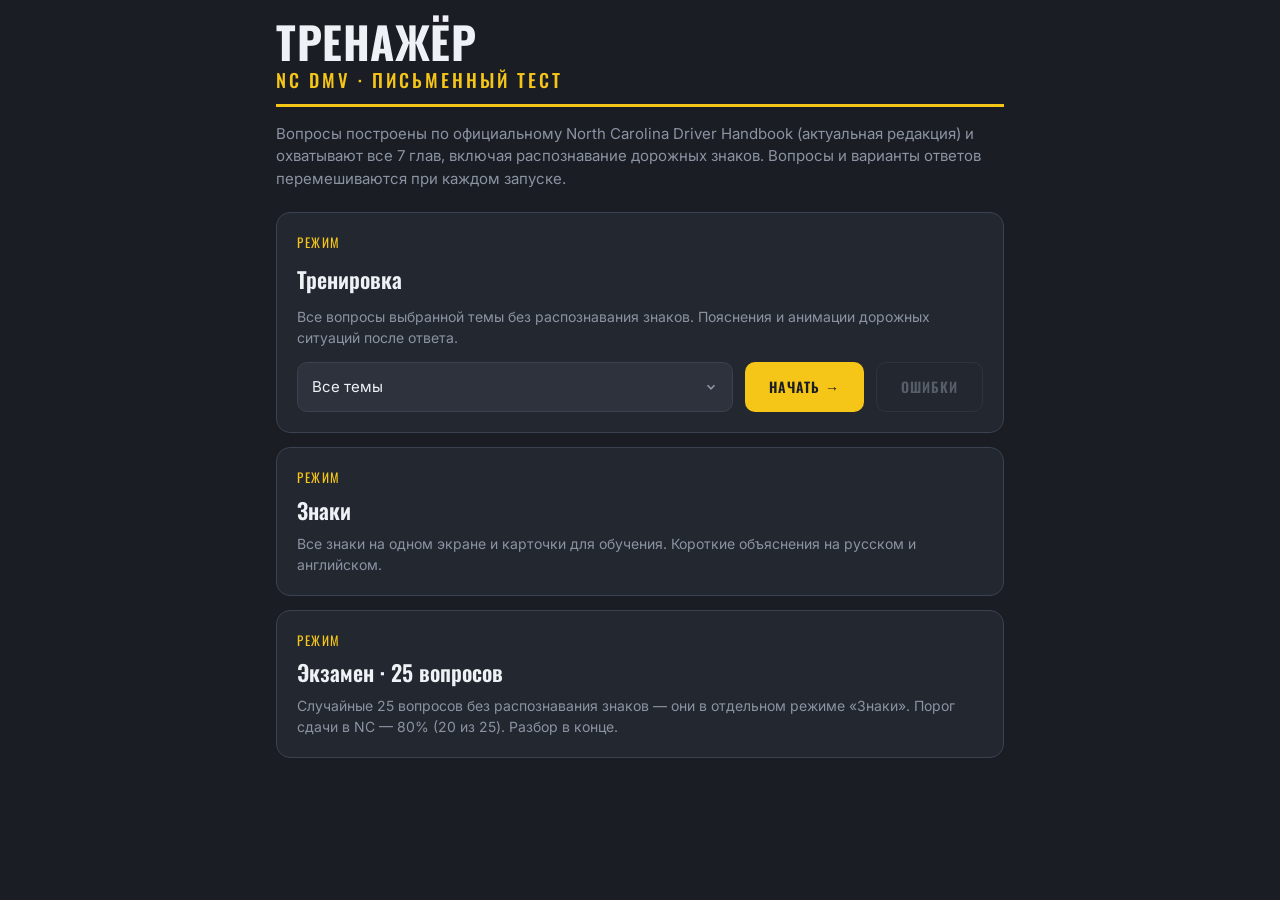
<file: index.html>
<!DOCTYPE html>
<html lang="ru">
<head>
<meta charset="UTF-8">
<meta name="viewport" content="width=device-width, initial-scale=1.0">
<title>NC DMV — Тренажёр письменного теста</title>
<link rel="stylesheet" href="road-scenes.css?v=20261007.3">
<link rel="preconnect" href="https://fonts.googleapis.com">
<link rel="preconnect" href="https://fonts.gstatic.com" crossorigin>
<link href="https://fonts.googleapis.com/css2?family=Oswald:wght@400;500;600;700&family=Inter:wght@400;500;600;700&display=swap" rel="stylesheet">
<style>
  :root{
    --asphalt:#1a1d23;
    --asphalt-2:#23272f;
    --asphalt-3:#2d323c;
    --line:#3a4150;
    --yellow:#f5c518;
    --yellow-deep:#d9a800;
    --whiteline:#eef1f5;
    --green:#22d39b;        /* изумрудно-мятный */
    --green-dim:#0f3f37;
    --red:#ff5470;          /* коралл / малиновый */
    --red-dim:#56182f;
    --blue:#3f7bff;
    --muted:#8b93a3;
  }
  *{box-sizing:border-box;margin:0;padding:0}
  html,body{background:var(--asphalt);color:var(--whiteline);font-family:'Inter',system-ui,sans-serif;-webkit-font-smoothing:antialiased}
  body{min-height:100vh;line-height:1.5}
  .wrap{max-width:760px;margin:0 auto;padding:20px 16px 64px}

  /* ---- header / road line ---- */
  .road-wrap{position:relative;margin:18px 0 28px;padding-top:26px}
  .road{position:relative;height:10px;border-radius:2px;background:var(--asphalt-3);overflow:hidden}
  .road::before{content:"";position:absolute;top:50%;left:0;right:0;height:3px;transform:translateY(-50%);
    background:repeating-linear-gradient(90deg,var(--yellow) 0 22px,transparent 22px 40px);opacity:.35}
  .road .fill{position:absolute;top:0;bottom:0;left:0;width:0;background:linear-gradient(90deg,var(--yellow-deep),var(--yellow));
    box-shadow:0 0 14px rgba(245,197,24,.45);transition:width .8s ease}
  .car{position:absolute;left:0;bottom:1px;width:52px;transform:translateX(-50%);transition:left .8s ease;pointer-events:none;z-index:2}
  .smoke{position:absolute;bottom:2px;width:9px;height:9px;border-radius:50%;pointer-events:none;z-index:1;
    background:radial-gradient(circle,rgba(206,210,216,.75),rgba(206,210,216,0) 70%)}
  @keyframes smokePuff{
    0%{opacity:0;transform:translate(-50%,0) scale(.3)}
    25%{opacity:.5}
    100%{opacity:0;transform:translate(-150%,-12px) scale(1.7)}
  }
  .car svg{display:block;width:100%;height:auto;animation:carBob 1.3s ease-in-out infinite}
  @keyframes carBob{0%,100%{transform:translateY(0)}50%{transform:translateY(-1.5px)}}
  @media (prefers-reduced-motion:reduce){ .car svg{animation:none} }

  h1{font-family:'Oswald',sans-serif;font-weight:700;font-size:clamp(28px,7vw,44px);line-height:1.02;letter-spacing:.5px;text-transform:uppercase}
  h1 .sub{display:block;font-size:.42em;font-weight:500;letter-spacing:3px;color:var(--yellow);margin-top:6px}
  .titlebar{border-bottom:3px solid var(--yellow);border-image:repeating-linear-gradient(90deg,var(--yellow) 0 1px,var(--yellow) 0 100%) 1;padding-bottom:14px}
  .dbl{height:4px;width:100%;margin-top:5px;background:
     linear-gradient(var(--yellow),var(--yellow)) top/100% 1px no-repeat,
     linear-gradient(var(--yellow),var(--yellow)) bottom/100% 1px no-repeat;}

  .lede{color:var(--muted);font-size:15px;margin:16px 0 6px}

  /* ---- cards / buttons ---- */
  .card{background:var(--asphalt-2);border:1px solid var(--line);border-radius:14px;padding:20px}
  .modes{display:grid;grid-template-columns:minmax(0,1fr);gap:14px;margin-top:22px}
  .mode{cursor:pointer;text-align:left;background:var(--asphalt-2);border:1px solid var(--line);border-radius:14px;padding:20px;
    transition:border-color .15s,transform .15s,box-shadow .15s;color:inherit;font:inherit;display:flex;flex-direction:column;gap:6px}
  .mode:hover{border-color:var(--yellow)}
  button.mode:hover{transform:translateY(-2px);box-shadow:0 8px 24px rgba(0,0,0,.25)}
  .mode:active{transform:translateY(1px)}
  button.mode:active{transform:translateY(0)}
  .mode .tag{font-family:'Oswald',sans-serif;text-transform:uppercase;letter-spacing:1.5px;font-size:13px;color:var(--yellow)}
  .mode .name{font-family:'Oswald',sans-serif;font-size:22px;font-weight:600}
  .mode .desc{color:var(--muted);font-size:14px}

  /* practice card holds the theme selector + explicit start button */
  .mode--practice{cursor:default;gap:10px}
  .mode--practice:hover{border-color:var(--line)}
  .mode--practice:focus-within{border-color:var(--yellow)}
  .practice-row{display:flex;gap:12px;align-items:stretch;margin-top:4px;flex-wrap:wrap}
  .practice-row select{flex:1 1 180px;width:auto;min-width:0}
  .mode-start{flex:none;white-space:nowrap;cursor:pointer;
    background:var(--yellow);color:var(--asphalt);border:none;border-radius:10px;
    padding:12px 24px;font-family:'Oswald',sans-serif;font-weight:600;
    text-transform:uppercase;letter-spacing:1px;font-size:14px;
    transition:filter .15s,transform .1s,background .18s,border-color .18s,color .18s}
  .mode-start:hover{filter:brightness(1.06)}
  .mode-start:active{transform:translateY(1px)}
  .mode-mistakes{background:transparent;color:var(--whiteline);border:1px solid var(--line)}
  .mode-mistakes:hover{filter:none;border-color:var(--whiteline);color:var(--whiteline)}
  .mode-mistakes:disabled{opacity:.5;cursor:not-allowed;border-color:var(--line);color:var(--muted)}
  .mode-mistakes:disabled:hover{border-color:var(--line);color:var(--muted)}
  @media (max-width:430px){
    .practice-row select{flex:1 1 100%}
    .practice-row .mode-start{flex:1 1 calc(50% - 6px);text-align:center;padding-left:8px;padding-right:8px}
  }

  .field{margin-top:20px}
  .field label{display:block;font-size:13px;text-transform:uppercase;letter-spacing:1.5px;color:var(--muted);margin-bottom:8px;font-family:'Oswald',sans-serif}
  select{width:100%;background:var(--asphalt-3);color:var(--whiteline);border:1px solid var(--line);border-radius:10px;
    padding:13px 14px;font:inherit;font-size:15px;appearance:none;
    background-image:url("data:image/svg+xml;utf8,<svg xmlns='http://www.w3.org/2000/svg' width='14' height='14' viewBox='0 0 24 24' fill='none' stroke='%238b93a3' stroke-width='3'><path d='M6 9l6 6 6-6'/></svg>");
    background-repeat:no-repeat;background-position:right 14px center;transition:border-color .15s,background-color .15s}
  select:hover{border-color:var(--muted)}
  select:focus{outline:none;border-color:var(--yellow)}

  .meta{display:flex;justify-content:space-between;align-items:center;gap:12px;margin-bottom:14px;flex-wrap:wrap}
  .pill{font-family:'Oswald',sans-serif;text-transform:uppercase;letter-spacing:1.2px;font-size:12px;padding:5px 11px;border-radius:999px;
    background:rgba(63,123,255,.14);color:var(--blue);border:1px solid rgba(63,123,255,.35);white-space:nowrap}
  .counter{font-family:'Oswald',sans-serif;font-size:14px;color:var(--muted);letter-spacing:1px}
  .counter b{color:var(--whiteline)}

  .qtext{font-size:19px;font-weight:600;line-height:1.4;margin:6px 0 18px}

  /* ---- sign image ---- */
  .qsign{justify-content:center;align-items:center;margin:0 0 18px;min-height:200px}
  .qsign svg{width:160px;height:160px;display:block}
  .qsign img{max-width:230px;max-height:200px;width:auto;height:auto;display:block}
  .signfail{color:var(--muted);font-size:14px;text-align:center;padding:10px 6px}

  .opts{display:grid;gap:11px}
  .opt{cursor:pointer;text-align:left;background:var(--asphalt-3);border:1px solid var(--line);border-radius:11px;
    padding:14px 15px;font:inherit;font-size:15.5px;color:var(--whiteline);display:flex;gap:13px;align-items:flex-start;
    transition:border-color .15s,background .15s,color .15s,transform .12s,box-shadow .2s;animation:optIn .3s ease both}
  .opt:hover:not(:disabled){border-color:var(--yellow);transform:translateY(-1px)}
  .opt:active:not(:disabled){transform:translateY(0) scale(.995)}
  .opt:disabled{cursor:default}
  .opt .key{flex:0 0 26px;height:26px;border-radius:7px;background:var(--asphalt-2);border:1px solid var(--line);
    display:grid;place-items:center;font-family:'Oswald',sans-serif;font-weight:600;font-size:14px;color:var(--muted);
    transition:background .15s,border-color .15s,color .15s}
  .opt.correct{background:var(--green-dim);border-color:var(--green)}
  .opt.correct .key{background:var(--green);border-color:var(--green);color:#04261c}
  .opt.wrong{background:var(--red-dim);border-color:var(--red)}
  .opt.wrong .key{background:var(--red);border-color:var(--red);color:#3a0a18}

  .exp{margin-top:16px;border-left:3px solid var(--blue);background:var(--asphalt-3);
    border-radius:0 10px 10px 0;padding:13px 15px;font-size:14.5px;color:#d8dde6;display:none}
  .exp.show{display:block;animation:expIn .3s ease both}
  .exp .v{font-family:'Oswald',sans-serif;text-transform:uppercase;letter-spacing:1.5px;font-size:12px;color:var(--blue);margin-bottom:5px}

  .row{display:flex;gap:12px;margin-top:20px;align-items:center;flex-wrap:wrap}
  .btn{cursor:pointer;font:inherit;font-family:'Oswald',sans-serif;text-transform:uppercase;letter-spacing:1.2px;font-weight:600;
    font-size:15px;border-radius:11px;padding:13px 24px;border:1px solid transparent;
    transition:transform .1s,filter .12s,background .18s,border-color .18s,color .18s}
  .btn:active{transform:translateY(1px)}
  .btn-primary{background:var(--yellow);color:#1a1308;box-shadow:0 0 0 0 rgba(245,197,24,.5)}
  .btn-primary:hover{filter:brightness(1.06)}
  .btn-ghost{background:transparent;color:var(--muted);border-color:var(--line)}
  .btn-ghost:hover{color:var(--whiteline);border-color:var(--muted)}
  .btn[disabled]{opacity:.4;cursor:default}
  #back .back-icon{display:none}
  @media (max-width:400px){
    #back .back-text{display:none}
    #back .back-icon{display:block}
    #back{width:46px;padding-left:0;padding-right:0;display:flex;align-items:center;justify-content:center}
  }
  .spacer{flex:1}

  /* ---- resume modal ---- */
  .modal{position:fixed;inset:0;z-index:300;display:flex;align-items:center;justify-content:center;padding:20px;
    background:rgba(10,12,16,.55);backdrop-filter:blur(5px);-webkit-backdrop-filter:blur(5px)}
  .modal.hide{display:none}
  .modal-card{background:var(--asphalt-2);border:1px solid var(--line);border-radius:16px;padding:24px;
    max-width:380px;width:100%;box-shadow:0 20px 60px rgba(0,0,0,.5)}
  .modal-tag{font-family:'Oswald',sans-serif;text-transform:uppercase;letter-spacing:1.5px;font-size:12px;color:var(--yellow);margin-bottom:8px}
  .modal-title{font-family:'Oswald',sans-serif;font-size:22px;font-weight:600;margin-bottom:8px}
  .modal-text{color:var(--muted);font-size:14.5px;line-height:1.5;margin-bottom:20px}
  .modal-actions{display:flex;gap:12px;flex-wrap:wrap}
  .modal-actions .btn{flex:1 1 130px;justify-content:center;text-align:center}
  @keyframes modalOverlayIn{from{opacity:0}to{opacity:1}}
  @keyframes modalOverlayOut{from{opacity:1}to{opacity:0}}
  @keyframes modalCardIn{from{opacity:0;transform:translateY(14px) scale(.95)}to{opacity:1;transform:none}}
  @keyframes modalCardOut{from{opacity:1;transform:none}to{opacity:0;transform:translateY(8px) scale(.97)}}
  .modal:not(.hide){animation:modalOverlayIn .2s ease both}
  .modal:not(.hide) .modal-card{animation:modalCardIn .28s cubic-bezier(.2,1.35,.4,1) both}
  .modal.closing{animation:modalOverlayOut .18s ease forwards}
  .modal.closing .modal-card{animation:modalCardOut .18s ease forwards}
  @media (prefers-reduced-motion:reduce){
    .modal:not(.hide),.modal:not(.hide) .modal-card,.modal.closing,.modal.closing .modal-card{animation:none}
  }

  /* ---- микроанимации взаимодействия ---- */
  @keyframes qIn{from{opacity:0;transform:translateY(10px)}to{opacity:1;transform:none}}
  @keyframes optIn{from{opacity:0;transform:translateY(7px)}to{opacity:1;transform:none}}
  @keyframes optPick{
    0%{box-shadow:inset 0 0 0 0 rgba(245,197,24,0)}
    45%{box-shadow:inset 0 0 20px 0 rgba(245,197,24,.5)}
    100%{box-shadow:inset 0 0 0 0 rgba(245,197,24,0)}
  }
  @keyframes optCorrect{
    0%{box-shadow:inset 0 0 0 0 rgba(46,231,178,0)}
    45%{box-shadow:inset 0 0 20px 0 rgba(46,231,178,.55)}
    100%{box-shadow:inset 0 0 0 0 rgba(46,231,178,0)}
  }
  @keyframes optWrong{
    0%{box-shadow:inset 0 0 0 0 rgba(255,90,116,0)}
    45%{box-shadow:inset 0 0 20px 0 rgba(255,90,116,.5)}
    100%{box-shadow:inset 0 0 0 0 rgba(255,90,116,0)}
  }
  @keyframes expIn{from{opacity:0;transform:translateY(8px)}to{opacity:1;transform:none}}
  @keyframes countPop{0%{transform:scale(1)}40%{transform:scale(1.4);color:var(--green)}100%{transform:scale(1)}}
  @keyframes screenIn{from{opacity:0}to{opacity:1}}
  .anim-in{animation:qIn .34s cubic-bezier(.2,.7,.3,1) both}
  .screen-in{animation:screenIn .28s ease both}
  #qok{display:inline-block;transition:color .2s}
  .qok-pop{animation:countPop .45s ease}
  @media (prefers-reduced-motion:reduce){
    .anim-in,.screen-in,.opt,.exp.show,.qok-pop{animation:none!important}
  }

  /* ---- фиксированная нижняя панель кнопок (матовое стекло) ---- */
  #quiz{padding-bottom:96px}
  .actionbar{position:fixed;left:0;right:0;bottom:0;z-index:50;pointer-events:none;
    padding:0 16px calc(14px + env(safe-area-inset-bottom))}
  .actionbar-inner{max-width:728px;margin:0 auto;display:flex;align-items:center;gap:12px;
    pointer-events:auto;background:rgba(35,39,47,.55);
    -webkit-backdrop-filter:blur(22px);backdrop-filter:blur(22px);
    border:1px solid var(--line);border-radius:16px;
    box-shadow:0 12px 32px rgba(0,0,0,.55);padding:16px 20px}

  /* ---- results ---- */
  .score-wrap{text-align:center;padding:10px 0 4px}
  .score{font-family:'Oswald',sans-serif;font-weight:700;font-size:64px;line-height:1}
  .score small{font-size:.42em;color:var(--muted)}
  .verdict{font-family:'Oswald',sans-serif;text-transform:uppercase;letter-spacing:2px;font-size:18px;margin-top:8px}
  .verdict.pass{color:var(--green)}
  .verdict.fail{color:var(--red)}
  .bars{margin-top:26px;display:grid;gap:9px}
  .bar{display:grid;grid-template-columns:1fr auto;gap:8px;align-items:center}
  .bar .lbl{font-size:13.5px;color:#cdd3dc}
  .bar .track{grid-column:1/-1;height:7px;border-radius:4px;background:var(--asphalt-3);overflow:hidden}
  .bar .track > span{display:block;height:100%;background:var(--yellow)}
  .bar .num{font-family:'Oswald',sans-serif;font-size:13px;color:var(--muted)}

  .hide{display:none!important}
  .footnote{color:var(--muted);font-size:12.5px;margin-top:26px;text-align:center;line-height:1.6}
  ::selection{background:var(--yellow);color:#1a1308}

  /* ---- результат: кнопки 50/50 + разбор + фильтры ---- */
  .actions2{display:flex;gap:12px;margin-top:22px}
  .actions2 .btn{flex:1;justify-content:center;text-align:center;padding-left:10px;padding-right:10px}
  .review{margin-top:24px}
  .rfilters{display:flex;gap:8px;margin-bottom:14px;flex-wrap:wrap}
  .rfilter{cursor:pointer;font:inherit;font-family:'Oswald',sans-serif;text-transform:uppercase;letter-spacing:1px;font-size:13px;
    padding:8px 14px;border-radius:999px;border:1px solid var(--line);background:var(--asphalt-3);color:var(--muted);transition:background .12s,color .12s}
  .rfilter.active{background:var(--yellow);color:#1a1308;border-color:var(--yellow)}
  .rlist{display:grid;gap:10px}
  .ritem{background:var(--asphalt-3);border:1px solid var(--line);border-left-width:4px;border-radius:10px;padding:12px 14px}
  .ritem.ok{border-left-color:var(--green)}
  .ritem.no{border-left-color:var(--red)}
  .ritem .rq{font-size:14.5px;font-weight:600;line-height:1.4;margin-bottom:9px;display:flex;gap:10px;align-items:flex-start}
  .ritem .rq img{width:48px;height:48px;object-fit:contain;flex:0 0 auto;background:#fff;border-radius:6px;padding:3px}
  .ritem .ra{font-size:14px;line-height:1.4;display:flex;gap:7px;margin-top:3px}
  .ritem .ra .t2{flex:0 0 auto;color:var(--muted)}
  .ritem .ra.youok span:last-child{color:var(--green)}
  .ritem .ra.youno span:last-child{color:var(--red)}
  .ritem .ra.right span:last-child{color:var(--green)}

  /* ---- полноэкранный оверлей-анимация ---- */
  .celebrate{position:fixed;inset:0;z-index:200;display:flex;flex-direction:column;align-items:center;justify-content:center;
    text-align:center;padding:24px;overflow:hidden;background:rgba(16,18,22,.88);-webkit-backdrop-filter:blur(7px);backdrop-filter:blur(7px)}
  .celebrate .cemoji{font-size:80px;line-height:1;animation:cpop .6s cubic-bezier(.2,1.5,.4,1) both}
  .celebrate .ctitle{font-family:'Oswald',sans-serif;text-transform:uppercase;letter-spacing:1.5px;font-size:clamp(26px,7vw,38px);font-weight:700;margin-top:14px;animation:crise .5s .12s both}
  .celebrate .csub{color:#cdd3dc;font-size:16px;line-height:1.5;margin-top:10px;max-width:440px;animation:crise .5s .22s both}
  .celebrate .chint{color:var(--muted);font-size:12.5px;text-transform:uppercase;letter-spacing:1.5px;margin-top:26px;animation:crise .5s .42s both}
  .celebrate.win .ctitle{color:var(--green)}
  .celebrate.try .ctitle{color:var(--yellow)}
  .celebrate.fade{animation:cefade .45s forwards}
  .celebrate .cwrap{position:relative;z-index:1;display:flex;flex-direction:column;align-items:center}
  .confetti{position:absolute;top:-14px;width:9px;height:14px;border-radius:1px;will-change:transform;animation:confall linear infinite;z-index:0}
  @keyframes cpop{from{transform:scale(.3);opacity:0}to{transform:scale(1);opacity:1}}
  @keyframes crise{from{transform:translateY(14px);opacity:0}to{transform:translateY(0);opacity:1}}
  @keyframes cefade{to{opacity:0;visibility:hidden}}
  @keyframes confall{to{transform:translateY(110vh) rotate(680deg)}}

  /* тач-устройства: hover «залипает» после тапа — отключаем hover-эффекты, оставляем active/feedback */
  @media (hover:none){
    .mode:hover{border-color:var(--line)}
    button.mode:hover{transform:none;box-shadow:none}
    .mode-start:hover{filter:none}
    .mode-mistakes:hover{filter:none;border-color:var(--line);color:var(--whiteline)}
    .opt:hover:not(:disabled){border-color:var(--line);transform:none}
    .btn-primary:hover{filter:none}
    .btn-ghost:hover{color:var(--muted);border-color:var(--line)}
    select:hover{border-color:var(--line)}
  }

  /* ---- sign catalog and bilingual meanings ---- */
  .sign-grid{display:grid;grid-template-columns:repeat(3,minmax(0,1fr));gap:10px;margin-top:22px}
  .sign-tile{display:flex;align-items:center;justify-content:center;aspect-ratio:1;min-width:0;
    padding:10px;background:var(--asphalt-2);border:1px solid var(--line);border-radius:12px;cursor:pointer}
  .sign-tile img{width:100%;height:100%;object-fit:contain}
  .sign-tile:hover{border-color:var(--yellow)}
  button:focus-visible{outline:3px solid var(--yellow);outline-offset:4px}
  .sign-tile .signfail{font-size:11px;padding:0}
  .exp-en{margin-top:10px;padding-top:10px;border-top:1px solid var(--line);color:var(--yellow)}
  .catalog-actions{position:sticky;top:0;z-index:5;background:var(--asphalt);padding:12px 0;margin-top:10px}
  .sign-detail-card{margin-top:22px}
  .source-link{color:var(--muted)}
  .sign-filter{display:flex;align-items:flex-start;gap:10px;cursor:pointer;margin:8px 0;color:var(--whiteline);font-size:15px}
  .sign-filter input{width:20px;height:20px;flex:0 0 20px;margin-top:2px;accent-color:var(--yellow);cursor:pointer}
  .sign-filter input:focus-visible{outline:3px solid var(--yellow);outline-offset:3px}
  .sign-filter-note{color:var(--muted);font-size:13px;line-height:1.5}
  @media (min-width:600px){.sign-grid{grid-template-columns:repeat(4,minmax(0,1fr));gap:14px}.sign-tile{padding:18px}}
</style>
</head>
<body>
<div class="wrap">

  <!-- START -->
  <section id="start">
    <div class="titlebar">
      <h1>Тренажёр<span class="sub">NC DMV · письменный тест</span></h1>
    </div>
    <p class="lede">Вопросы построены по официальному North Carolina Driver Handbook (актуальная редакция) и охватывают все 7 глав, включая распознавание дорожных знаков. Вопросы и варианты ответов перемешиваются при каждом запуске.</p>

    <div class="modes">
      <div class="mode mode--practice">
        <span class="tag">Режим</span>
        <span class="name">Тренировка</span>
        <span class="desc">Все вопросы выбранной темы без распознавания знаков. Пояснения и анимации дорожных ситуаций после ответа.</span>
        <div class="practice-row">
          <select id="cat"><option value="__all">Все темы</option></select>
          <button class="mode-start" data-mode="practice">Начать →</button>
          <button class="mode-start mode-mistakes" id="mistakesBtn" type="button"
            title="Тренировка только по вопросам выбранной темы, в которых вы ранее ошиблись">Ошибки</button>
        </div>
      </div>
      <button class="mode" data-mode="flash">
        <span class="tag">Режим</span>
        <span class="name">Знаки</span>
        <span class="desc">Все знаки на одном экране и карточки для обучения. Короткие объяснения на русском и английском.</span>
      </button>
      <button class="mode" data-mode="exam">
        <span class="tag">Режим</span>
        <span class="name">Экзамен · 25 вопросов</span>
        <span class="desc">Случайные 25 вопросов без распознавания знаков — они в отдельном режиме «Знаки». Порог сдачи в NC — 80% (20 из 25). Разбор в конце.</span>
      </button>
    </div>
  </section>

  <!-- SIGN CATALOG -->
  <section id="signCatalog" class="hide" aria-labelledby="signCatalogTitle">
    <div class="titlebar"><h1 id="signCatalogTitle">Дорожные знаки<span class="sub">NC DMV · Road signs</span></h1></div>
    <p class="lede">Нажмите на знак, чтобы изучить его. Начните обучение, чтобы повторить все знаки в случайном порядке.</p>
    <div class="row catalog-actions">
      <button class="btn btn-ghost" id="catalogHome" type="button">На главную</button>
      <span class="spacer"></span>
      <button class="btn btn-primary" id="signsBegin" type="button">Начать →</button>
    </div>
    <label class="sign-filter" for="handbookOnly">
      <input id="handbookOnly" type="checkbox" aria-describedby="signFilterNote">
      <span>Только знаки из DMV Handbook</span>
    </label>
    <p class="sign-filter-note" id="signFilterNote">Знаки из иллюстраций официального учебника. Фильтр действует и при обучении.</p>
    <p class="sign-filter-note" id="signCount" role="status" aria-live="polite"></p>
    <div class="sign-grid" id="signGrid" aria-label="Все дорожные знаки"></div>
    <p class="footnote"><a class="source-link" href="https://www.ncdot.gov/dmv/license-id/driver-licenses/new-drivers/Documents/nc-driver-handbook.pdf#page=85" target="_blank" rel="noopener noreferrer">Открыть DMV Handbook (PDF) · знаки на стр. 83–87</a></p>
  </section>

  <!-- SIGN DETAIL -->
  <section id="signDetail" class="hide" aria-labelledby="signDetailTitle">
    <div class="titlebar"><h1 id="signDetailTitle">Изучить знак<span class="sub">Learn a road sign</span></h1></div>
    <div class="card sign-detail-card">
      <div class="meta"><span class="pill" id="detailCategory"></span></div>
      <div class="qsign" id="detailImage" style="display:flex"></div>
      <div class="exp show"><div class="v">Пояснение / Explanation</div><div id="detailExplanation"></div></div>
    </div>
    <div class="row"><button class="btn btn-ghost" id="detailBack" type="button">← Все знаки</button></div>
  </section>

  <!-- QUIZ -->
  <section id="quiz" class="hide">
    <div class="road-wrap">
      <div class="road"><div class="fill" id="fill"></div></div>
      <div class="car" id="car" aria-hidden="true">
        <svg viewBox="4 31 92 38" xmlns="http://www.w3.org/2000/svg">
          <path fill="#15161a" d="M69.3,59.3c0,4.1,3.4,7.5,7.5,7.5s7.5-3.4,7.5-7.5s-3.4-7.5-7.5-7.5S69.3,55.2,69.3,59.3z"/>
          <path fill="#15161a" d="M13.3,59.3c0,4.1,3.4,7.5,7.5,7.5s7.5-3.4,7.5-7.5s-3.4-7.5-7.5-7.5S13.3,55.2,13.3,59.3z"/>
          <path fill="#15161a" d="M30.6,61.2c0,0.3-0.1,0.7-0.2,1l37.3,1.1c-0.2-0.3-0.3-0.7-0.4-1L30.6,61.2z"/>
          <path fill="#f5f7fa" d="M8.6,58.8C8.7,59.5,9.3,60,10,60h1c0,0,0-0.1,0-0.2c0-0.5,0-0.9,0.1-1.3c0.1-0.5,0.2-1,0.3-1.5c1.2-4.2,5-7.3,9.6-7.3  c4.8,0,8.8,3.3,9.8,7.8c0.1,0.5,0.2,1,0.2,1.5c0,0.2,0,0.5,0,0.7c0,0.3,0,0.5,0,0.8l36.2,1C67.1,61,67,60.5,67,60c0-0.2,0-0.3,0-0.4  c0-0.3,0.1-0.7,0.1-1.1c0.5-5,4.8-8.9,9.9-8.9c5.4,0,9.7,4.1,10,9.4c0,0.2,0,0.4,0,0.6c0,0.3,0,0.6,0,0.9c-0.1,0.5-0.2,1-0.3,1.5  l2.8,0.1l0,0c0.6,0,1.2-0.4,1.4-1c0.9-2.7,1.2-5.6,1.1-6.2c-0.1-0.4-0.3-0.8-0.7-1c-0.5-0.4-0.8-0.7-0.9-0.8  c0.2-1.3-0.3-2.6-1.2-3.8c-2.8-3.3-9.8-5.3-20.9-5.8c-1.7-1.9-7.5-8.3-10.3-9.3c-2.5-0.8-31.5-1.5-38.4-0.6c-0.7,0-1.3,0.7-1.3,1.4  c0,0.2,0.1,0.5,0.2,0.7c-1.3,1.1-3.1,2.9-4.6,6.1c-0.5,0.1-1,0.5-1.5,1c-1.6,1.7-2.6,5.2-2.6,7.8C7.5,52,7.5,54.1,8.6,58.8z   M13.6,43.6c0.2,0,0.4,0.2,0.3,0.7c-0.3,0.9-0.9,3.6-1.2,4.4c-0.2,0.6-0.6,0.9-1,0.9c-0.1,0-0.2,0-0.3-0.1c-0.5-0.4-0.3-1.9,0-2.9  c0.2-1,0.7-2.2,1.3-2.7C13,43.8,13.3,43.7,13.6,43.6z M38.7,35.7l16.7,0.2l0.6,0.7l6.7,8.1l-23.6-1L38.8,36L38.7,35.7z M38.6,46  l3.9,0.2c0.6,0,1,0.4,1,1s-0.5,1-1,1l0,0L38.6,48c-0.6,0-1-0.4-1-1S38.1,46,38.6,46z M84.6,49.4c-0.5-0.8-0.8-1.5-0.8-2  c0-0.1,0-0.3,0.1-0.4c0.5-0.5,1.9,0.1,3.2,1.5c1.2,1.2,1.8,2.7,1.6,3.4c0,0.1,0,0.1-0.1,0.2c-0.2,0.3-0.8,0.2-1.4-0.2  S86,51,85.4,50.4C85.1,50.1,84.8,49.7,84.6,49.4z M18.7,42.8l3.9-6.7l0.4-0.6l12.8,0.2c0,0.1,0,0.2,0,0.3c0,1.8-0.1,5.8-0.1,7.6  L18.7,42.8z"/>
        </svg>
      </div>
    </div>
    <div class="card">
      <div class="meta">
        <span class="pill" id="qcat">—</span>
        <span class="counter"><span id="qlabel">Вопрос</span> <b id="qnum">1</b> / <span id="qtot">1</span><span id="okwrap"> · ✓ <b id="qok">0</b></span></span>
      </div>
      <div class="qtext" id="qtext">…</div>
      <div class="qsign" id="qsign" style="display:none"></div>
      <div class="opts" id="opts"></div>
      <div class="exp" id="exp"><div class="v">Пояснение / Explanation</div><div id="exptext"></div></div>
    </div>
    <div class="actionbar">
      <div class="actionbar-inner">
        <button class="btn btn-ghost" id="quit">Выйти</button>
        <span class="spacer"></span>
        <button class="btn btn-ghost" id="back" style="display:none" aria-label="Назад"><span class="back-text">Назад</span><svg class="back-icon" viewBox="0 0 24 24" width="18" height="18" fill="none" stroke="currentColor" stroke-width="2.5" stroke-linecap="round" stroke-linejoin="round"><path d="M15 18l-6-6 6-6"/></svg></button>
        <button class="btn btn-primary" id="next" disabled>Далее</button>
      </div>
    </div>
  </section>

  <!-- RESULTS -->
  <section id="results" class="hide">
    <div class="titlebar"><h1>Результат<span class="sub">NC DMV · письменный тест</span></h1></div>
    <div class="card" style="margin-top:22px">
      <div class="score-wrap">
        <div class="score"><span id="rPct">0</span><small id="rPctUnit">%</small></div>
        <div class="verdict" id="rVerdict">—</div>
        <p class="lede" id="rLine" style="margin-top:10px"></p>
      </div>
      <div class="bars" id="rBars"></div>
      <div class="actions2">
        <button class="btn btn-primary" id="again">Пройти снова</button>
        <button class="btn btn-ghost" id="home">На главную</button>
      </div>
      <div class="review" id="review">
        <div class="rfilters" id="rfilters">
          <button class="rfilter active" data-f="all">Все</button>
          <button class="rfilter" data-f="correct">Правильные</button>
          <button class="rfilter" data-f="wrong">Не правильные</button>
        </div>
        <div class="rlist" id="rlist"></div>
      </div>
    </div>
    <p class="footnote">Тренажёр носит учебный характер и не заменяет официальный handbook. Сверяйтесь с актуальной версией на MyNCDMV.gov — законы и сборы могут меняться.</p>
  </section>

</div>

<div id="celebrate" class="celebrate hide" aria-hidden="true"></div>

<div id="resumeModal" class="modal hide" role="dialog" aria-modal="true" aria-labelledby="resumeTitle">
  <div class="modal-card">
    <div class="modal-tag">Незавершённая сессия</div>
    <h3 class="modal-title" id="resumeTitle">Продолжить?</h3>
    <p class="modal-text" id="resumeText"></p>
    <div class="modal-actions">
      <button class="btn btn-primary" id="resumeContinue" type="button">Продолжить</button>
      <button class="btn btn-ghost" id="resumeRestart" type="button">Заново</button>
    </div>
  </div>
</div>

<script>
/* NC DMV practice questions. a = index of correct option (before shuffle). */
const QUESTIONS = [
{cat:`Лицензии и пермиты`, q:`С какого возраста в Северной Каролине можно получить обычное учебное разрешение (learner permit)?`,
opts:[`С 16 лет`,`С 18 лет и старше`,`С 15 лет`,`С 21 года`], a:1,
exp:`Обычное учебное разрешение (learner permit) доступно лицам 18 лет и старше. Для подростков 15–18 действует отдельная система ступенчатого лицензирования (Graduated Licensing).`},

{cat:`Лицензии и пермиты`, q:`Какие тесты требуются для получения учебного разрешения (learner permit)?`,
opts:[`Только дорожный экзамен`,`Зрение, дорожные знаки и знание законов`,`Только зрение`,`Зрение и дорожный экзамен`], a:1,
exp:`Для учебного разрешения (learner permit) сдают зрение, знаки и знание законов о ТС. Дорожный экзамен (on-road) для пермита не требуется.`},

{cat:`Лицензии и пермиты`, q:`Кто должен находиться в машине с владельцем учебного разрешения (learner permit) во время движения?`,
opts:[`Любой пассажир старше 18`,`Лицензированный водитель, сидящий рядом с владельцем пермита`,`Никто не обязан`,`Сотрудник Отдела транспортных средств (DMV)`], a:1,
exp:`Рядом с владельцем пермита обязан сидеть человек, имеющий действующие права на управление данным типом ТС.`},

{cat:`Лицензии и пермиты`, q:`Какие тесты сдают для первой лицензии (original driver license)?`,
opts:[`Только знание законов`,`Зрение, знание законов, дорожные знаки и навыки вождения`,`Только зрение и знаки`,`Зрение и навыки вождения`], a:1,
exp:`Для первой лицензии проверяют зрение, знание законов, распознавание знаков и навыки вождения (on-road test).`},

{cat:`Лицензии и пермиты`, q:`Когда сдают дорожный экзамен (on-the-road test) относительно остальных тестов?`,
opts:[`Первым делом`,`После того как сданы все остальные тесты`,`В любой удобный момент`,`Только при продлении`], a:1,
exp:`Дорожный экзамен сдают только после успешного прохождения всех остальных тестов.`},

{cat:`Лицензии и пермиты`, q:`Сколько действует мотоциклетное учебное разрешение (motorcycle learner permit)?`,
opts:[`6 месяцев без продления`,`12 месяцев с возможностью продления на 6 месяцев`,`2 года`,`Бессрочно`], a:1,
exp:`Мотоциклетный учебный пермит действует 12 месяцев и может быть продлён один раз на 6 месяцев.`},

{cat:`Лицензии и пермиты`, q:`Можно ли возить пассажира с мотоциклетным учебным разрешением (motorcycle learner permit)?`,
opts:[`Да, одного`,`Нет, перевозка пассажиров запрещена`,`Да, если он в шлеме`,`Только взрослого`], a:1,
exp:`Мотоциклетный учебный пермит разрешает управление мотоциклом без пассажиров.`},

{cat:`Лицензии и пермиты`, q:`Каждый из тестов на лицензию...`,
opts:[`сдаётся одной общей попыткой`,`сдаётся отдельно`,`можно пропустить при наличии диплома`,`объединён в один экзамен`], a:1,
exp:`Каждый тест на права сдаётся отдельно.`},

{cat:`Лицензии и пермиты`, q:`Что произойдёт, если вам предписаны корректирующие линзы, а вы ведёте машину без них?`,
opts:[`Ничего, это рекомендация`,`Наказание такое же, как за вождение без прав`,`Только устное предупреждение`,`Штраф $25`], a:1,
exp:`Если в правах стоит ограничение на корректирующие линзы, вождение без них наказывается так же, как вождение без прав.`},

{cat:`Лицензии и пермиты`, q:`Какой класс прав нужен большинству водителей для личного авто и небольших грузовиков?`,
opts:[`класс A (Class A)`,`класс B (Class B)`,`класс C (Class C)`,`коммерческие права класса C (CDL Class C)`], a:2,
exp:`Большинству достаточно обычной лицензии класса C (Class C) — для личных автомобилей и небольших грузовиков.`},

{cat:`Лицензии и пермиты`, q:`По обычному классу C (Class C): с какого возраста можно управлять связкой «ТС + буксируемый прицеп» (суммарная полная разрешённая масса (GVWR) < 26 001 фунта)?`,
opts:[`16 лет`,`17 лет`,`18 лет`,`21 год`], a:2,
exp:`Класс C (Class C) покрывает одиночное некоммерческое ТС с полной разрешённой массой (GVWR) < 26 001 фунта, а также связку с буксируемым прицепом (суммарная полная разрешённая масса (GVWR) < 26 001) — но управление такой связкой разрешено водителю 18 лет и старше. Одиночным ТС по классу C (Class C) ездят и провизорные водители 16–17 лет.`},

{cat:`Лицензии и пермиты`, q:`В каком ТС нужно сдавать дорожный экзамен на навыки?`,
opts:[`В любом доступном`,`В ТС, представляющем класс желаемой лицензии`,`Только в учебном авто Отдела транспортных средств (DMV)`,`В арендованном грузовике`], a:1,
exp:`Экзамен на навыки сдаётся в ТС, соответствующем классу желаемой лицензии.`},

{cat:`Лицензии и пермиты`, q:`Нужны ли коммерческие водительские права (CDL) для управления пожарной/спасательной техникой или военной техникой?`,
opts:[`Да, всегда`,`Нет, но требуется обычная лицензия соответствующего класса`,`Да, только класс A (Class A)`,`Нет, права вообще не нужны`], a:1,
exp:`Коммерческие водительские права (CDL) не нужны для рекреационной (recreational), военной, пожарной/спасательной техники и некоторых фермерских ТС, но обычная лицензия нужного класса требуется всегда.`},

{cat:`Лицензии и пермиты`, q:`Какие требования к водителю школьного автобуса?`,
opts:[`18 лет, 6 месяцев опыта, коммерческие водительские права (CDL) класса B или C с эндорсментами «S» и «P» и сертификат`,`16 лет и обычная лицензия`,`21 год и любые коммерческие водительские права (CDL)`,`Только эндорсмент «P»`], a:0,
exp:`Водитель школьного автобуса: не моложе 18 лет, минимум 6 месяцев опыта, коммерческие водительские права (CDL) класса B или C с эндорсментами «S» (школьный автобус, school bus) и «P» (пассажиры, passenger) плюс сертификат водителя школьного автобуса (School Bus Driver's Certificate).`},

{cat:`Лицензии и пермиты`, q:`Что нужно для управления мотоциклом на дорогах общего пользования?`,
opts:[`Любая лицензия`,`Обычная/коммерческая лицензия с мотоэндорсментом либо мотоциклетный пермит`,`Только сертификат курсов`,`Ничего, если есть шлем`], a:1,
exp:`Нужна обычная или коммерческая лицензия с эндорсментом «мотоцикл» либо мотоциклетное учебное разрешение (motorcycle learner permit).`},

{cat:`Лицензии и пермиты`, q:`С первого ограниченного учебного разрешения (Limited Learner Permit), уровень 1 (Level 1) в первые 6 месяцев разрешено ездить...`,
opts:[`в любое время без надзора`,`с 5:00 до 21:00 в сопровождении сопровождающего водителя (supervising driver)`,`только днём в одиночку`,`с 9:00 до 17:00 без надзора`], a:1,
exp:`Первые 6 месяцев уровень 1 (Level 1) разрешает движение с 5:00 до 21:00 только в сопровождении сопровождающего водителя (supervising driver).`},

{cat:`Лицензии и пермиты`, q:`Сколько часов вождения нужно отметить в журнал вождения (Driving Log) на уровне 1 (Level 1, Limited Learner Permit)?`,
opts:[`12 часов`,`30 часов`,`минимум 60 часов`,`минимум 100 часов`], a:2,
exp:`На уровне 1 (Level 1) в журнале нужно отметить минимум 60 часов вождения.`},

{cat:`Лицензии и пермиты`, q:`Сколько нужно держать пермит уровня 1 (Level 1) до подачи на ограниченную провизорную лицензию (Limited Provisional), уровень 2 (Level 2)?`,
opts:[`3 месяца`,`6 месяцев`,`9 месяцев`,`12 месяцев`], a:2,
exp:`Уровень 1 (Level 1) нужно держать 9 месяцев до подачи на ограниченную провизорную лицензию (Limited Provisional License).`},

{cat:`Лицензии и пермиты`, q:`В каком возрасте можно получить уровень 2 (Level 2, Limited Provisional License)?`,
opts:[`15–17`,`не моложе 16, но младше 18`,`18–20`,`16–21`], a:1,
exp:`Уровень 2 (Level 2) доступен водителям не моложе 16 и младше 18 лет.`},

{cat:`Лицензии и пермиты`, q:`Без надзора по уровню 2 (Level 2, Limited Provisional) можно ездить...`,
opts:[`в любое время`,`с 5:00 до 21:00 (и в любое время по пути на/с работы или дежурства добровольцем)`,`только ночью`,`только по выходным`], a:1,
exp:`Уровень 2 (Level 2) без надзора: с 5:00 до 21:00, а также в любое время по пути прямо на/с работы или дежурства добровольцем в пожарной/спасательной/скорой помощи (EMS) службе.`},

{cat:`Лицензии и пермиты`, q:`Какое ограничение по пассажирам действует на уровне 2 (Level 2, Limited Provisional) при езде без надзора?`,
opts:[`Пассажиры полностью запрещены`,`Не более одного пассажира младше 21, не из того же домохозяйства (исключения — члены семьи и поездка прямо в/из школы)`,`Любое число пассажиров`,`Только пассажиры старше 25`], a:1,
exp:`На уровне 2 (Level 2) без надзора допускается не более одного пассажира младше 21, не являющегося членом того же домохозяйства. Ограничения «младше 21» нет, если все пассажиры — члены семьи водителя; также можно везти одного ученика младше 21 прямо в/из школы.`},

{cat:`Лицензии и пермиты`, q:`Сколько нужно держать уровень 2 (Level 2) до подачи на полную провизорную лицензию (Full Provisional), уровень 3 (Level 3)?`,
opts:[`3 месяца`,`минимум 6 месяцев`,`9 месяцев`,`12 месяцев`], a:1,
exp:`Уровень 2 (Level 2) нужно держать минимум 6 месяцев до подачи на полную провизорную лицензию (Full Provisional License).`},

{cat:`Лицензии и пермиты`, q:`Какие ограничения по времени и пассажирам действуют на уровне 3 (Level 3, Full Provisional)?`,
opts:[`Те же, что на уровне 1 (Level 1)`,`Ограничения уровней 1 и 2 (Level 1, Level 2) по времени, надзору и пассажирам не применяются`,`Запрет на ночные поездки`,`Только один пассажир`], a:1,
exp:`На уровне 3 (Level 3) ограничения уровней 1 и 2 (Level 1, Level 2) по времени, надзору и числу пассажиров не действуют (но запрет сотового для лиц младше 18 сохраняется).`},

{cat:`Лицензии и пермиты`, q:`Кто может быть сопровождающим водителем (supervising driver) для подростка?`,
opts:[`Любой совершеннолетний`,`Родитель/бабушка-дедушка/опекун или одобренное ими лицо с правами и стажем не менее 5 лет`,`Только инструктор автошколы`,`Любой со стажем 1 год`], a:1,
exp:`Сопровождающий водитель (supervising driver) — родитель, бабушка/дедушка, опекун или одобренное ими ответственное лицо, имеющее действующие права и стаж вождения не менее 5 лет.`},

{cat:`Лицензии и пермиты`, q:`Что грозит провизорному водителю (provisional licensee, младше 18) за вождение после употребления любого количества алкоголя или наркотиков?`,
opts:[`Предупреждение`,`Лишение прав на 1 год`,`Штраф $100`,`Курс безопасности`], a:1,
exp:`Для водителя младше 18 вождение после/во время употребления любого количества алкоголя или наркотиков ведёт к лишению прав на 1 год.`},

{cat:`Лицензии и пермиты`, q:`Сколько часов теории и практики включает обязательный курс вождения (driver education) для лиц младше 18?`,
opts:[`10 часов теории, 2 за рулём`,`30 часов теории и 6 часов за рулём`,`40 часов теории, 8 за рулём`,`20 часов теории, 5 за рулём`], a:1,
exp:`Курс вождения (driver education): не менее 30 часов теории в классе и 6 часов вождения.`},

{cat:`Лицензии и пермиты`, q:`Что происходит с правами ученика младше 18 при отстранении от школы более чем на 10 дней подряд?`,
opts:[`Ничего`,`Лишение прав на 12 месяцев или до получения сертификата права на вождение (Driving Eligibility Certificate)`,`Штраф`,`Понижение класса прав`], a:1,
exp:`«Теряешь контроль — теряешь права» (Lose Control/Lose Your License): отстранение более чем на 10 дней подряд ведёт к потере прав на 12 месяцев или до получения сертификата права на вождение (Driving Eligibility Certificate).`},

{cat:`Лицензии и пермиты`, q:`Сколько действует обычная лицензия для водителя 18–65 лет на момент выдачи?`,
opts:[`5 лет`,`8 лет`,`10 лет`,`До 70 лет`], a:1,
exp:`Для возраста 18–65 лет лицензия действует 8 лет; для 66 и старше — 5 лет. Истекает в день рождения.`},

{cat:`Лицензии и пермиты`, q:`Сколько действует обычная лицензия для водителя 66 лет и старше?`,
opts:[`3 года`,`5 лет`,`8 лет`,`Бессрочно`], a:1,
exp:`Для 66 лет и старше лицензия выдаётся на 5 лет.`},

{cat:`Лицензии и пермиты`, q:`За сколько дней до истечения можно продлить лицензию?`,
opts:[`За 30 дней`,`В течение 180 дней (6 месяцев) до истечения`,`За 1 год`,`Только после истечения`], a:1,
exp:`Лицензию можно продлить в течение 180 дней (до 6 месяцев) до даты истечения.`},

{cat:`Лицензии и пермиты`, q:`Сколько действует временный водительский сертификат (driving certificate), выдаваемый в офисе до получения новой лицензии?`,
opts:[`30 дней`,`60 дней`,`90 дней`,`1 год`], a:1,
exp:`Временный водительский сертификат (driving certificate) действует 60 дней — пока новая лицензия идёт по почте.`},

{cat:`Лицензии и пермиты`, q:`Сколько времени у нового резидента, чтобы получить лицензию NC после установления резидентства?`,
opts:[`30 дней`,`60 дней`,`90 дней`,`6 месяцев`], a:1,
exp:`У нового резидента есть 60 дней на получение лицензии NC (для коммерческих прав, CDL, — 30 дней).`},

{cat:`Лицензии и пермиты`, q:`В течение скольких дней нужно уведомить Отдел транспортных средств (DMV) о смене адреса и получить дубликат?`,
opts:[`10 дней`,`30 дней`,`60 дней`,`90 дней`], a:2,
exp:`О смене адреса нужно уведомить Отдел транспортных средств (DMV) в течение 60 дней и получить дубликат лицензии.`},

{cat:`Лицензии и пермиты`, q:`Кому идентификационная карта (ID) штата выдаётся бесплатно?`,
opts:[`Всем студентам`,`Лицам 17 лет и старше, юридически слепым или бездомным`,`Только пенсионерам`,`Только ветеранам`], a:1,
exp:`Бесплатная идентификационная карта (ID) положена тем, кому 17 лет и старше, юридически слепым или бездомным. Для лиц младше 17 — $16.75.`},

{cat:`Документы и REAL ID`, q:`Какой отличительный признак у REAL ID?`,
opts:[`Красная полоса`,`Золотая звезда`,`Голограмма штата`,`Синий штамп`], a:1,
exp:`REAL ID имеет золотую звезду. Не-REAL ID несёт надпись «NOT FOR FEDERAL IDENTIFICATION».`},

{cat:`Документы и REAL ID`, q:`Сколько стоит получение REAL ID по сравнению с обычной лицензией?`,
opts:[`Дороже на $30`,`Бесплатно сверх обычных сборов — доплаты нет`,`Дороже вдвое`,`Доплата $10`], a:1,
exp:`За REAL ID нет дополнительной платы — действуют обычные сборы.`},

{cat:`Документы и REAL ID`, q:`Что понадобится при не-REAL ID для полёта на коммерческом рейсе (с 7 мая 2025)?`,
opts:[`Ничего дополнительно`,`Дополнительные документы, удостоверяющие личность`,`Только паспорт штата`,`Согласие авиакомпании`], a:1,
exp:`С пометкой «Not for Federal Identification» для полётов и доступа на федеральные объекты потребуются дополнительные документы.`},

{cat:`Документы и REAL ID`, q:`Принимается ли фотография страховки на телефоне как доказательство страховки ответственности (liability insurance) при получении лицензии?`,
opts:[`Да`,`Нет — нужно печатное подтверждение`,`Только если это PDF`,`На усмотрение экзаменатора`], a:1,
exp:`Требуется печатное подтверждение страховки; изображение на мобильном устройстве не принимается.`},

{cat:`Документы и REAL ID`, q:`Сколько дней действительны форма DL-123 (Form DL-123), биндеры и сертификаты страховки?`,
opts:[`10 дней`,`30 дней`,`60 дней`,`90 дней`], a:1,
exp:`DL-123, биндеры и сертификаты действительны 30 дней с даты выдачи.`},

{cat:`Документы и REAL ID`, q:`Кому требуется предоставить доказательство страховки ответственности (liability insurance)?`,
opts:[`Всем без исключения`,`Подающим на первую лицензию, восстанавливающим после лишения и получившим ограниченное право вождения (Limited Driving Privilege)`,`Только водителям старше 21`,`Только владельцам грузовиков`], a:1,
exp:`Доказательство страховки нужно при первой лицензии (включая переезд из другого штата), восстановлении после лишения и при ограниченном праве вождения (Limited Driving Privilege).`},

{cat:`Документы и REAL ID`, q:`Может ли Отдел транспортных средств (DMV) выдать лицензию резиденту, проживающему в штате менее 12 месяцев, до проверки по Национальному публичному реестру лиц, совершивших половые преступления (National Sex Offender Public Registry)?`,
opts:[`Да`,`Нет — сначала проводится проверка по реестру`,`Да, при наличии страховки`,`Только с разрешения суда`], a:1,
exp:`Отдел транспортных средств (DMV) не выдаёт права/удостоверение (ID) резиденту со сроком проживания менее 12 месяцев до завершения проверки по Национальному публичному реестру лиц, совершивших половые преступления (National Sex Offender Public Registry).`},

{cat:`Документы и REAL ID`, q:`Что в Отделе транспортных средств (DMV) служит уведомлением для мужчин 18–25 лет?`,
opts:[`Регистрация на выборах`,`Подача заявления на права = согласие на регистрацию в Службе воинского учёта (Selective Service)`,`Автоматическая постановка на воинский учёт другого штата`,`Ничего`], a:1,
exp:`Для мужчин 18–25 лет подача заявления на лицензию или удостоверение (ID) служит согласием на регистрацию в Службе воинского учёта (Selective Service System).`},

{cat:`Алкоголь и закон`, q:`При каком уровне концентрации алкоголя в крови (BAC) водительские способности считаются нарушенными у каждого?`,
opts:[`0.02%`,`0.05%`,`0.08%`,`0.10%`], a:2,
exp:`При концентрации алкоголя в крови (BAC) 0.08% нарушены способности у всех, хотя у многих эффект проявляется уже при меньших значениях; риск растёт начиная с 0.05%.`},

{cat:`Алкоголь и закон`, q:`Какой предел концентрации алкоголя в крови (BAC) действует за рулём коммерческого ТС?`,
opts:[`0.08%`,`0.05%`,`0.04%`,`0.02%`], a:2,
exp:`За рулём коммерческого ТС порог вождения в состоянии опьянения (DWI) — концентрация алкоголя в крови (BAC) 0.04% и выше.`},

{cat:`Алкоголь и закон`, q:`Что грозит за отказ пройти химический тест (chemical test) при подозрении на вождение в состоянии опьянения (DWI)?`,
opts:[`Только штраф`,`Немедленное лишение минимум на 30 дней плюс минимум 12-месячное лишение от Отдела транспортных средств (DMV)`,`Предупреждение`,`Лишение на 7 дней`], a:1,
exp:`Отказ ведёт к немедленному лишению минимум на 30 дней и дополнительному минимум 12-месячному лишению от Отдела транспортных средств (DMV).`},

{cat:`Алкоголь и закон`, q:`Какое наказание за первое осуждение по вождению в состоянии опьянения (DWI)?`,
opts:[`Штраф $200`,`Обязательное лишение прав на 1 год`,`Лишение на 30 дней`,`Курс безопасности`], a:1,
exp:`Первое осуждение по вождению в состоянии опьянения (DWI) — обязательное лишение прав на 1 год.`},

{cat:`Алкоголь и закон`, q:`Какое лишение при втором осуждении по вождению в состоянии опьянения (DWI) (если прошлое было в пределах 3 лет)?`,
opts:[`1 год`,`2 года`,`4 года`,`Пожизненно`], a:2,
exp:`Второе осуждение по вождению в состоянии опьянения (DWI) — обязательное лишение на 4 года, если предыдущее произошло в пределах 3 лет.`},

{cat:`Алкоголь и закон`, q:`Что грозит при третьем осуждении по вождению в состоянии опьянения (DWI) (если хотя бы одно прошлое в пределах 5 лет)?`,
opts:[`Лишение на 4 года`,`Обязательное пожизненное лишение`,`Штраф`,`Лишение на 1 год`], a:1,
exp:`Третье осуждение по вождению в состоянии опьянения (DWI) — обязательное пожизненное лишение, если хотя бы одно из предыдущих было в пределах 5 лет.`},

{cat:`Алкоголь и закон`, q:`Какое ограничение концентрации алкоголя в крови (BAC) ставится при первом восстановлении прав после вождения в состоянии опьянения (DWI)?`,
opts:[`0.08`,`0.04`,`0.02`,`0.00`], a:1,
exp:`При первом восстановлении после вождения в состоянии опьянения (DWI) ставится ограничение концентрации алкоголя в крови (BAC) 0.04; при втором и последующих — 0.00.`},

{cat:`Алкоголь и закон`, q:`Когда требуется установка блокиратора зажигания (ignition interlock device)?`,
opts:[`При любом случае вождения в состоянии опьянения (DWI)`,`При вождении в состоянии опьянения (DWI) с концентрацией алкоголя в крови (BAC) 0.15 и выше или повторном осуждении в пределах 7 лет`,`Только для коммерческих ТС`,`Никогда`], a:1,
exp:`Блокиратор зажигания (ignition interlock) требуется при вождении в состоянии опьянения (DWI) с концентрацией алкоголя в крови (BAC) 0.15 и выше или при другом осуждении в пределах 7 лет.`},

{cat:`Алкоголь и закон`, q:`Законный возраст для покупки алкоголя в Северной Каролине?`,
opts:[`18`,`19`,`21`,`20`], a:2,
exp:`Законный возраст покупки любого алкоголя в NC — 21 год.`},

{cat:`Алкоголь и закон`, q:`Что грозит лицу младше 21, осуждённому за управление с любым количеством алкоголя или наркотиков в организме?`,
opts:[`Штраф`,`Лишение прав на 1 год`,`Предупреждение`,`Лишение на 30 дней`], a:1,
exp:`Водитель младше 21 при наличии любого количества алкоголя/наркотиков лишается прав на 1 год.`},

{cat:`Алкоголь и закон`, q:`Что единственное реально отрезвляет?`,
opts:[`Кофе`,`Плотная еда`,`Время`,`Холодный душ`], a:2,
exp:`Только время отрезвляет — кофе, еда и холодный душ не работают.`},

{cat:`Алкоголь и закон`, q:`Какая доля смертельных ДТП связана с алкоголем (по тексту хэндбука)?`,
opts:[`около 10%`,`около 25%`,`около 38%`,`около 60%`], a:2,
exp:`Около 38% всех смертельных ДТП связаны с алкоголем.`},

{cat:`Алкоголь и закон`, q:`Что закон запрещает делать водителю в отношении алкоголя за рулём?`,
opts:[`Только пить крепкие напитки`,`Употреблять любой алкогольный напиток, включая пиво, во время вождения`,`Иметь закрытую бутылку в багажнике`,`Пить безалкогольное пиво`], a:1,
exp:`Законы о вождении в состоянии опьянения (DWI) запрещают употребление любого алкоголя (включая пиво) за рулём и перевозку открытой тары в салоне.`},

{cat:`Баллы и лишение прав`, q:`Сколько штрафных баллов приводит к назначению на курсы повышения мастерства водителя (driver improvement clinic)?`,
opts:[`5`,`7`,`12`,`3`], a:1,
exp:`При накоплении 7 баллов могут назначить курсы повышения мастерства водителя (driver improvement clinic) ($83.50); успешное прохождение снимает 3 балла.`},

{cat:`Баллы и лишение прав`, q:`Сколько баллов за 3 года может привести к лишению прав?`,
opts:[`7`,`8`,`12`,`15`], a:2,
exp:`Накопление 12 баллов за 3 года может привести к лишению прав.`},

{cat:`Баллы и лишение прав`, q:`На сколько снижается счёт баллов после прохождения курсов повышения мастерства водителя (driver improvement clinic)?`,
opts:[`На 1 балл`,`На 3 балла`,`На 5 баллов`,`Обнуляется`], a:1,
exp:`Успешное прохождение клиники снимает 3 балла.`},

{cat:`Баллы и лишение прав`, q:`Сколько баллов начисляется за проезд мимо остановившегося школьного автобуса (обычное ТС)?`,
opts:[`3`,`4`,`5`,`2`], a:2,
exp:`Проезд мимо остановившегося школьного автобуса — 5 баллов (максимальное значение в обычном списке).`},

{cat:`Баллы и лишение прав`, q:`Сколько баллов за опасное вождение (reckless driving) на обычном ТС?`,
opts:[`2`,`3`,`4`,`5`], a:2,
exp:`Опасное вождение (reckless driving) — 4 балла.`},

{cat:`Баллы и лишение прав`, q:`Сколько баллов за превышение скорости свыше 55 миль/ч?`,
opts:[`2`,`3`,`4`,`5`], a:1,
exp:`Превышение скорости свыше 55 миль/ч — 3 балла.`},

{cat:`Баллы и лишение прав`, q:`Сколько баллов за агрессивное вождение (aggressive driving) на обычном ТС?`,
opts:[`3`,`4`,`5`,`6`], a:2,
exp:`Агрессивное вождение (aggressive driving) — 5 баллов.`},

{cat:`Баллы и лишение прав`, q:`Сколько баллов за «следование слишком близко» (following too closely) на обычном ТС?`,
opts:[`2`,`3`,`4`,`5`], a:2,
exp:`Следование слишком близко (following too closely) — 4 балла.`},

{cat:`Баллы и лишение прав`, q:`Что происходит с баллами при восстановлении прав?`,
opts:[`Удваиваются`,`Все прежние баллы на права (driver license points) обнуляются (но не страховые баллы, insurance points)`,`Сохраняются навсегда`,`Переносятся в страховку`], a:1,
exp:`При восстановлении прав все прежние баллы на права (driver license points) аннулируются. На страховые баллы (insurance points) это не распространяется.`},

{cat:`Баллы и лишение прав`, q:`Какой срок первого лишения по балльной системе?`,
opts:[`30 дней`,`60 дней`,`6 месяцев`,`12 месяцев`], a:1,
exp:`По балльной системе: 60 дней — первое лишение, 6 месяцев — второе, 12 месяцев — третье.`},

{cat:`Баллы и лишение прав`, q:`Какое наказание по баллам для коммерческого ТС?`,
opts:[`Те же баллы`,`Может начисляться двойной штраф/санкция`,`Баллы не начисляются`,`Только предупреждение`], a:1,
exp:`За нарушения на коммерческом ТС может начисляться двойной размер штрафа/санкции, и баллы выше.`},

{cat:`Баллы и лишение прав`, q:`За какое нарушение НЕ начисляются баллы?`,
opts:[`Опасное вождение (reckless driving)`,`Незаконная парковка (illegal parking)`,`Проезд на красный`,`Превышение скорости`], a:1,
exp:`Баллы не начисляются за перегруз (overload), незаконную парковку (illegal parking), неправильные номера (improper plates), неисправный глушитель (improper muffler) и ряд подобных нарушений.`},

{cat:`Баллы и лишение прав`, q:`Какой срок лишения за причинение смерти при ДТП (death by vehicle)?`,
opts:[`90 дней`,`6 месяцев`,`1 год`,`Пожизненно`], a:2,
exp:`Причинение смерти при ДТП (death by vehicle) — лишение на 1 год. Непредумышленное убийство (manslaughter) под воздействием опьяняющего вещества — пожизненно.`},

{cat:`Баллы и лишение прав`, q:`Какое наказание за договорные гонки (prearranged racing) на шоссе?`,
opts:[`1 год`,`2 года`,`3 года`,`6 месяцев`], a:2,
exp:`Договорные гонки (prearranged racing) — лишение на 3 года; участие в виде ставок или предоставления авто — также 3 года.`},

{cat:`Баллы и лишение прав`, q:`На сколько лишают провизорного водителя (provisional licensee, младше 18) за второе нарушение в движении (moving violation) в течение 12 месяцев?`,
opts:[`30 дней`,`90 дней`,`6 месяцев`,`1 год`], a:0,
exp:`Для водителя младше 18: 30 дней — за второе нарушение, 90 дней — за третье, 6 месяцев — за четвёртое (в пределах 12 месяцев).`},

{cat:`Баллы и лишение прав`, q:`Какой сбор за восстановление прав после лишения, не связанного с алкоголем?`,
opts:[`$50.00`,`$83.50`,`$167.25`,`$25.50`], a:1,
exp:`Сбор за восстановление (restoration fee, не по алкоголю) — $83.50; при вождении в состоянии опьянения (DWI) — $167.25. Также сервисный сбор (service fee) $50.`},

{cat:`Баллы и лишение прав`, q:`Какой сбор за восстановление прав после лишения по вождению в состоянии опьянения (DWI)?`,
opts:[`$83.50`,`$50.00`,`$167.25`,`$100.00`], a:2,
exp:`При восстановлении после вождения в состоянии опьянения (DWI) взимается $167.25.`},

{cat:`Баллы и лишение прав`, q:`Могут ли нарушения, совершённые за пределами NC, привести к лишению прав в NC?`,
opts:[`Нет`,`Да — как если бы они произошли в NC`,`Только тяжкие`,`Только в соседних штатах`], a:1,
exp:`Нарушения за пределами штата (out-of-state convictions) могут привести к лишению/приостановке так же, как если бы нарушение произошло в NC.`},

{cat:`Безопасность и ремни`, q:`Кто обязан быть пристёгнут в движущемся автомобиле?`,
opts:[`Только водитель`,`Только передние пассажиры`,`Водитель и все пассажиры`,`Только дети до 16`], a:2,
exp:`Водитель и все пассажиры обязаны быть пристёгнуты, когда авто движется вперёд по дороге.`},

{cat:`Безопасность и ремни`, q:`Нужно ли пристёгиваться, если авто оснащено подушками безопасности?`,
opts:[`Нет, подушки заменяют ремни`,`Да, ремни обязательны даже с подушками`,`Только водителю`,`Только на трассе`], a:1,
exp:`Все обязаны пристёгиваться даже при наличии подушек безопасности — подушки лишь дополняют ремни.`},

{cat:`Безопасность и ремни`, q:`Как должен быть закреплён ребёнок младше 8 лет и легче 80 фунтов?`,
opts:[`Обычным ремнём`,`В подходящем по весу детское удерживающее устройство (child passenger restraint system)`,`На руках у взрослого`,`На переднем сиденье`], a:1,
exp:`Ребёнок младше 8 лет и легче 80 фунтов должен быть закреплён в детском удерживающем устройстве, подходящем по весу.`},

{cat:`Безопасность и ремни`, q:`Где должен находиться ребёнок младше 5 лет и легче 40 фунтов, если есть активная передняя подушка и заднее сиденье?`,
opts:[`На переднем сиденье`,`На заднем сиденье`,`На любом месте`,`На коленях у пассажира`], a:1,
exp:`При активной передней подушке и наличии заднего ряда ребёнок младше 5 и легче 40 фунтов должен ехать сзади (если кресло не рассчитано на работу с подушкой).`},

{cat:`Безопасность и ремни`, q:`Где рекомендуется ездить детям 12 лет и младше?`,
opts:[`На переднем сиденье`,`Пристёгнутыми на заднем сиденье`,`На любом месте`,`Рядом с водителем`], a:1,
exp:`Хэндбук рекомендует (should): дети 12 лет и младше должны ехать пристёгнутыми на заднем сиденье — там безопаснее всего при срабатывании передней подушки.`},

{cat:`Безопасность и ремни`, q:`Можно ли возить младенца в кресле против хода на переднем сиденье при наличии подушки?`,
opts:[`Да`,`Нет, никогда`,`Да, если подушку отключить`,`Да, если ремень затянут`], a:1,
exp:`Младенца в кресле против хода НИКОГДА нельзя возить на переднем сиденье с пассажирской подушкой безопасности.`},

{cat:`Безопасность и ремни`, q:`С какой скоростью раскрывается подушка безопасности?`,
opts:[`до 50 миль/ч`,`до 100 миль/ч`,`до 200 миль/ч`,`до 300 миль/ч`], a:2,
exp:`Подушка вылетает из панели со скоростью до 200 миль/ч — быстрее, чем человек успевает моргнуть.`},

{cat:`Безопасность и ремни`, q:`Какому стандарту должен соответствовать мотошлем в NC?`,
opts:[`FMVSS 208`,`FMVSS 218`,`DOT 101`,`ISO 9001`], a:1,
exp:`Мотошлем должен соответствовать федеральному стандарту FMVSS 218; на нём — постоянная наклейка DOT и этикетка производителя.`},

{cat:`Безопасность и ремни`, q:`Можно ли возить детей младше 16 в открытом кузове пикапа?`,
opts:[`Да, всегда`,`Нет, это запрещено (с рядом исключений)`,`Да, если они держатся`,`Да, на малой скорости`], a:1,
exp:`NCGS 20-135.2B запрещает перевозку детей младше 16 в открытом кузове пикапа (есть исключения: взрослый-надзиратель, ремень 5000 фунтов (lbs), ЧС, парад, сельхозработы). Штраф $25, без баллов.`},

{cat:`Безопасность и ремни`, q:`На сколько может подняться температура в припаркованной на солнце машине относительно улицы?`,
opts:[`на 5–10°`,`на 20–30°`,`примерно на 40–50°`,`не меняется`], a:2,
exp:`В салоне температура может подняться примерно на 40–50 градусов выше уличной — опасно для детей и животных.`},

{cat:`Безопасность и ремни`, q:`Кто из перечисленных освобождён от закона о ремнях?`,
opts:[`Любой пассажир сзади`,`Сельский почтальон США при исполнении обязанностей`,`Подросток на трассе`,`Водитель такси`], a:1,
exp:`Среди исключений — сельский почтальон США и разносчик газет на маршруте, водитель при частых остановках со скоростью между ними ≤20 миль/ч, лица с подтверждённым мед. противопоказанием и др.`},

{cat:`Общие правила вождения`, q:`По какой стороне дороги по закону нужно ехать?`,
opts:[`По левой`,`По правой`,`По любой свободной`,`По центру`], a:1,
exp:`Закон требует движения по правой стороне; левая допустима лишь в отдельных случаях — односторонние улицы, обгон.`},

{cat:`Общие правила вождения`, q:`Какой предел скорости в городах и посёлках, если иное не указано?`,
opts:[`25 миль/ч`,`35 миль/ч`,`45 миль/ч`,`55 миль/ч`], a:1,
exp:`Если иное не обозначено, в городах и посёлках предел — 35 миль/ч.`},

{cat:`Общие правила вождения`, q:`Какой предел скорости вне городов, если не указано иное?`,
opts:[`45 миль/ч`,`55 миль/ч`,`65 миль/ч`,`70 миль/ч`], a:1,
exp:`Вне городов общий предел — 55 миль/ч; на межштатных шоссе — 70 миль/ч.`},

{cat:`Общие правила вождения`, q:`Какова максимальная скорость школьного автобуса?`,
opts:[`35 миль/ч`,`45 миль/ч`,`55 миль/ч`,`65 миль/ч`], a:1,
exp:`Максимум для школьного автобуса — 45 миль/ч; для автобуса для школьных мероприятий (school activity bus) — 55 миль/ч.`},

{cat:`Общие правила вождения`, q:`Что говорит «правило двух секунд»?`,
opts:[`Сигналить за 2 секунды до поворота`,`Держать 2 секунды между вами и впереди идущим ТС`,`Останавливаться за 2 секунды`,`Ждать 2 секунды на зелёный`], a:1,
exp:`Правило двух секунд: между моментом, когда переднее ТС проходит ориентир, и моментом, когда вы его достигаете, должно пройти не менее 2 секунд.`},

{cat:`Общие правила вождения`, q:`Опаснее ли водитель, едущий значительно медленнее потока?`,
opts:[`Нет, медленно всегда безопаснее`,`Да, он чаще становится причиной или участником ДТП`,`Только ночью`,`Только на трассе`], a:1,
exp:`Исследования показывают: ТС, едущее значительно ниже лимита, чаще вызывает ДТП или попадает в него, чем движущееся с нормальной скоростью.`},

{cat:`Общие правила вождения`, q:`Как правильно проходить поворот?`,
opts:[`Тормозить в самом повороте`,`Сбросить скорость до входа, плавно ускоряться в повороте`,`Ускоряться перед входом`,`Держать нейтраль`], a:1,
exp:`Скорость сбрасывают до входа в поворот, чтобы не тормозить внутри; затем плавно прибавляют для сохранения сцепления.`},

{cat:`Общие правила вождения`, q:`Что делать при правом повороте?`,
opts:[`Держаться у осевой линии`,`Держаться близко к правому краю дороги`,`Поворачивать из любой полосы`,`Сначала уйти влево`], a:1,
exp:`При правом повороте держитесь близко к правому краю, чтобы другое ТС не вклинилось между вами и бордюром.`},

{cat:`Общие правила вождения`, q:`Что нужно сделать перед выездом с частной подъездной дорожки?`,
opts:[`Ускориться`,`Остановиться и уступить всем ТС и пешеходам`,`Подать сигнал и не останавливаться`,`Только посигналить`], a:1,
exp:`При выезде с частной подъездной дорожки (driveway) нужно остановиться и уступить всем другим ТС и пешеходам.`},

{cat:`Общие правила вождения`, q:`Что значит «вести зелёно» (Drive Green) при остановке более чем на пару минут?`,
opts:[`Включить кондиционер`,`Заглушить двигатель`,`Открыть окна`,`Включить аварийку`], a:1,
exp:`Если стоять придётся дольше пары минут, двигатель стоит заглушить — это экономит топливо.`},

{cat:`Скорость и дистанция`, q:`Какова примерная остановочная дистанция при 55 миль/ч в идеальных условиях?`,
opts:[`около 100 футов`,`около 150 футов`,`около 211 футов`,`около 400 футов`], a:2,
exp:`При 55 миль/ч в идеальных условиях требуется примерно 211 футов до полной остановки.`},

{cat:`Скорость и дистанция`, q:`Какова максимальная скорость на межштатных шоссе (interstates)?`,
opts:[`55 миль/ч`,`65 миль/ч`,`70 миль/ч`,`75 миль/ч`], a:2,
exp:`На межштатных шоссе максимум — 70 миль/ч.`},

{cat:`Скорость и дистанция`, q:`Какова максимальная скорость для автобуса для школьных мероприятий (school activity bus)?`,
opts:[`45 миль/ч`,`55 миль/ч`,`35 миль/ч`,`65 миль/ч`], a:1,
exp:`Автобус для школьных мероприятий (school activity bus) — максимум 55 миль/ч (обычный школьный автобус — 45).`},

{cat:`Скорость и дистанция`, q:`Как меняется остановочная дистанция при росте скорости?`,
opts:[`Не меняется`,`Растёт, т.к. ТС проезжает больше за время реакции и дольше тормозит`,`Уменьшается`,`Зависит только от тормозов`], a:1,
exp:`При большей скорости ТС проезжает больше за время реакции и требует большего тормозного пути.`},

{cat:`Скорость и дистанция`, q:`Что делать, если за вами собирается очередь машин на узкой дороге?`,
opts:[`Ускориться выше лимита`,`Съехать на обочину, остановиться и пропустить их`,`Ехать по центру`,`Тормозить, чтобы они отстали`], a:1,
exp:`Если сзади скапливается транспорт, разумно съехать к обочине, остановиться и пропустить машины.`},

{cat:`Обгон, повороты, парковка`, q:`На каком минимальном расстоянии слева нужно обгонять другое ТС?`,
opts:[`1 фут`,`2 фута`,`3 фута`,`5 футов`], a:1,
exp:`Закон требует обгонять не менее чем в 2 футах слева от обгоняемого ТС.`},

{cat:`Обгон, повороты, парковка`, q:`Где обгон всегда небезопасен и обычно незаконен?`,
opts:[`На прямом участке`,`На повороте или подъёме, где не видно минимум 500 футов вперёд`,`На трассе с разделителем`,`В правой полосе`], a:1,
exp:`Обгон запрещён там, где не видно дорогу минимум на 500 футов вперёд: на поворотах, подъёмах, у перекрёстков, при сплошной жёлтой и т.д.`},

{cat:`Обгон, повороты, парковка`, q:`Что означает сплошная двойная жёлтая линия?`,
opts:[`Обгон разрешён обоим`,`Обгон запрещён в обе стороны`,`Можно пересекать для поворота`,`Полоса для разворота`], a:1,
exp:`Двойную сплошную жёлтую нельзя пересекать для обгона ни в одном направлении.`},

{cat:`Обгон, повороты, парковка`, q:`Когда разрешён обгон справа?`,
opts:[`Всегда`,`На дорогах с минимум двумя полосами в каждом направлении, на односторонних, при обгоне ТС в левоповоротной полосе`,`Никогда`,`Только ночью`], a:1,
exp:`Обгон справа против закона, кроме случаев: ≥2 полос в каждую сторону, односторонняя улица, обгон ТС в левоповоротной полосе или движение в полосе для правого поворота.`},

{cat:`Обгон, повороты, парковка`, q:`Что обязан сделать водитель, которого обгоняют?`,
opts:[`Ускориться`,`Помочь обгону, не увеличивая скорость`,`Перестроиться влево`,`Резко затормозить`], a:1,
exp:`При обгоне нужно помочь обгоняющему: держаться правого края и не ускоряться. Иначе — проступок (misdemeanor) при ДТП с ущербом.`},

{cat:`Обгон, повороты, парковка`, q:`С какой максимальной скоростью следует двигаться задним ходом?`,
opts:[`5 миль/ч`,`не более 10 миль/ч`,`15 миль/ч`,`20 миль/ч`], a:1,
exp:`Задним ходом двигайтесь очень медленно — не более 10 миль/ч, так как ТС труднее контролировать.`},

{cat:`Обгон, повороты, парковка`, q:`Как правильно смотреть при движении задним ходом?`,
opts:[`Только в зеркала`,`Рулить левой рукой и смотреть через правое плечо в заднее окно`,`Смотреть в боковое окно`,`Полагаться на камеру`], a:1,
exp:`Рулите левой рукой и смотрите через правое плечо в заднее стекло — не полагайтесь только на зеркала.`},

{cat:`Обгон, повороты, парковка`, q:`На каком расстоянии от пожарного гидранта запрещено парковаться?`,
opts:[`10 футов`,`15 футов`,`25 футов`,`5 футов`], a:1,
exp:`Нельзя парковаться в пределах 15 футов от пожарного гидранта или входа в пожарную станцию.`},

{cat:`Обгон, повороты, парковка`, q:`На каком расстоянии от пересекающей улицы (от линии бордюра, curb line) запрещена парковка?`,
opts:[`10 футов`,`в пределах 25 футов от линии бордюра (curb line) (или 15 футов от линии полосы отвода, right-of-way line, если нет бордюра)`,`50 футов`,`5 футов`], a:1,
exp:`Запрещена парковка в пределах 25 футов от линии бордюра (curb line) пересекающей улицы (или 15 футов от линии полосы отвода, right-of-way line, если бордюра нет).`},

{cat:`Обгон, повороты, парковка`, q:`Где можно парковаться на улице по общему правилу?`,
opts:[`С левой стороны`,`С правой стороны (кроме односторонних улиц)`,`По центру`,`Где угодно`], a:1,
exp:`Парковаться нужно с правой стороны дороги, кроме односторонних улиц.`},

{cat:`Обгон, повороты, парковка`, q:`Можно ли парковаться на обочине, если ваше ТС не видно с обоих направлений на 200 футов?`,
opts:[`Да`,`Нет — это против закона`,`Да, ночью`,`Да, с аварийкой`], a:1,
exp:`Парковка на обочине запрещена, если ТС не видно приближающимся водителям с обоих направлений минимум на 200 футов.`},

{cat:`Обгон, повороты, парковка`, q:`Что делать перед выездом с параллельной парковки?`,
opts:[`Сразу трогаться`,`Проверить поток и дать левый сигнал поворота`,`Дать правый сигнал`,`Посигналить клаксоном`], a:1,
exp:`Перед выездом с параллельной парковки проверьте приближающийся транспорт и подайте левый сигнал поворота (если только вы не у левого края односторонней улицы).`},

{cat:`Перекрёстки и круги`, q:`Кто имеет приоритет на нерегулируемом перекрёстке, если две машины подъехали одновременно?`,
opts:[`ТС слева`,`ТС справа`,`Кто быстрее`,`Большее ТС`], a:1,
exp:`Если ТС подъезжают одновременно, приоритет у того, кто справа. Уже находящийся на перекрёстке имеет приоритет перед въезжающим.`},

{cat:`Перекрёстки и круги`, q:`Кто уступает при встречном движении, если один едет прямо, а другой поворачивает налево?`,
opts:[`Едущий прямо`,`Поворачивающий налево`,`Кто подал сигнал`,`Никто`], a:1,
exp:`Поворачивающий налево уступает встречному, едущему прямо.`},

{cat:`Перекрёстки и круги`, q:`Нужно ли снижать скорость на перекрёстке, даже имея приоритет?`,
opts:[`Нет`,`Да, закон требует снижать скорость`,`Только ночью`,`Только в городе`], a:1,
exp:`Закон требует снижать скорость при подъезде к перекрёстку, даже если у вас приоритет.`},

{cat:`Перекрёстки и круги`, q:`Какая доля смертельных ДТП с автомобилями приходится на перекрёстки?`,
opts:[`менее 10%`,`примерно четверть`,`более трети`,`почти все`], a:2,
exp:`Более трети смертельных ДТП происходят на перекрёстках — это самые опасные места на дороге.`},

{cat:`Перекрёстки и круги`, q:`В каком направлении движется транспорт в круговом перекрёстке (roundabout)?`,
opts:[`По часовой стрелке`,`Против часовой стрелки`,`В любую сторону`,`Зависит от полосы`], a:1,
exp:`Все ТС в круге движутся против часовой стрелки.`},

{cat:`Перекрёстки и круги`, q:`Кто уступает при въезде в круговой перекрёсток (roundabout)?`,
opts:[`Те, кто уже в круге, уступают въезжающим`,`Въезжающий уступает тем, кто уже в круге`,`Никто не уступает`,`Уступает больший автомобиль`], a:1,
exp:`При въезде водитель уступает тем ТС и велосипедистам, что уже находятся в круге.`},

{cat:`Перекрёстки и круги`, q:`Какая типичная скорость в современном круговом перекрёстке (roundabout)?`,
opts:[`5–10 миль/ч`,`15–20 миль/ч`,`30–35 миль/ч`,`45 миль/ч`], a:1,
exp:`Современный круговой перекрёсток (roundabout) требует низкой скорости 15–20 миль/ч, что делает его безопаснее старых круговых развязок (traffic circles).`},

{cat:`Перекрёстки и круги`, q:`Что делать, если приближается экстренный автомобиль, а вы ещё не въехали в круговой перекрёсток (roundabout)?`,
opts:[`Въехать быстрее`,`Не въезжать; если уже в круге — сначала выехать, затем пропустить`,`Остановиться внутри круга`,`Сдать назад`], a:1,
exp:`Не въезжайте в круг при проезжающем экстренном ТС. Если вы уже внутри — сначала выезжайте, затем уступайте.`},

{cat:`Перекрёстки и круги`, q:`Какую полосу занять в многополосном круговом перекрёстке (roundabout) для движения прямо или поворота налево / разворота?`,
opts:[`Правую`,`Левую`,`Любую`,`Центр круга`], a:1,
exp:`В многополосном круге левую полосу занимают для проезда прямо, левого поворота или разворота; правую — для выезда направо.`},

{cat:`Перекрёстки и круги`, q:`Можно ли менять полосу, находясь внутри кругового перекрёстка (roundabout)?`,
opts:[`Да`,`Нет`,`Только направо`,`Только при обгоне`], a:1,
exp:`Менять полосу внутри кругового перекрёстка нельзя.`},

{cat:`Перекрёстки и круги`, q:`Что делать при подъезде к перекрёстку, где светофор не работает из-за отключения питания?`,
opts:[`Проехать без остановки`,`Действовать как при знаке STOP на всех подъездах`,`Ждать включения`,`Уступить только справа`], a:1,
exp:`Если светофор не работает, перекрёсток рассматривается как регулируемый знаком STOP на всех подъездах (если только движением не управляет полицейский).`},

{cat:`ЖД переезды`, q:`В каком диапазоне нужно остановиться перед ж/д переездом при сигнале о приближении поезда?`,
opts:[`В пределах 10 футов`,`В пределах 50 футов, но не ближе 15 футов от ближайшего рельса`,`Прямо у рельсов`,`За 100 футов`], a:1,
exp:`Нужно остановиться в пределах 50 футов, но не ближе 15 футов от ближайшего рельса, и не двигаться, пока это не станет безопасным.`},

{cat:`ЖД переезды`, q:`Кто имеет приоритет на ж/д переезде?`,
opts:[`Легковые авто`,`Экстренные ТС`,`Поезд — всегда`,`Тот, кто подъехал первым`], a:2,
exp:`Поезд всегда имеет приоритет над всем транспортом, включая полицию, пожарных и скорую.`},

{cat:`ЖД переезды`, q:`Какой тормозной путь у поезда на скорости 55 миль/ч?`,
opts:[`около 100 футов`,`около четверти мили`,`более одной мили`,`около 500 футов`], a:2,
exp:`Поезд на 55 миль/ч может тормозить более мили.`},

{cat:`ЖД переезды`, q:`Что делать, если ваше ТС заглохло на путях?`,
opts:[`Попытаться завести`,`Немедленно выйти и уйти от ТС и путей`,`Толкать машину`,`Ждать в машине`], a:1,
exp:`Если ТС заглохло на путях — немедленно выйдите, уйдите от авто и рельсов, затем сообщите по «синему знаку» — системе экстренного оповещения (ENS).`},

{cat:`ЖД переезды`, signRecognition:true, q:`Что такое «синий знак» (Blue Sign) у ж/д переезда?`,
opts:[`Знак ограничения скорости`,`Система экстренного оповещения (Emergency Notification System) — позволяет напрямую связаться с ж/д компанией`,`Реклама`,`Знак парковки`], a:1,
exp:`Синий знак (Blue Sign) — система экстренного оповещения (Emergency Notification System): содержит идентификатор переезда и телефон ж/д компании для экстренной связи.`},

{cat:`ЖД переезды`, q:`Что делать, если вы пересекаете пути и загораются сигналы / опускается шлагбаум?`,
opts:[`Остановиться на путях`,`Сдать назад`,`Продолжать движение — не останавливаться`,`Включить аварийку и стоять`], a:2,
exp:`Если вы уже на переезде и сигнал сработал — НЕ останавливайтесь и не сдавайте назад, продолжайте движение: времени хватит, чтобы завершить проезд.`},

{cat:`ЖД переезды`, q:`Что нужно сделать при приближении к ж/д переезду?`,
opts:[`Ускориться`,`Сбросить скорость, посмотреть в обе стороны, прислушаться`,`Только посигналить`,`Включить дальний свет`], a:1,
exp:`При подъезде к переезду снизьте скорость, посмотрите в обе стороны, прислушайтесь, оставайтесь начеку и следите за сигналом.`},

{cat:`Опасные условия`, q:`Когда по закону обязательно включать фары?`,
opts:[`Только ночью`,`От заката до рассвета и при видимости 400 футов или менее`,`Только в дождь`,`По желанию`], a:1,
exp:`Фары обязательны от заката до рассвета и когда видимость 400 футов или менее.`},

{cat:`Опасные условия`, q:`Обязательно ли включать фары при работе дворников из-за непогоды?`,
opts:[`Нет`,`Да — в NC это требование закона`,`Только ночью`,`Только на трассе`], a:1,
exp:`Все водители NC обязаны включать фары всякий раз, когда из-за непогоды работают дворники.`},

{cat:`Опасные условия`, q:`Какой свет использовать при движении ночью в городе?`,
opts:[`Дальний`,`Ближний`,`Габариты`,`Аварийку`], a:1,
exp:`Ночью в городе используют ближний свет; на открытой дороге — дальний, если не приближаетесь и не следуете за другим ТС.`},

{cat:`Опасные условия`, q:`Что делать, если встречный не переключает дальний свет?`,
opts:[`Включить свой дальний`,`Моргнуть дальним один раз, затем держать ближний и смотреть к правому краю`,`Сигналить`,`Остановиться`], a:1,
exp:`Можно один раз моргнуть дальним; если не помогло — держите ближний и смотрите чуть правее, ориентируясь по краю дороги.`},

{cat:`Опасные условия`, q:`При какой скорости и глубине воды может начаться аквапланирование (hydroplaning)?`,
opts:[`при 50 миль/ч и 1 дюйме`,`уже при 30 миль/ч и воде чуть более 1/8 дюйма`,`только выше 60 миль/ч`,`только в стоячей воде`], a:1,
exp:`Аквапланирование может начаться при скорости от 30 миль/ч и глубине воды чуть более 1/8 дюйма.`},

{cat:`Опасные условия`, q:`Что делать, если началось аквапланирование?`,
opts:[`Резко затормозить`,`Убрать ногу с газа, не тормозить, держать руль прямо`,`Резко повернуть`,`Прибавить газ`], a:1,
exp:`При аквапланировании уберите ногу с газа, не тормозите, держите руль прямо и дайте скорости снизиться, пока шины не вернут сцепление.`},

{cat:`Опасные условия`, q:`Можно ли использовать круиз-контроль в дождь?`,
opts:[`Да`,`Никогда в дождь или после него`,`Только на трассе`,`Только днём`], a:1,
exp:`Круиз-контроль нельзя использовать во время дождя или после него: при аквапланировании промедление с его отключением может стоить контроля над авто.`},

{cat:`Опасные условия`, q:`Насколько увеличивается тормозной путь на скользком покрытии?`,
opts:[`не меняется`,`в 2–10 раз больше, чем на сухом`,`на 10%`,`вдвое короче`], a:1,
exp:`На скользком покрытии тормозной путь возрастает в 2–10 раз; держите минимум двойную дистанцию.`},

{cat:`Опасные условия`, q:`Почему дорога опаснее всего в первые 10–15 минут дождя?`,
opts:[`Темнеет`,`Дождь смешивается с маслом и грязью, образуя скользкий слой`,`Падает видимость до нуля`,`Машины тормозят`], a:1,
exp:`В первые 10–15 минут дождь смешивается с маслом, пылью и резиной, создавая особенно скользкую плёнку.`},

{cat:`Опасные условия`, q:`Сколько движущейся воды способно снести машину с дороги?`,
opts:[`1 дюйм`,`6 дюймов быстрой воды могут снести авто`,`2 фута`,`3 фута`], a:1,
exp:`По данным хэндбука, 6 дюймов быстро движущейся воды могут снести машину, а 12 дюймов — поднять её или перевернуть. Никогда не въезжайте в стоячую воду на дороге.`},

{cat:`Опасные условия`, q:`Что делать в густом тумане, если видимость крайне плохая?`,
opts:[`Включить дальний свет`,`Съехать далеко с дороги, остановиться, включить аварийку и выйти со стороны пассажира`,`Ускориться`,`Ехать по разметке`], a:1,
exp:`При невозможности видеть дорогу съезжайте далеко с проезжей части, остановитесь, включите аварийку и покиньте авто со стороны пассажира, отойдя от дороги.`},

{cat:`Опасные условия`, q:`Какой свет использовать в тумане?`,
opts:[`Дальний`,`Ближний`,`Аварийку`,`Габариты`], a:1,
exp:`В тумане используйте ближний свет — дальний отражается от тумана и ухудшает видимость.`},

{cat:`Опасные условия`, q:`Во сколько раз увеличить тормозную дистанцию на снегу/льду?`,
opts:[`в 1,5 раза`,`минимум в 3 раза по сравнению с обычной`,`вдвое`,`не меняется`], a:1,
exp:`На снегу и льду закладывайте минимум тройную обычную тормозную дистанцию.`},

{cat:`Опасные условия`, q:`Какие участки замерзают первыми при понижении температуры?`,
opts:[`Прямые открытые участки`,`Тенистые места, мосты и эстакады`,`Перекрёстки`,`Подъёмы`], a:1,
exp:`Тенистые места, мосты и эстакады замерзают первыми — будьте к ним особенно внимательны.`},

{cat:`Опасные условия`, q:`Чем опасны рабочие зоны (work zones) и как их распознать?`,
opts:[`Зелёными знаками`,`Оранжевыми знаками с чёрными надписями; медленная езда — частая причина попутных ДТП`,`Синими знаками`,`Их нельзя распознать`], a:1,
exp:`Рабочие зоны обозначаются оранжевыми знаками с чёрными надписями. Движение медленнее потока — главная причина попутных столкновений в зоне работ.`},

{cat:`Опасные условия`, q:`Что делать при сигнале сигнальщика (flagger) в рабочей зоне?`,
opts:[`Игнорировать`,`Быть начеку и готовым остановиться по его указанию (STOP/SLOW)`,`Ускориться`,`Объехать его`], a:1,
exp:`Знак «Сигнальщик» (Flagger) предупреждает о регулировщике в оранжевом жилете с табличкой STOP/SLOW — будьте внимательны и готовы остановиться.`},

{cat:`Экстренные ситуации`, q:`Что делать при отказе тормозов?`,
opts:[`Заглушить двигатель`,`Перейти на пониженную передачу и применить стояночный тормоз`,`Резко повернуть`,`Открыть дверь`], a:1,
exp:`При отказе тормозов перейдите на пониженную передачу (или переведите АКПП в положение low — низшая передача) и примените стояночный тормоз.`},

{cat:`Экстренные ситуации`, q:`Что делать при заклинившей педали газа?`,
opts:[`Заглушить двигатель на ходу`,`Похлопать по педали, перевести в нейтраль, твёрдо тормозить и съехать с дороги`,`Резко тормозить и поворачивать`,`Прибавить газ`], a:1,
exp:`При залипании газа: попробуйте «подбить» педаль, переведите коробку в нейтраль, плавно но твёрдо тормозите и съезжайте с дороги.`},

{cat:`Экстренные ситуации`, q:`Что делать при разрыве шины (blowout)?`,
opts:[`Резко затормозить`,`Крепко держать руль, держать прямо, сбросить газ и не тормозить сразу`,`Резко повернуть к обочине`,`Прибавить скорость`], a:1,
exp:`При разрыве шины крепко держите руль, удерживайте ТС прямо, сбросьте газ и не тормозите, пока двигатель не замедлит авто.`},

{cat:`Экстренные ситуации`, q:`Как выходить из заноса (skid)?`,
opts:[`Тормозить и держать руль прямо`,`Убрать ногу с газа и повернуть руль в сторону заноса задней оси`,`Прибавить газ`,`Резко вывернуть в обратную сторону`], a:1,
exp:`При заносе уберите ногу с газа, поверните руль в сторону, куда уходит задняя часть авто, затем выровняйте, чтобы не уйти в обратный занос.`},

{cat:`Экстренные ситуации`, q:`Что делать, если встречная машина выехала на вашу полосу?`,
opts:[`Ускориться и проскочить`,`Снизить скорость, посигналить и держаться правее, даже если придётся съехать с дороги`,`Повернуть влево`,`Остановиться на полосе`], a:1,
exp:`Снизьте скорость, подайте звуковой сигнал и держитесь правее, даже если для этого нужно съехать с дороги.`},

{cat:`Экстренные ситуации`, q:`Что делать, если колёса съехали на обочину?`,
opts:[`Резко вывернуть назад на дорогу`,`Плавно убрать ногу с газа, держать прямо, дать авто замедлиться и аккуратно вернуться`,`Сразу тормозить`,`Прибавить газ`], a:1,
exp:`Не тормозите и не выкручивайте руль резко — плавно отпустите газ, держите прямо, дайте двигателю замедлить ТС и затем безопасно вернитесь на дорогу.`},

{cat:`Экстренные ситуации`, q:`При каком ущербе или последствиях ДТП нужно немедленно сообщить правоохранителям?`,
opts:[`при любом касании`,`если есть пострадавшие/погибшие или ущерб от $1,000`,`только при ущербе от $5,000`,`сообщать необязательно`], a:1,
exp:`Закон требует немедленно сообщить о ДТП при гибели/травмах или совокупном ущербе имуществу от $1,000.`},

{cat:`Экстренные ситуации`, q:`Какие три вещи нужно сделать, если вы попали в ДТП?`,
opts:[`Сразу уехать`,`Назвать свои данные, получить данные других, при необходимости записать и передать офицеру`,`Только позвонить страховой`,`Только сфотографировать`], a:1,
exp:`Сообщите своё имя, адрес, номер прав, регистрацию и страховую; получите те же данные у других; если участники неизвестны — запишите всё и передайте офицеру.`},

{cat:`Экстренные ситуации`, q:`Что делать с заглохшим/сломанным авто на трассе?`,
opts:[`Чинить на проезжей части`,`Полностью съехать на обочину, не оставаться внутри, вызвать помощь`,`Толкать по полосе`,`Остановиться в полосе движения`], a:1,
exp:`Не ремонтируйте авто на проезжей части. Полностью съезжайте на обочину, покиньте салон со стороны пассажира, при необходимости поднимите капот и привяжите белую ткань, включите аварийку.`},

{cat:`Экстренные ситуации`, q:`Что защищает норма «доброго самаритянина» (Good Samaritan) в NC?`,
opts:[`Только врачей`,`Лиц, оказывающих помощь на месте ДТП, от гражданской ответственности (кроме умысла/грубости)`,`Только полицию`,`Никого`], a:1,
exp:`Закон защищает тех, кто останавливается и оказывает помощь на месте аварии, от гражданской ответственности — кроме умышленного вреда или грубого поведения.`},

{cat:`Сигналы и знаки`, signRecognition:true, q:`Какую форму имеет знак STOP?`,
opts:[`Треугольник`,`Восьмиугольник (октагон)`,`Ромб`,`Круг`], a:1,
exp:`Знак STOP — единственный восьмиугольный (октагон), белые буквы на красном фоне.`},

{cat:`Сигналы и знаки`, signRecognition:true, q:`Какую форму имеет знак YIELD (уступи дорогу)?`,
opts:[`Восьмиугольник`,`Треугольник вершиной вниз`,`Квадрат`,`Пятиугольник`], a:1,
exp:`Знак YIELD — треугольник вершиной вниз, красно-белый.`},

{cat:`Сигналы и знаки`, signRecognition:true, q:`Что означает пятиугольный (пентагон) знак?`,
opts:[`Зона отдыха`,`Школьная зона или школьный переход`,`Больница`,`Запрет обгона`], a:1,
exp:`Пятиугольный знак предупреждает о школьной зоне или школьном переходе.`},

{cat:`Сигналы и знаки`, signRecognition:true, q:`Что означают ромбовидные (diamond) знаки чёрным по жёлтому?`,
opts:[`Запреты`,`Предупреждение/осторожность`,`Указатели направлений`,`Зоны работ`], a:1,
exp:`Ромбовидные знаки — предупреждающие (caution/warning). Чёрным по оранжевому — зоны строительства/обслуживания.`},

{cat:`Сигналы и знаки`, signRecognition:true, q:`Что означают ромбовидные знаки чёрным по оранжевому?`,
opts:[`Школьную зону`,`Зоны строительства или обслуживания`,`Больницу`,`Платную дорогу`], a:1,
exp:`Чёрные надписи на оранжевом фоне предупреждают о зонах строительства или дорожных работ.`},

{cat:`Сигналы и знаки`, signRecognition:true, q:`Что означает жёлтый круглый знак с чёрным крестом и буквами «RR»?`,
opts:[`Зону отдыха`,`Предупреждение о ж/д переезде впереди`,`Запрет разворота`,`Больницу`], a:1,
exp:`Круглый жёлтый знак с крестом и «RR» — заблаговременное предупреждение о ж/д переезде.`},

{cat:`Сигналы и знаки`, q:`Можно ли повернуть направо на красный?`,
opts:[`Никогда`,`Можно после полной остановки, если нет знака «NO TURN ON RED», уступив дорогу`,`Всегда без остановки`,`Только ночью`], a:1,
exp:`На красный можно повернуть направо после полной остановки, если нет знака «NO TURN ON RED», уступив транспорту и пешеходам.`},

{cat:`Сигналы и знаки`, q:`Что означает мигающий красный сигнал?`,
opts:[`Можно ехать`,`То же, что знак STOP («Стоп») — остановиться`,`Ускориться`,`Поворот запрещён`], a:1,
exp:`Мигающий красный приравнивается к знаку STOP: остановитесь и продолжайте, только когда сможете безопасно въехать.`},

{cat:`Сигналы и знаки`, q:`Что означает мигающий жёлтый сигнал?`,
opts:[`Стоп`,`Осторожность — снизить скорость и проехать внимательно`,`Поворот налево`,`Конец дороги`], a:1,
exp:`Мигающий жёлтый = предупреждение: снизьте скорость и проезжайте с осторожностью.`},

{cat:`Сигналы и знаки`, q:`Что означает мигающая жёлтая стрелка (flashing yellow arrow)?`,
opts:[`Поворот запрещён`,`Поворот разрешён, но нужно уступить встречным и пешеходам`,`Защищённый поворот`,`Стоп`], a:1,
exp:`Мигающая жёлтая стрелка разрешает поворот, но водитель обязан уступить встречному транспорту и пешеходам.`},

{cat:`Сигналы и знаки`, q:`Что означает зелёная стрелка?`,
opts:[`Поворот запрещён`,`«Защищённое» движение — можно выполнять манёвр по стрелке`,`Уступить всем`,`Скоро красный`], a:1,
exp:`Зелёная стрелка — «защищённое» движение: можно осторожно выполнять манёвр в её направлении.`},

{cat:`Сигналы и знаки`, q:`Что показывает рамповый светофор (ramp meter) с красным сигналом?`,
opts:[`Можно сливаться`,`ТС должно остановиться и ждать зелёного`,`Дорога закрыта`,`Поворот налево`], a:1,
exp:`Рамповый светофор (ramp meter) управляет въездом на фривей: красный — стоп и ждать; зелёный — можно вливаться; тёмный — без остановки.`},

{cat:`Сигналы и знаки`, q:`На что нужно ориентироваться, если регулировщик управляет движением?`,
opts:[`На светофор`,`На жесты офицера вместо обычных сигналов и знаков`,`На знаки`,`На разметку`], a:1,
exp:`При регулировщике подчиняйтесь его жестам вместо обычных сигналов и знаков.`},

{cat:`Сигналы и знаки`, q:`Где должен остановиться водитель у знака STOP, если нет стоп-линии и перехода?`,
opts:[`За 50 футов`,`Перед въездом на перекрёсток, откуда виден пересекающий поток`,`На середине перекрёстка`,`Где удобно`], a:1,
exp:`Без стоп-линии и перехода нужно остановиться перед въездом на перекрёсток, откуда открывается вид на пересекающую улицу.`},

{cat:`Сигналы и знаки`, q:`Какой штраф за отказ уступить пешеходу при повороте на красный?`,
opts:[`до $50`,`от $100 до $500`,`ровно $1,000`,`предупреждение`], a:1,
exp:`Неуступление пешеходу в такой ситуации карается штрафом не менее $100 и не более $500.`},

{cat:`Сигналы и знаки`, q:`Как обычно располагаются и нумеруются нечётные шоссе?`,
opts:[`Восток–запад`,`Север–юг`,`По кругу`,`Случайно`], a:1,
exp:`Нечётные шоссе обычно идут с севера на юг, чётные — с востока на запад.`},

{cat:`Сигналы и знаки`, signRecognition:true, q:`Какого цвета знаки, указывающие на больницу, пост дорожного патруля (Highway Patrol) или телефон?`,
opts:[`Зелёные`,`Синие с белым`,`Оранжевые`,`Жёлтые`], a:1,
exp:`Знаки услуг (больница, пост патруля, телефон) — синие с белым.`},

{cat:`Разметка`, q:`Что разделяют жёлтые линии разметки?`,
opts:[`Полосы одного направления`,`Полосы встречных направлений`,`Парковочные места`,`Велодорожки`], a:1,
exp:`Жёлтые линии разделяют потоки противоположных направлений; белые — потоки одного направления.`},

{cat:`Разметка`, q:`Что разделяют белые линии разметки?`,
opts:[`Встречные потоки`,`Полосы движения одного направления`,`Тротуар и дорогу`,`Зоны парковки`], a:1,
exp:`Белые линии разделяют полосы движения в одном направлении.`},

{cat:`Разметка`, q:`Можно ли обгонять через прерывистую жёлтую линию?`,
opts:[`Никогда`,`Да, с осторожностью, если прерывистая линия со стороны вашей полосы`,`Только ночью`,`Только грузовикам`], a:1,
exp:`Обгон с осторожностью разрешён, если прерывистая жёлтая линия находится со стороны вашей полосы.`},

{cat:`Разметка`, q:`Что означают красные светоотражающие маркеры на дороге?`,
opts:[`Зону работ`,`Движение в неверном направлении (wrong way)`,`Велодорожку`,`Пешеходный переход`], a:1,
exp:`Красные маркеры указывают на движение в неправильном направлении.`},

{cat:`Разметка`, q:`Что означают синие светоотражающие маркеры на дороге?`,
opts:[`Платную дорогу`,`Расположение пожарных гидрантов / источников воды поблизости`,`Школьную зону`,`Парковку`], a:1,
exp:`Синие маркеры обозначают расположение пожарных гидрантов или источников воды для пожарных.`},

{cat:`Разметка`, q:`Для чего предназначена двухсторонняя левоповоротная полоса (two-way left-turn lane)?`,
opts:[`Для обгона`,`Только для левых поворотов в обе стороны — не для обгона и не для слияния`,`Для разворотов и обгона`,`Для парковки`], a:1,
exp:`Центральная двусторонняя левоповоротная полоса (two-way left-turn lane) служит исключительно для левых поворотов в обоих направлениях; её нельзя использовать для обгона или слияния с потоком.`},

{cat:`Разметка`, q:`Что означает одиночная сплошная жёлтая линия как левая кромка?`,
opts:[`Полосу для обгона`,`Левую кромку на разделённых шоссе — если видите наоборот, едете не туда`,`Велодорожку`,`Парковку`], a:1,
exp:`Сплошная жёлтая используется как левая кромочная линия на разделённых шоссе; сплошная белая — как правая кромка. Обратная картина означает движение в неверном направлении.`},

{cat:`Совместное использование дороги`, q:`Каким законам подчиняются велосипедисты?`,
opts:[`Особым велосипедным`,`Тем же правилам дорожного движения, что и водители (включая вождение в состоянии опьянения, DWI)`,`Только правилам пешеходов`,`Никаким`], a:1,
exp:`Велосипеды — транспортные средства; велосипедисты подчиняются тем же правилам, что и водители, включая законы о вождении в состоянии опьянения (DWI).`},

{cat:`Совместное использование дороги`, q:`Имеет ли велосипедист право на всю полосу?`,
opts:[`Нет, только обочина`,`Да, велосипедист, как и другое ТС, вправе занимать всю полосу`,`Только на велодорожке`,`Только в городе`], a:1,
exp:`Велосипедист, как и любое другое ТС, имеет право использовать всю полосу.`},

{cat:`Совместное использование дороги`, q:`Как безопаснее всего обгонять велосипедиста?`,
opts:[`Прижавшись ближе`,`Сменив полосу, при достаточном просвете и отсутствии встречных`,`Посигналив и проехав вплотную`,`На любой скорости`], a:1,
exp:`Самый безопасный обгон велосипедиста — со сменой полосы, при достаточном просвете и отсутствии встречного транспорта.`},

{cat:`Совместное использование дороги`, q:`В каком направлении должен ехать велосипедист?`,
opts:[`Навстречу потоку`,`По ходу потока, справа`,`По центру полосы`,`По тротуару`], a:1,
exp:`Велосипедист должен ехать по ходу движения (справа), а не навстречу — иначе водители его не ждут.`},

{cat:`Совместное использование дороги`, q:`Какое освещение требуется велосипеду ночью?`,
opts:[`Только задний отражатель`,`Передний свет (виден 300 футов) и задний свет/отражатель (виден 200 футов)`,`Любой фонарик`,`Не требуется`], a:1,
exp:`Ночью велосипед должен иметь передний свет, видимый на 300 футов, и задний свет или отражатель, видимый на 200 футов.`},

{cat:`Совместное использование дороги`, q:`Кто из велосипедистов обязан носить шлем в NC?`,
opts:[`Все`,`Все велосипедисты и пассажиры младше 16 лет`,`Только дети до 8`,`Никто`], a:1,
exp:`Все велосипедисты и пассажиры младше 16 лет обязаны носить одобренный шлем и сидеть на седле.`},

{cat:`Совместное использование дороги`, q:`Где должен идти пешеход по проезжей части?`,
opts:[`По правой стороне по ходу`,`По левой стороне, лицом к встречному потоку`,`По центру`,`По любой стороне`], a:1,
exp:`Пешеход должен идти по левой стороне дороги, лицом к встречному движению, и делать себя заметным.`},

{cat:`Совместное использование дороги`, q:`Где находятся «слепые зоны» (No-Zones) грузовика?`,
opts:[`Только сзади`,`До 20 футов спереди, по бокам и до 200 футов сзади`,`Только слева`,`Их нет`], a:1,
exp:`Слепые зоны (No-Zones) грузовика: до 20 футов перед кабиной, по бокам и до 200 футов сзади. «Не видите водителя в его зеркале — он не видит вас».`},

{cat:`Совместное использование дороги`, q:`Как определяет закон NC мопед?`,
opts:[`Любой мотоцикл`,`ТС на 2–3 колёсах, мотор ≤50 куб.см, без внешнего переключения, скорость ≤30 миль/ч`,`Электросамокат`,`ТС до 100 куб.см`], a:1,
exp:`Мопед — ТС на 2–3 колёсах с мотором не более 50 куб.см без внешнего переключения; максимальная разрешённая скорость — 30 миль/ч.`},

{cat:`Совместное использование дороги`, q:`С какого возраста можно управлять мопедом на дорогах общего пользования?`,
opts:[`14 лет`,`15 лет`,`16 лет`,`18 лет`], a:2,
exp:`Управлять мопедом можно с 16 лет. При этом нужен действующий NC driver license ИЛИ NC ID-карта; законы о вождении в состоянии опьянения (DWI) применяются к мопедам.`},

{cat:`Совместное использование дороги`, q:`Что нужно для законного управления мопедом в NC?`,
opts:[`Ничего не нужно, и законы о вождении в состоянии опьянения (DWI) не применяются`,`Действующий NC driver license ИЛИ NC ID-карта; законы о вождении в состоянии опьянения (DWI) применяются`,`Только коммерческие водительские права (CDL) класса C`,`Мотоэндорсмент и шлем, законы о вождении в состоянии опьянения (DWI) не применяются`], a:1,
exp:`Оператор мопеда обязан быть не моложе 16 лет и иметь действующий NC driver license ИЛИ NC ID-карту. Мопед также подлежит регистрации (с июля 2015). Законы о вождении в состоянии опьянения (DWI) применяются к мопедам.`},

{cat:`Совместное использование дороги`, q:`Требуется ли регистрация мопеда в NC (с июля 2015)?`,
opts:[`Нет`,`Да — с регистрацией, картой и номерным знаком сзади`,`Только для аренды`,`Только в крупных городах`], a:1,
exp:`С июля 2015 все мопеды нужно регистрировать в Отделе транспортных средств (DMV), получать карту и номерной знак, размещаемый сзади (стоимость регистрации $29.50 в год).`},

{cat:`Совместное использование дороги`, q:`На каком расстоянии слева нужно обгонять мопед?`,
opts:[`1 фут`,`не менее 2 футов`,`3 фута`,`достаточно прижаться`], a:1,
exp:`Мопед держится правой части полосы; для обгона оставайтесь не менее чем в 2 футах слева.`},

{cat:`Совместное использование дороги`, q:`Какая доля мотоциклетных ДТП в NC связана с участием легкового авто?`,
opts:[`около трети`,`около половины`,`около двух третей`,`почти все`], a:2,
exp:`Около двух третей мотоциклетных ДТП в NC связаны с автомобилем, и чаще виноват водитель авто, обычно «не заметивший» мотоцикл.`},

{cat:`Совместное использование дороги`, q:`Как нужно обгонять мотоцикл?`,
opts:[`В той же полосе`,`Сменив полосу — как при обгоне крупного ТС`,`Прижавшись вплотную`,`Справа`], a:1,
exp:`Мотоцикл имеет право на всю ширину полосы; обгонять его нужно со сменой полосы, как крупное ТС.`},

{cat:`Совместное использование дороги`, q:`Какой штраф за выброс мусора (littering) из ТС при первом нарушении?`,
opts:[`до $50`,`минимум $250, максимум $1,000`,`ровно $100`,`предупреждение`], a:1,
exp:`За первое нарушение по выбросу мусора (littering) штраф от $250 до $1,000; повторное в течение 3 лет — от $500 до $2,000.`},

{cat:`Оборудование авто`, q:`На каком расстоянии должен быть виден человек при дальнем свете фар?`,
opts:[`75 футов`,`100 футов`,`200 футов`,`500 футов`], a:2,
exp:`При дальнем свете человек должен быть виден на 200 футов, при ближнем — на 75 футов.`},

{cat:`Оборудование авто`, q:`На каком расстоянии должен быть виден человек при ближнем свете?`,
opts:[`50 футов`,`75 футов`,`100 футов`,`200 футов`], a:1,
exp:`При ближнем свете человек должен быть виден на 75 футов.`},

{cat:`Оборудование авто`, q:`Какого цвета должны быть задние габаритные огни и на сколько видимы?`,
opts:[`Белые, 50 футов`,`Красные, видимые минимум на 500 футов`,`Жёлтые, 100 футов`,`Любого цвета`], a:1,
exp:`Задние габаритные огни должны быть красными и видимыми минимум на 500 футов.`},

{cat:`Оборудование авто`, q:`Как нужно тормозить при наличии антиблокировочной системы (ABS)?`,
opts:[`Прерывисто, нажимая и отпуская`,`Сильно и удерживать твёрдое, равномерное давление на педаль`,`Слегка касаться`,`Не использовать тормоз`], a:1,
exp:`С антиблокировочной системой (ABS) тормозите сильно и держите твёрдое равномерное давление; прокачка педали снижает эффективность системы.`},

{cat:`Оборудование авто`, q:`Когда шины считаются небезопасными?`,
opts:[`При любом износе`,`Если порезаны/потрескались до корда, есть отслоение протектора или глубина <1/16 дюйма`,`Только при проколе`,`Если старше 1 года`], a:1,
exp:`Шины небезопасны при порезах/трещинах до корда, отслоении протектора, «выкрашивании» или глубине протектора менее 1/16 дюйма.`},

{cat:`Оборудование авто`, q:`Как часто нужно проверять давление в шинах?`,
opts:[`Раз в год`,`Не реже одного раза в месяц, на холодных шинах`,`Раз в неделю`,`Только перед поездкой`], a:1,
exp:`Давление в шинах проверяют минимум раз в месяц; лучше всего — на холодных шинах.`},

{cat:`Оборудование авто`, q:`Чем опасна негерметичная выхлопная система?`,
opts:[`Шумом`,`Может пропускать ядовитый угарный газ (CO) в салон`,`Расходом топлива`,`Ничем`], a:1,
exp:`Утечка в выхлопной системе может впускать в салон угарный газ — он смертельно опасен; рекомендуется держать окно приоткрытым на дюйм.`},

{cat:`Оборудование авто`, q:`Какой минимум средств торможения должно иметь ТС?`,
opts:[`Одно`,`Два раздельных средства применения тормозов`,`Три`,`Достаточно ручника`], a:1,
exp:`ТС должно иметь исправные тормоза с двумя раздельными средствами их применения.`},

{cat:`Оборудование авто`, q:`На сколько футов должен быть слышен звуковой сигнал (горн)?`,
opts:[`50 футов`,`100 футов`,`минимум 200 футов`,`500 футов`], a:2,
exp:`Каждое ТС должно иметь исправный горн, слышимый минимум на 200 футов, без чрезмерно резкого звука.`},

{cat:`Оборудование авто`, q:`Кому разрешены сирены и проблесковые маячки?`,
opts:[`Всем желающим`,`Только правоохранительным и экстренным службам`,`Грузовикам`,`Мотоциклистам`], a:1,
exp:`Сирены и аварийные маячки разрешены только правоохранительным и экстренным ТС.`},

{cat:`Оборудование авто`, q:`Что такое аварийная сигнализация (emergency warning flashers)?`,
opts:[`Один задний фонарь`,`Мигание всех четырёх указателей поворота для предупреждения о опасности или остановке`,`Дальний свет`,`Стоп-сигнал`], a:1,
exp:`Аварийка — мигание всех четырёх поворотников; используется как предупреждение об опасности или остановившемся/неисправном ТС.`},

{cat:`Оборудование авто`, q:`На сколько вперёд должны смотреть хорошие водители (сканирование дороги, scanning)?`,
opts:[`на 2–3 секунды`,`на 10–15 секунд (около одного городского квартала)`,`на 30 секунд`,`только на впереди идущее ТС`], a:1,
exp:`Хорошие водители смотрят на 10–15 секунд вперёд (примерно один городской квартал), чтобы избегать резких манёвров.`},

{cat:`Оборудование авто`, q:`Как подать рукой сигнал левого поворота?`,
opts:[`Рука вниз ладонью назад`,`Рука прямо в сторону, указательный палец вытянут`,`Рука вверх ладонью вперёд`,`Помахать`], a:1,
exp:`Левый поворот: рука и кисть вытянуты прямо в сторону. Правый поворот: рука в сторону, предплечье вверх ладонью вперёд. Остановка/торможение: рука вниз ладонью назад.`},

{cat:`Оборудование авто`, q:`За сколько футов до поворота нужно сигналить при скорости 45 миль/ч и выше?`,
opts:[`за 50 футов`,`за 100 футов`,`минимум за 200 футов`,`за 500 футов`], a:2,
exp:`Сигнал подают минимум за 100 футов до поворота/остановки, а при скорости 45 миль/ч и выше — минимум за 200 футов.`},

{cat:`Услуги DMV`, q:`Каков минимум обязательной страховки ответственности на травмы одному человеку?`,
opts:[`$15,000`,`$30,000`,`$60,000`,`$25,000`], a:1,
exp:`Минимум: $30,000 на травмы одному человеку, $60,000 на все травмы в ДТП, $25,000 на имущественный ущерб ($750,000 для коммерческого ТС).`},

{cat:`Услуги DMV`, q:`Каков минимум страховки на имущественный ущерб?`,
opts:[`$10,000`,`$25,000`,`$30,000`,`$60,000`], a:1,
exp:`Минимум на имущественный ущерб — $25,000.`},

{cat:`Услуги DMV`, q:`Что грозит, если ТС эксплуатируется без надлежащей страховки?`,
opts:[`Ничего`,`Номерной знак может быть аннулирован на 30 дней`,`Сразу лишение прав`,`Только устное предупреждение`], a:1,
exp:`Без надлежащей страховки номерной знак может быть аннулирован на 30 дней, а владелец оштрафован, если не предоставит доказательство непрерывного покрытия.`},

{cat:`Услуги DMV`, q:`Действует ли в NC льготный период (grace period) по автостраховке?`,
opts:[`Да, 10 дней`,`Да, 30 дней`,`Нет, NC не признаёт льготный период (grace period)`,`Да, 60 дней`], a:2,
exp:`NC не признаёт льготный период (grace period): это соглашение существует только между страхователем и компанией, но не перед штатом.`},

{cat:`Услуги DMV`, q:`Как часто все самоходные ТС в NC должны проходить техосмотр?`,
opts:[`Раз в 2 года`,`Ежегодно`,`Раз в 5 лет`,`Только при продаже`], a:1,
exp:`Все зарегистрированные в NC ТС проходят техосмотр ежегодно (проверка безопасности или проверка безопасности + проверка на выбросы).`},

{cat:`Услуги DMV`, q:`За сколько дней до истечения регистрации можно пройти техосмотр?`,
opts:[`за 30 дней`,`до 90 дней`,`за 180 дней`,`только в день истечения`], a:1,
exp:`Техосмотр можно проходить до 90 дней до истечения срока регистрации.`},

{cat:`Услуги DMV`, q:`Какое требование к светопропусканию тонировки в NC?`,
opts:[`не менее 20%`,`не менее 35%`,`не менее 50%`,`любое`], a:1,
exp:`Допустимое светопропускание тонированных стёкол — не менее 35%; за тонировку взимается доп. сбор $10 при осмотре.`},

{cat:`Услуги DMV`, q:`Какое условие освобождает лёгкое бензиновое авто от проверки на выбросы (emissions)?`,
opts:[`Любой возраст`,`Возраст ≤3 лет, регистрация в округе с обязательной проверкой выбросов (emissions)`,`Возраст ≥10 лет`,`Дизельный двигатель`], a:1,
exp:`Лёгкое бензиновое авто возрастом 3 года и младше с пробегом менее 70 000 миль в одном из округов с обязательной проверкой выбросов (emissions) может быть освобождено от проверки на выбросы.`},

{cat:`Услуги DMV`, q:`Где должна храниться регистрационная карта (registration card)?`,
opts:[`Дома`,`Всегда в ТС, доступной по требованию офицера`,`В банке`,`У страховщика`], a:1,
exp:`Регистрационная карта должна постоянно находиться в ТС и быть доступной для предъявления офицеру.`},

{cat:`Услуги DMV`, q:`Разрешены ли пластиковые накладки на номерные знаки?`,
opts:[`Да`,`Нет, они запрещены (GS 20-63g)`,`Только прозрачные`,`Только зимой`], a:1,
exp:`Пластиковые накладки на номерные знаки запрещены (GS 20-63g).`},

{cat:`Услуги DMV`, q:`Что требуется для действительности передачи ТС другому владельцу?`,
opts:[`Только рукопожатие`,`Переоформление в присутствии нотариуса и фактическая передача авто`,`Звонок в Отдел транспортных средств (DMV)`,`Электронное письмо`], a:1,
exp:`Передача права собственности оформляется на обороте титула в присутствии нотариуса (Notary Public) с фактической передачей ТС новому владельцу.`},

{cat:`Услуги DMV`, q:`Через сколько дней после заявления выдаётся дубликат титула?`,
opts:[`в тот же день`,`не ранее чем через 15 дней`,`через 30 дней`,`через 60 дней`], a:1,
exp:`Дубликат титула не может быть выдан ранее чем через 15 дней после подачи заявления и оплаты сбора.`},

{cat:`Услуги DMV`, q:`Что объединяет программа «Tag & Tax Together» («налог и регистрация вместе»)?`,
opts:[`Права и страховку`,`Продление регистрации и уплату налога на ТС одним платежом`,`Техосмотр и тонировку`,`Титул и страховку`], a:1,
exp:`Программа «Tag & Tax Together» («налог и регистрация вместе») требует оплачивать продление регистрации и налог на имущество (ТС) одним совместным платежом.`},

{cat:`Услуги DMV`, q:`Что обязательно иметь, прежде чем зарегистрировать ТС в NC?`,
opts:[`Только страховку`,`Водительскую лицензию NC (или соответствующее основание)`,`Только титул`,`Только техосмотр`], a:1,
exp:`Для регистрации ТС в NC обычно требуется водительская лицензия NC (есть отдельные основания для прав другого штата — военная служба, учёба и т.п.).`},

{cat:`Общие правила вождения`, q:`Что должны делать ВСЕ направления при приближении экстренного ТС?`,
opts:[`Ускориться`,`Уступить дорогу (кроме встречного движения на 4-полосном шоссе ограниченного доступа (limited-access) с разделителем)`,`Только остановиться сзади`,`Игнорировать`], a:1,
exp:`Все направления уступают приближающемуся экстренному ТС; исключение — встречное направление на четырёхполосном шоссе ограниченного доступа (limited-access) с центральным разделителем.`},

{cat:`Общие правила вождения`, q:`Что требует закон «уступи полосу» (Move Over) у стоящего экстренного ТС с включёнными маячками?`,
opts:[`Ускориться`,`Перестроиться в не ближайшую к нему полосу (если есть ≥2 полос) либо снизить скорость`,`Остановиться рядом`,`Посигналить`], a:1,
exp:`На дороге с ≥2 полосами в вашем направлении нужно перестроиться в не ближайшую к ТС полосу; на однополосной — заметно снизить скорость и проехать осторожно.`},

{cat:`Общие правила вождения`, q:`На каком расстоянии нельзя парковаться у экстренного ТС, расследующего ДТП?`,
opts:[`50 футов`,`100 футов`,`в пределах 100 футов от него`,`200 футов`], a:2,
exp:`Нельзя парковаться в пределах 100 футов от экстренного ТС, остановившегося для расследования аварии или оказания помощи.`},

{cat:`Общие правила вождения`, q:`Что нужно сделать при остановке полицией?`,
opts:[`Выйти из машины`,`Включить поворотник, прижаться вправо, остановиться, заглушить двигатель, держать руки на виду`,`Уехать в безопасное место`,`Позвонить адвокату`], a:1,
exp:`Включите поворотник, прижмитесь вправо, остановитесь, опустите окно, заглушите двигатель, держите руки на руле и не снимайте ремень, пока не попросят.`},

{cat:`Общие правила вождения`, q:`Чем грозит сопротивление офицеру при остановке?`,
opts:[`Ничем`,`Это проступок класса 2 (class 2 misdemeanor), N.C.G.S. 14-223`,`Только штраф $25`,`Лишение прав`], a:1,
exp:`Сопротивление, задержка или препятствование офицеру — проступок класса 2 (class 2 misdemeanor), N.C.G.S. 14-223. Спорить нужно в суде, а не на месте.`},

{cat:`Общие правила вождения`, q:`Можно ли обгонять фермерскую технику в зоне запрета обгона?`,
opts:[`Да`,`Нет — это незаконно и опасно`,`Да, если она медленная`,`Да, справа`], a:1,
exp:`Обгонять фермерскую технику в зоне запрета обгона (no-passing zone) незаконно и опасно: она может быть шире, чем кажется, и закрывать обзор встречки.`},

{cat:`Общие правила вождения`, q:`По каким дорогам фермерская техника НЕ может двигаться?`,
opts:[`По второстепенным`,`По межштатным шоссе (interstates)`,`По городским улицам`,`По всем разрешено`], a:1,
exp:`Фермерская техника имеет право двигаться по большинству дорог NC, кроме межштатных шоссе.`},

{cat:`Общие правила вождения`, q:`Что должны иметь все ТС в похоронной процессии?`,
opts:[`Только габариты`,`Включённые фары и аварийку (если есть)`,`Только аварийку`,`Ничего особого`], a:1,
exp:`В похоронной процессии у всех ТС должны быть включены фары, а также аварийная сигнализация, если она предусмотрена.`},

{cat:`Общие правила вождения`, q:`Можно ли вклиниваться между авто в похоронной процессии?`,
opts:[`Да`,`Нет — въезжать между ТС процессии запрещено`,`Только на перекрёстке`,`Только справа`], a:1,
exp:`Запрещено сознательно въезжать между ТС, движущимися в похоронной процессии.`},

{cat:`Общие правила вождения`, q:`Что делать на трассе, если вы пропустили нужный съезд?`,
opts:[`Сдать назад`,`Не тормозить и не разворачиваться — ехать до следующего съезда`,`Остановиться на полосе`,`Развернуться через разделитель`], a:1,
exp:`При пропущенном съезде не снижайте резко скорость, не сдавайте назад и не разворачивайтесь — проезжайте до следующего съезда.`},

{cat:`Общие правила вождения`, q:`Что делать, если вы въехали на трассу во встречном направлении?`,
opts:[`Развернуться сразу`,`Прижаться к правой обочине, остановиться и развернуться, когда станет безопасно`,`Ехать дальше`,`Сдать назад`], a:1,
exp:`При движении по трассе не в ту сторону прижмитесь к правой обочине, остановитесь и развернитесь, когда путь будет свободен.`},

{cat:`Общие правила вождения`, q:`Как часто рекомендуется останавливаться для отдыха на длинной трассе?`,
opts:[`каждые 500 миль`,`предпочтительно не реже чем каждые 100 миль`,`раз в день`,`не нужно`], a:1,
exp:`На трассе рекомендуется делать остановки на отдых, желательно не реже чем каждые 100 миль; никогда не останавливайтесь в полосе движения.`},

{cat:`Общие правила вождения`, q:`Как въезжать на межштатное шоссе?`,
opts:[`Сразу в левый ряд`,`По разгонной полосе, разогнавшись до скорости потока, затем безопасно влиться`,`Остановиться и ждать`,`На минимальной скорости`], a:1,
exp:`При въезде используйте разгонную полосу (acceleration lane), разгонитесь до скорости потока и безопасно вливайтесь; держитесь правее, левые полосы — для обгона.`},

{cat:`Общие правила вождения`, q:`Что делать водителю при сонливости за рулём?`,
opts:[`Прибавить громкость музыки`,`Остановиться; короткий сон (15–45 мин) и кофеин помогают временно`,`Открыть окно и ехать дальше`,`Ускориться, чтобы быстрее доехать`], a:1,
exp:`При сонливости нужно остановиться: короткий сон 15–45 минут и кофеин помогают временно. Лимит — 300–400 миль в день, остановки каждые 2 часа.`},

{cat:`Общие правила вождения`, q:`Сколько проезжает авто на 55 миль/ч за время «мини-сна» в 3,7 секунды?`,
opts:[`10 футов`,`длину футбольного поля`,`полмили`,`100 ярдов плюс полполя`], a:1,
exp:`На 55 миль/ч за 3,7 секунды авто проезжает длину футбольного поля — это не время для «мини-сна».`},

{cat:`Общие правила вождения`, q:`Разрешено ли водителю младше 18 пользоваться сотовым телефоном за рулём?`,
opts:[`Да`,`Нет (кроме звонка 911 в экстренной ситуации)`,`Только по громкой связи`,`Только на стоянке`], a:1,
exp:`Водителям младше 18 запрещено пользоваться сотовым за рулём; исключение — звонок 911 в экстренной ситуации.`},

{cat:`Общие правила вождения`, q:`Можно ли любому водителю набирать/читать текстовые сообщения за рулём?`,
opts:[`Да`,`Нет — электронная почта (email) и текст за рулём запрещены законом`,`Только на светофоре`,`Только пассажиру`], a:1,
exp:`Незаконно пользоваться сотовым для электронной почты (email) или текстовых сообщений во время управления ТС на дороге общего пользования.`},

{cat:`Общие правила вождения`, q:`Кому нужно уступать у перехода, если пешеход переходит на зелёный?`,
opts:[`Только встречным`,`Пешеход имеет приоритет над всеми ТС, включая поворачивающих`,`Пешеход уступает поворачивающим`,`Никому`], a:1,
exp:`При переходе на зелёный пешеход имеет приоритет над всеми ТС, включая те, что поворачивают через его путь.`},

{cat:`Общие правила вождения`, q:`Что закон требует от водителя в отношении слепого пешехода с белой тростью или собакой-поводырём?`,
opts:[`Ничего особого`,`Предоставить особое преимущество на нерегулируемом перекрёстке`,`Только посигналить`,`Объехать слева`], a:1,
exp:`Слепому пешеходу с белой тростью (в т.ч. с красным наконечником) или собакой-поводырём закон даёт особое преимущество на перекрёстке без сигналов.`},

{cat:`Общие правила вождения`, q:`Что нужно сделать при подъезде к остановившемуся школьному автобусу на двухполосной дороге?`,
opts:[`Объехать слева`,`Остановиться обоим направлениям`,`Снизить скорость и проехать`,`Сигналить`], a:1,
exp:`На двухполосной дороге при остановке школьного автобуса с включённым стоп-сигналом останавливается транспорт обоих направлений.`},

{cat:`Общие правила вождения`, q:`Кто обязан остановиться у школьного автобуса на разделённом шоссе (divided highway) в 4+ полос с разделительной полосой (median)?`,
opts:[`Оба направления`,`Только транспорт, следующий за автобусом`,`Никто`,`Только встречные`], a:1,
exp:`На дороге, разделённой полосой (median), в 4+ полосы при остановке автобуса останавливается только транспорт, следующий за ним.`},

{cat:`Общие правила вождения`, q:`Можно ли проезжать мимо школьного автобуса, пока включён стоп-сигнал?`,
opts:[`Да, осторожно`,`Нет — пока сигнал не убран, красные не выключены и автобус не тронулся`,`Да, если медленно`,`Только слева`], a:1,
exp:`Нельзя проезжать, пока механический стоп-сигнал не убран, мигающие красные не выключены и автобус не начал движение.`},

{cat:`Общие правила вождения`, q:`Что делать при ослеплении солнцем (sun glare), если козырёк и очки не помогают?`,
opts:[`Ускориться`,`Остановиться на обочине, пока не сможете ехать безопасно`,`Закрыть глаза на миг`,`Включить дальний свет`], a:1,
exp:`Если солнцезащитный козырёк и очки не помогают, остановитесь на обочине, пока движение не станет безопасным.`},

{cat:`Общие правила вождения`, q:`Почему сельские дороги нередко опаснее плотного городского трафика?`,
opts:[`Меньше машин`,`Дорога уже, хуже освещение и/или выше скорости`,`Нет знаков`,`Лучше покрытие`], a:1,
exp:`Сельские дороги бывают опаснее из-за меньшей ширины, худшего освещения и более высоких скоростей.`},

{cat:`Перекрёстки и круги`, q:`Как считается каждое пересечение на 4-полосном шоссе с разделителем шире 30 футов?`,
opts:[`Как один перекрёсток`,`Каждое пересечение — отдельный перекрёсток`,`Не считается перекрёстком`,`Как круговое движение`], a:1,
exp:`На шоссе, разделённых полосой (median) шире 30 футов, каждое пересечение считается отдельным перекрёстком.`},

{cat:`Обгон, повороты, парковка`, q:`Что нужно проверить при смене полосы на многополосной дороге?`,
opts:[`Только зеркала`,`Зеркала, слепую зону через плечо и заранее подать сигнал`,`Только сигнал`,`Ничего`], a:1,
exp:`Проверьте боковые и заднее зеркала, посмотрите через плечо в слепую зону, заранее подайте сигнал и затем перестраивайтесь.`},

{cat:`Совместное использование дороги`, q:`Сколько чистого шоссе может понадобиться, чтобы безопасно обогнать ТС с прицепом?`,
opts:[`100 футов`,`четверть мили`,`до половины мили`,`2 мили`], a:2,
exp:`Для безопасного обгона тягача с прицепом может потребоваться до полумили свободной дороги.`},

{cat:`Сигналы и знаки`, q:`Что означает постоянный зелёный круглый сигнал?`,
opts:[`Можно ехать, ни на кого не глядя`,`Можно ехать или повернуть, но поворачивающие уступают встречным и пешеходам`,`Приготовиться к остановке`,`Разрешён только левый поворот`], a:1,
exp:`Зелёный круглый — можно осторожно ехать прямо или повернуть; поворачивающие ТС уступают встречному транспорту и пешеходам.`},

{cat:`Сигналы и знаки`, q:`Что означает постоянный жёлтый круглый сигнал?`,
opts:[`Газовать, чтобы успеть на красный`,`«Внимание»: сигнал скоро станет красным — остановитесь, если можете безопасно`,`Движение свободно`,`Защищён левый поворот`], a:1,
exp:`Жёлтый = «внимание», скоро красный. Остановитесь, если не слишком близко к перекрёстку; никогда не разгоняйтесь, чтобы «проскочить» на красный.`},

{cat:`Сигналы и знаки`, q:`Что означает красная стрелка светофора?`,
opts:[`Поворот разрешён с уступлением`,`Поворачивающий транспорт должен остановиться (поворот запрещён)`,`То же, что мигающий жёлтый`,`Разворот разрешён`], a:1,
exp:`Красная стрелка — поворачивающие ТС обязаны остановиться; поворот в направлении стрелки запрещён.`},

{cat:`Сигналы и знаки`, q:`Что означает постоянная (немигающая) жёлтая стрелка?`,
opts:[`Поворот навсегда запрещён`,`«Защищённая» зелёная стрелка скоро сменится — приготовьтесь`,`Можно ускориться`,`Уступи пешеходу и поезжай`], a:1,
exp:`Постоянная жёлтая стрелка предупреждает: «защищённый» зелёный сигнал поворота вот-вот сменится на круглый зелёный/красный или красную стрелку — готовьтесь.`},

{cat:`Сигналы и знаки`, q:`Что делать у гибридного маяка (hybrid beacon), который не горит (тёмный)?`,
opts:[`Всегда останавливаться`,`Двигаться как обычно — он тёмный, пока его не активирует пешеход или экстренная служба`,`Ждать активации стоя`,`Сигналить`], a:1,
exp:`Гибридный маяк (hybrid beacon) у мид-блок переходов остаётся тёмным до активации. Тёмный — едете как обычно; мигающий/постоянный жёлтый — готовьтесь остановиться; красный — стоп.`},

{cat:`Оборудование авто`, q:`Как подать рукой сигнал правого поворота?`,
opts:[`Рука прямо в сторону`,`Рука в сторону, предплечье поднято вверх ладонью вперёд`,`Рука вниз ладонью назад`,`Помахать рукой`], a:1,
exp:`Правый поворот рукой: рука в сторону, предплечье и кисть вверх, ладонь вперёд. Левый — рука прямо в сторону; стоп/замедление — рука вниз ладонью назад.`},

{cat:`Оборудование авто`, q:`Как подать рукой сигнал остановки или замедления?`,
opts:[`Рука прямо в сторону`,`Рука вниз, ладонь обращена назад`,`Рука вверх ладонью вперёд`,`Круговое движение рукой`], a:1,
exp:`Сигнал остановки/замедления рукой: рука и кисть направлены вниз, ладонь назад.`},

{cat:`Оборудование авто`, q:`Почему ночью особенно важны исправные световые сигналы, а не ручные?`,
opts:[`Ручные сигналы ночью почти не видны`,`Ручные сигналы ночью запрещены законом`,`Огни ярче солнца`,`Это не имеет значения`], a:0,
exp:`Ночью ручные сигналы плохо видны, поэтому критично, чтобы фонари и поворотники были чистыми и исправными. Световой сигнал ночью полностью достаточен.`},

{cat:`Оборудование авто`, q:`Как часто стоит проверять зеркала на предмет «висящих на хвосте»?`,
opts:[`Раз в минуту`,`Примерно каждые 10 секунд`,`Только перед поворотом`,`Никогда`], a:1,
exp:`Проверяйте зеркала примерно каждые 10 секунд; смотрите вперёд на 10–15 секунд (≈ один квартал) и всегда оставляйте себе «путь отхода» (escape route).`},

{cat:`Оборудование авто`, q:`Как поступить при двух одновременных опасностях: встречные слева и ребёнок на велосипеде справа?`,
opts:[`Газовать между ними`,`Дать больше места более вероятной опасности — ребёнку`,`Резко тормозить и закрыть глаза`,`Сигналить и ехать прямо`], a:1,
exp:`Отдавайте больше места наиболее вероятной/серьёзной опасности — ребёнок скорее сделает резкое движение. Если опасности равны (встречка и припаркованные авто) — остановитесь и пропустите.`},

{cat:`Опасные условия`, q:`Когда дикие животные на дороге наиболее активны?`,
opts:[`В полдень`,`На рассвете, в сумерках и в первые часы после темноты`,`Только зимой днём`,`Только в дождь`], a:1,
exp:`Животные активнее всего на рассвете, в сумерках и в первые часы после наступления темноты; будьте внимательны и в сезоны миграций — весной и осенью.`},

{cat:`Опасные условия`, q:`Как дальний свет фар влияет на животных на дороге?`,
opts:[`Всегда отпугивает`,`Может «ослепить»/заморозить животное («олень в свете фар»)`,`Никак не влияет`,`Помогает животному уйти`], a:1,
exp:`Дальний свет может сбить с толку или «заморозить» животное. Используйте дальний только при отсутствии встречных и животных прямо впереди.`},

{cat:`Опасные условия`, q:`Вы увидели одного оленя у дороги. Что разумно предположить?`,
opts:[`Он точно один`,`Рядом могут быть другие — многие животные идут группой друг за другом`,`Он не выйдет на дорогу`,`Можно ускориться`], a:1,
exp:`Многие виды (олени, кабаны) передвигаются группами друг за другом. Увидев одного — ждите ещё, включая детёнышей за матерью.`},

{cat:`Опасные условия`, q:`Что делать, если столкновение с животным неизбежно?`,
opts:[`Резко вильнуть в сторону`,`Тормозить уверенно, оставаться в своей полосе, постараться остановиться`,`Ускориться`,`Выехать на встречку`], a:1,
exp:`Лучше тормозить твёрдо и оставаться в своей полосе, чем резко выворачивать (можно потерять управление или выехать на встречку). Можно коротко посигналить.`},

{cat:`Опасные условия`, q:`Что делать, если вы сбили животное или нашли раненое?`,
opts:[`Подойти и помочь животному`,`Съехать на обочину, оставаться в авто с аварийкой, не подходить, сообщить в Минтранс NC (NC DOT)`,`Убрать его с дороги руками`,`Ничего не делать`], a:1,
exp:`Съезжайте на обочину, оставайтесь в машине с аварийкой, не подходите к животному (опасно), сообщите в NC DOT (1-877-368-4968) и реабилитологам.`},

{cat:`Опасные условия`, q:`Насколько снижать скорость на укатанном снегу и на льду?`,
opts:[`На 10%`,`Более чем вдвое на укатанном снегу; почти до «ползком» на льду`,`Не менять скорость`,`На треть`], a:1,
exp:`На укатанном снегу рекомендуется снизить скорость более чем наполовину, а на льду — почти до «ползком». Даже цепи и зимняя резина скользят по льду.`},

{cat:`Опасные условия`, q:`Как трогаться на скользкой (снег/лёд) дороге на механике?`,
opts:[`С первой передачи, резко газуя`,`Со второй передачи или выше, плавно отпуская сцепление`,`С пробуксовкой`,`На нейтрали`], a:1,
exp:`Трогайтесь со второй передачи или выше, плавно отпуская сцепление; «почувствуйте дорогу», проверяя руль и тормоза, держите тройную дистанцию.`},

{cat:`Опасные условия`, q:`Можно ли оставлять фары включёнными, припарковавшись ночью у дороги?`,
opts:[`Да, для заметности`,`Нет — они слепят встречных; включите аварийку`,`Только дальний`,`Только габариты спереди`], a:1,
exp:`Не оставляйте фары включёнными на ночной стоянке у дороги — они слепят встречных. При остановке на/у шоссе включайте аварийную сигнализацию.`},

{cat:`Опасные условия`, q:`С какой скоростью нельзя ехать ночью?`,
opts:[`Быстрее лимита`,`Быстрее, чем позволяет остановиться в пределах видимой части дороги впереди`,`Медленнее 30 миль/ч`,`Любой, если есть фары`], a:1,
exp:`Ночью нельзя ехать быстрее, чем позволяет остановиться в пределах освещённого/видимого участка дороги впереди.`},

{cat:`Экстренные ситуации`, q:`Как просушить намокшие тормоза?`,
opts:[`Резко тормозить на скорости`,`Проехать немного, слегка нажимая на педаль тормоза`,`Заглушить двигатель`,`Они высохнут только в сервисе`], a:1,
exp:`Мокрые тормоза сушат, проехав короткое расстояние и слегка нажимая педаль — тепло от трения испаряет воду с накладок.`},

{cat:`Экстренные ситуации`, q:`Как контролировать скорость на длинном крутом спуске?`,
opts:[`Держать педаль тормоза постоянно нажатой`,`Перейти на пониженную передачу (лучше до начала спуска), а не давить тормоз непрерывно`,`Ехать на нейтрали накатом`,`Газовать`], a:1,
exp:`Чтобы тормоза не перегрелись, тормозите двигателем на пониженной передаче — переключитесь наверху спуска, до начала движения вниз.`},

{cat:`Лицензии и пермиты`, q:`Когда требуются коммерческие водительские права (CDL) класса C (а не обычный класс C, Class C)?`,
opts:[`Для личного легкового авто`,`Для ТС на 16+ пассажиров (включая водителя) или перевозки опасных грузов с плакардами`,`Для пикапа`,`Для мотоцикла`], a:1,
exp:`Коммерческие права класса C (CDL Class C) нужны для ТС, рассчитанного на 16+ пассажиров (включая водителя), либо перевозящего опасные материалы и требующего плакардов.`},

{cat:`Лицензии и пермиты`, q:`Что покрывает обычная (некоммерческая) лицензия класса B (Class B)?`,
opts:[`Любой легковой автомобиль`,`Одиночное ТС с полной разрешённой массой (GVWR) 26 001 фунт и более (вне коммерческих прав, CDL), буксирующее ТС ≤10 000 фунтов`,`Только мотоциклы`,`Только школьные автобусы`], a:1,
exp:`Класс B (Class B) нужен для одиночного ТС с полной разрешённой массой (GVWR) ≥ 26 001 фунта (освобождённого от коммерческих прав, CDL) и для такого ТС, буксирующего прицеп с полной разрешённой массой (GVWR) ≤ 10 000 фунтов.`},

{cat:`Лицензии и пермиты`, q:`Какой эндорсмент коммерческих прав (CDL) нужен для перевозки опасных материалов (hazmat)?`,
opts:[`«P» (пассажиры)`,`«S» (школьный автобус)`,`«H» (hazardous materials)`,`«M» (мотоцикл)`], a:2,
exp:`«H» — опасные материалы. «P» — пассажиры, «S» — школьный автобус, «M» — мотоцикл, «T» — двойные/тройные прицепы, «N» — цистерна, «X» — цистерна + опасные грузы (hazmat).`},

{cat:`Алкоголь и закон`, q:`Какой закон ввёл в NC единое правонарушение «вождение в состоянии опьянения» (DWI) (1983)?`,
opts:[`закон «уступи полосу» (Move Over Act)`,`закон о безопасных дорогах (Safe Roads Act)`,`закон REAL ID (REAL ID Act)`,`закон Tag & Tax (Tag & Tax Act)`], a:1,
exp:`Закон о безопасных дорогах (Safe Roads Act) (1983) отменил прежние законы о пьяном вождении и ввёл единое правонарушение «вождение в состоянии опьянения» (Driving While Impaired, DWI).`},

{cat:`Алкоголь и закон`, q:`Что грозит при втором осуждении по вождению в состоянии опьянения (DWI) помимо лишения прав?`,
opts:[`Ничего дополнительно`,`Обязательное тюремное заключение`,`Только штраф`,`Курс безопасности`], a:1,
exp:`Закон требует тюремного заключения при втором осуждении по вождению в состоянии опьянения (DWI); повторных нарушителей и лиц с высокой концентрацией алкоголя в крови (BAC) проверяют на алкогольную зависимость.`},

{cat:`Алкоголь и закон`, q:`Что обязан сделать осуждённый по вождению в состоянии опьянения (DWI) до восстановления прав?`,
opts:[`Оплатить парковку`,`Пройти оценку на употребление психоактивных веществ (substance abuse assessment)`,`Сдавать кровь раз в месяц`,`Купить новую машину`], a:1,
exp:`Перед восстановлением прав после вождения в состоянии опьянения (DWI) обязательна оценка зависимости (substance abuse assessment).`},

{cat:`Алкоголь и закон`, q:`Где запрещено держать открытую тару с алкоголем?`,
opts:[`Только на переднем сиденье`,`В пассажирской зоне (салоне); в коммерческом ТС — даже закрытую тару`,`Нигде нельзя возить алкоголь`,`Только при детях`], a:1,
exp:`Запрещено перевозить открытую тару с любым алкоголем в салоне. В коммерческом ТС на дорогах общего пользования запрещена даже закрытая тара в пассажирской зоне.`},

{cat:`Алкоголь и закон`, q:`Что грозит лицу до 21 за покупку или попытку покупки алкоголя?`,
opts:[`Предупреждение`,`Лишение прав на 1 год`,`Штраф $20`,`Ничего`], a:1,
exp:`Лишение прав на 1 год — за покупку/попытку покупки алкоголя лицом до 21, использование чужого/поддельного удостоверения (ID) для этого, а также за передачу алкоголя несовершеннолетнему.`},

{cat:`Баллы и лишение прав`, q:`Сколько баллов за проезд на красный свет или знак STOP (обычное ТС)?`,
opts:[`1`,`2`,`3`,`4`], a:2,
exp:`Проезд на красный свет — 3 балла; проезд знака STOP — 3; превышение свыше 55 миль/ч — 3; отсутствие страховки — 3.`},

{cat:`Баллы и лишение прав`, q:`Сколько баллов за неуступление дороги пешеходу (G.S. 20-158)?`,
opts:[`2`,`3`,`4`,`5`], a:2,
exp:`Неуступление пешеходу по G.S. 20-158(b)(2)b — 4 балла; неуступление велосипеду/мотороллеру/мотоциклу — также 4 балла.`},

{cat:`Баллы и лишение прав`, q:`Сколько баллов за 3 года после восстановления прав приводит ко второму лишению?`,
opts:[`5`,`8`,`12`,`15`], a:1,
exp:`Накопление 8 баллов за 3 года после восстановления прав может привести ко второму лишению (обычный порог для первого — 12 баллов за 3 года).`},

{cat:`Баллы и лишение прав`, q:`Сколько баллов за наезд со скрытием (hit-and-run) только с имущественным ущербом?`,
opts:[`2`,`3`,`4`,`5`], a:2,
exp:`Наезд со скрытием (hit and run; только имущественный ущерб) — 4 балла; движение по встречной стороне дороги — 4; незаконный обгон — 4.`},

{cat:`Баллы и лишение прав`, q:`Влияют ли баллы на права (driver license points) напрямую на страховые тарифы?`,
opts:[`Да, это одна система`,`Нет — у страховых компаний отдельная система страховых баллов (insurance points)`,`Только при вождении в состоянии опьянения (DWI)`,`Только для молодых`], a:1,
exp:`Балльная система прав и страховые баллы (insurance points) — разные. Страховщики используют собственные баллы; вопросы по ним — к страховому агенту.`},

{cat:`Баллы и лишение прав`, q:`Что грозит за превышение более чем на 15 миль/ч при скорости выше 55 миль/ч?`,
opts:[`Только баллы`,`Лишение прав минимум на 30 дней`,`Тюрьма`,`Ничего`], a:1,
exp:`Вождение более чем на 15 миль/ч выше лимита при скорости выше 55 миль/ч ведёт к лишению прав минимум на 30 дней.`},

{cat:`Перекрёстки и круги`, q:`Можно ли менять полосу, проезжая перекрёсток прямо?`,
opts:[`Да`,`Нет — никогда не меняйте полосу, двигаясь прямо через перекрёсток`,`Только направо`,`Только если пусто`], a:1,
exp:`Никогда не перестраивайтесь, проезжая перекрёсток прямо. Если два встречных едут прямо/направо — конфликта нет; если один поворачивает налево, он уступает едущему прямо.`},

{cat:`Перекрёстки и круги`, q:`Что такое одноточечная развязка (single-point interchange)?`,
opts:[`Круговое движение`,`Развязка, где два перекрёстка сжаты в один и управляются одним комплектом светофоров`,`Платный пункт`,`Парковочная зона`], a:1,
exp:`Одноточечная развязка (single-point interchange) «сжимает» два перекрёстка в один над/под скоростной дорогой, управляемый одним набором светофоров — пропускает большой поток в ограниченном пространстве.`},

{cat:`Общие правила вождения`, q:`Что делать при сигналах «WALK / DON'T WALK»?`,
opts:[`Игнорировать их`,`Подчиняться им вместо обычных сигналов светофора`,`Они только для машин`,`Они для велосипедистов`], a:1,
exp:`Спец-сигналы «WALK/DON'T WALK» имеют приоритет: пешеходы подчиняются им, а не обычным сигналам. Переходящий по «WALK» имеет приоритет, как и на зелёный.`},

{cat:`Общие правила вождения`, q:`Когда закон требует подать звуковой сигнал пешеходу?`,
opts:[`Никогда`,`Когда пешеход может пострадать от вашего поворота, остановки или начала движения`,`Только ночью`,`Только на трассе`], a:1,
exp:`Закон требует сигналить, когда поворот, остановка или старт от обочины могут затронуть пешехода. Если пешеход не остановился — остановиться обязан водитель.`},

{cat:`Совместное использование дороги`, q:`Почему большому грузовику нужно больше места для поворота?`,
opts:[`Он медленный`,`Задние колёса не идут по траектории передних — нужен больший радиус`,`Водитель невнимателен`,`У него слабые тормоза`], a:1,
exp:`У большого грузовика задние колёса не повторяют траекторию передних, поэтому нужен больший радиус. Следя за тягачом, смотрите на его поворотники перед обгоном.`},

{cat:`Совместное использование дороги`, q:`Чем опасно резкое торможение у ТС с прицепом?`,
opts:[`Ничем`,`Прицеп может «сложиться» (jackknife)`,`Прицеп ускорится`,`Улучшит управление`], a:1,
exp:`Резкое торможение может вызвать «складывание» (jackknife) прицепа. Приближаясь к прицепу, следите за раскачкой, боковым ветром и скользкими поворотами.`},

{cat:`Совместное использование дороги`, q:`Как должен сидеть пассажир велосипеда легче 40 фунтов (или ниже 40 дюймов)?`,
opts:[`На раме`,`В велосипедном удерживающем кресле`,`На багажнике`,`На руках у велосипедиста`], a:1,
exp:`Пассажир легче 40 фунтов или ниже 40 дюймов должен сидеть в велосипедном удерживающем кресле. Все велосипедисты и пассажиры младше 16 обязаны носить шлем и сидеть на седле.`},

{cat:`Совместное использование дороги`, q:`Какой конфликт типичен на перекрёстке между авто и велосипедистом?`,
opts:[`Лобовой`,`«Правый крюк» (right hook): авто поворачивает направо через путь едущего прямо велосипедиста справа`,`Удар сзади`,`Конфликтов не бывает`], a:1,
exp:`Поскольку велосипедисты держатся правее, типичен «правый крюк» (right hook): водитель поворачивает направо через путь едущего прямо велосипедиста. Будьте особенно внимательны у перекрёстков.`},

{cat:`Совместное использование дороги`, q:`Сколько стоит ежегодная регистрация мопеда в NC?`,
opts:[`Бесплатно`,`$29.50 в год`,`$100 в год`,`$5 в год`], a:1,
exp:`Регистрация мопеда — $29.50 в год (в отдельных округах — доп. транзитный налог). Нужны номерной знак сзади, регистрационная карта и заводской сертификат происхождения (MCO) (или аффидевит MVR-58).`},

{cat:`Совместное использование дороги`, q:`Кто отвечает, если мусор выброшен или сдут с ТС?`,
opts:[`Никто`,`Водитель этого ТС`,`Только пассажир`,`Производитель авто`], a:1,
exp:`При выбросе/сдувании мусора с ТС ответственность несёт водитель: штраф $250–$1 000 за первое нарушение и $500–$2 000 — за повторное в течение 3 лет.`},

{cat:`Лицензии и пермиты`, q:`Как часто можно продлевать лицензию онлайн?`,
opts:[`Каждый раз`,`Через раз (каждое второе продление)`,`Только один раз в жизни`,`Никогда`], a:1,
exp:`Онлайн-продление доступно через раз (каждое второе продление), до 6 месяцев до истечения. Первичную лицензию/ID и первый REAL ID онлайн получить нельзя.`},

{cat:`Лицензии и пермиты`, q:`Кто может продлить лицензию по почте (temporary license)?`,
opts:[`Любой желающий`,`Резидент NC, проживший вне штата ≥30 дней подряд (с рядом условий)`,`Только пенсионеры`,`Только военные`], a:1,
exp:`Продление по почте доступно резиденту NC, находящемуся вне штата ≥30 дней подряд (Class C, не старше 72, фото в базе и т.д.). Такая лицензия истекает через 60 дней после возвращения. коммерческие права (CDL) и полную провизорную лицензию (full provisional) по почте не продлевают.`},

{cat:`Лицензии и пермиты`, q:`Как получить отметку «VETERAN» на лицензии?`,
opts:[`Она появляется автоматически`,`Предъявив форму DD-214 (почётное увольнение) в офисе`,`Купить за $50`,`Только онлайн`], a:1,
exp:`Отметку «VETERAN» добавляют при предъявлении DD-214 (почётное увольнение) — бесплатно при следующем продлении.`},

{cat:`Лицензии и пермиты`, q:`Что означает символ сердца на лицензии/ID?`,
opts:[`Донор крови`,`Согласие быть донором органов и тканей`,`Медицинское ограничение`,`Скидку`], a:1,
exp:`Символ сердца обозначает согласие владельца быть донором органов и глаз. Решение указывают при подаче или продлении.`},

{cat:`Лицензии и пермиты`, q:`Какое удостоверение (лицензию/ID) выдают лицам младше 21?`,
opts:[`Горизонтальную`,`Вертикальную, с цветными метками дат 18- и 21-летия`,`Без фотографии`,`Временную на 30 дней`], a:1,
exp:`Лицам младше 21 выдают вертикальную карту. Младше 18 — с двумя цветными полосами (красная и жёлтая) для дат 18- и 21-летия; младше 21 — одна красная полоса (дата 21-летия).`},

{cat:`Услуги DMV`, q:`Что обязан поддерживать владелец зарегистрированного ТС, пока на нём номерной знак?`,
opts:[`Только техосмотр`,`Непрерывную страховку ответственности (liability insurance)`,`Только уплату налога`,`Ничего`], a:1,
exp:`Закон NC требует непрерывной страховки ответственности (liability insurance), пока у ТС действующий номер. Чтобы избежать штрафа, сдайте номер до прекращения страховки.`},

{cat:`Услуги DMV`, q:`Можно ли перенести номерной знак с одного ТС на другое?`,
opts:[`Нет, никогда`,`Да — на ТС той же категории при том же владельце и непрерывной страховке`,`Только при продаже`,`Только в пределах одного года`], a:1,
exp:`Номерной знак можно перенести на ТС той же категории, если собственник тот же и страховое покрытие непрерывно.`},

{cat:`Услуги DMV`, q:`ТС, не прошедшее техосмотр, можно бесплатно переосмотреть...`,
opts:[`в любой станции в любой срок`,`на той же станции в течение 60 дней`,`только через год`,`нельзя вообще`], a:1,
exp:`Не прошедшее осмотр ТС можно бесплатно переосмотреть на той же станции в течение 60 дней.`},

{cat:`Услуги DMV`, q:`Что является официальным документом передачи права на НОВОЕ ТС?`,
opts:[`Договор аренды`,`Заводской сертификат происхождения (MCO)`,`Страховой полис`,`Чек из магазина`], a:1,
exp:`Для нового ТС официальный документ передачи — заводской сертификат происхождения (MCO). Для подержанного — правильно оформленный титул прежнего владельца.`},

{cat:`Обгон, повороты, парковка`, q:`Что делать, если впереди идущее ТС выезжает с параллельной парковки?`,
opts:[`Ничего, ехать как ехал`,`Снизить скорость и быть готовым остановиться`,`Сразу обогнать справа`,`Сигналить и проехать вплотную`], a:1,
exp:`Если впереди ТС выезжает с параллельной парковки — снизьте скорость и будьте готовы остановиться.`},

{cat:`Знаки: Регулирующие`, img:`https://commons.wikimedia.org/wiki/Special:FilePath/MUTCD_R1-1.svg?width=300`, q:`Что означает этот знак?`,
opts:[`Полная остановка у стоп-линии или перекрёстка`,`Дорога закрыта — проезд запрещён`,`Транспорт в правой полосе обязан повернуть направо`,`Разворот запрещён`], a:0,
exp:`«СТОП». Полная остановка у стоп-линии или перекрёстка; продолжать движение только убедившись, что путь свободен. Единственный восьмиугольный знак.`,
handbookPages:[70,83,86], shortRu:`Полностью остановитесь и езжайте, когда путь свободен.`, shortEn:`Stop completely and go when clear.`, expEn:`Stop completely at the stop line or intersection, then go only when the way is clear; this is the only eight-sided sign.`},

{cat:`Знаки: Регулирующие`, img:`https://commons.wikimedia.org/wiki/Special:FilePath/MUTCD_R1-2.svg?width=300`, q:`Что означает этот знак?`,
opts:[`«Уступи дорогу»: пропустить транспорт и пешеходов на пересекаемой дороге`,`Повороты запрещены — движение только прямо`,`Полная остановка у стоп-линии или перекрёстка`,`Из этой полосы разрешено движение прямо или поворот направо`], a:0,
exp:`«Уступи дорогу». Треугольник вершиной вниз: снизьте скорость или остановитесь и пропустите транспорт и пешеходов на пересекаемой дороге.`,
handbookPages:[83,86], shortRu:`Снизьте скорость и уступите дорогу.`, shortEn:`Slow down and give way.`, expEn:`The upside-down triangle means yield: slow down or stop and let traffic and pedestrians on the crossing road go first.`},

{cat:`Знаки: Регулирующие`, img:`https://commons.wikimedia.org/wiki/Special:FilePath/MUTCD_R1-3P.svg?width=300`, q:`Что означает этот знак?`,
opts:[`«All Way / 4-Way»: остановка со всех направлений, проезд в порядке прибытия`,`Тихоходный транспорт держится правой полосы`,`Стоянка запрещена в любое время`,`Из этой полосы разрешено движение прямо или поворот направо`], a:0,
exp:`Табличка «All Way / 4-Way» под знаком Stop: остановка обязательна со всех направлений; проезд в порядке прибытия.`,
shortRu:`Все должны остановиться и проехать по очереди.`, shortEn:`Everyone must stop and take turns.`, expEn:`The All Way plaque below Stop means traffic from every direction must stop and go in order of arrival.`},

{cat:`Знаки: Регулирующие`, img:`https://commons.wikimedia.org/wiki/Special:FilePath/MUTCD_R2-1.svg?width=300`, q:`Что означает этот знак?`,
opts:[`Максимальная разрешённая скорость (миль/ч)`,`Дорога закрыта для сквозного проезда (разрешён только местный доступ)`,`Из этой полосы — только направо (обязательное направление движения)`,`Стоянка запрещена в любое время`], a:0,
exp:`Максимальная разрешённая скорость (миль/ч). Превышение запрещено.`,
handbookPages:[86], shortRu:`Не превышайте указанную скорость.`, shortEn:`Do not exceed this speed.`, expEn:`This is the maximum speed in miles per hour; going faster is not allowed.`},

{cat:`Знаки: Регулирующие`, img:`https://commons.wikimedia.org/wiki/Special:FilePath/MUTCD_R2-4.svg?width=300`, q:`Что означает этот знак?`,
opts:[`Минимальная скорость: двигаться не медленнее указанного значения`,`Остановка разрешена только в аварийной ситуации`,`Разворот запрещён`,`Держитесь левее`], a:0,
exp:`Минимальная скорость: двигаться не медленнее указанного значения (обычно на автомагистралях).`,
shortRu:`Не езжайте медленнее указанной скорости.`, shortEn:`Do not drive below this speed.`, expEn:`This is the minimum speed, usually on highways; drive at least this fast when conditions allow.`},

{cat:`Знаки: Регулирующие`, img:`https://commons.wikimedia.org/wiki/Special:FilePath/MUTCD_R3-1.svg?width=300`, q:`Что означает этот знак?`,
opts:[`Поворот направо запрещён`,`«Неверное направление» — вы движетесь против потока`,`Тихоходный транспорт держится правой полосы`,`Центральная полоса для поворота налево, общая для обоих направлений`], a:0,
exp:`Поворот направо запрещён.`,
handbookPages:[83,86], shortRu:`Не поворачивайте направо.`, shortEn:`Do not turn right.`, expEn:`Right turns are not allowed.`},

{cat:`Знаки: Регулирующие`, img:`https://commons.wikimedia.org/wiki/Special:FilePath/MUTCD_R3-2.svg?width=300`, q:`Что означает этот знак?`,
opts:[`Поворот налево запрещён`,`При повороте налево на зелёный сигнал уступите встречным`,`Велосипедная полоса`,`Дорога закрыта — проезд запрещён`], a:0,
exp:`Поворот налево запрещён.`,
handbookPages:[86], shortRu:`Не поворачивайте налево.`, shortEn:`Do not turn left.`, expEn:`Left turns are not allowed.`},

{cat:`Знаки: Регулирующие`, img:`https://commons.wikimedia.org/wiki/Special:FilePath/MUTCD_R3-3.svg?width=300`, q:`Что означает этот знак?`,
opts:[`Повороты запрещены — движение только прямо`,`Держитесь левее`,`Полная остановка у стоп-линии или перекрёстка`,`Дорога закрыта для сквозного проезда (разрешён только местный доступ)`], a:0,
exp:`Повороты запрещены — движение только прямо.`,
handbookPages:[86], shortRu:`Езжайте только прямо.`, shortEn:`Go straight only.`, expEn:`Turns are not allowed; continue straight.`},

{cat:`Знаки: Регулирующие`, img:`https://commons.wikimedia.org/wiki/Special:FilePath/MUTCD_R3-4.svg?width=300`, q:`Что означает этот знак?`,
opts:[`Разворот запрещён`,`Велосипедная полоса`,`Стоянка запрещена в любое время`,`Остановка разрешена только в аварийной ситуации`], a:0,
exp:`Разворот запрещён.`,
handbookPages:[83,86], shortRu:`Не разворачивайтесь.`, shortEn:`Do not make a U-turn.`, expEn:`U-turns are not allowed.`},

{cat:`Знаки: Регулирующие`, img:`https://commons.wikimedia.org/wiki/Special:FilePath/MUTCD_R3-5L.svg?width=300`, q:`Что означает этот знак?`,
opts:[`Из этой полосы — только налево (обязательное направление движения)`,`Держитесь левее`,`Стоянка запрещена в любое время`,`Поворот налево запрещён`], a:0,
exp:`Из этой полосы — только налево (обязательное направление движения).`,
handbookPages:[86], shortRu:`Из этой полосы поворачивайте только налево.`, shortEn:`Turn left only from this lane.`, expEn:`Traffic in this lane must turn left.`},

{cat:`Знаки: Регулирующие`, img:`https://commons.wikimedia.org/wiki/Special:FilePath/MUTCD_R3-5R.svg?width=300`, q:`Что означает этот знак?`,
opts:[`Из этой полосы — только направо (обязательное направление движения)`,`Держитесь правее (объезжайте островок или препятствие справа)`,`На красный сигнал остановитесь у этой линии`,`Обгон запрещён`], a:0,
exp:`Из этой полосы — только направо (обязательное направление движения).`,
shortRu:`Из этой полосы поворачивайте только направо.`, shortEn:`Turn right only from this lane.`, expEn:`Traffic in this lane must turn right.`},

{cat:`Знаки: Регулирующие`, img:`https://commons.wikimedia.org/wiki/Special:FilePath/MUTCD_R3-7R.svg?width=300`, q:`Что означает этот знак?`,
opts:[`Транспорт в правой полосе обязан повернуть направо`,`Переход в этом месте пешеходам запрещён (переходите на другой стороне)`,`Дорога закрыта — проезд запрещён`,`Поворот направо запрещён`], a:0,
exp:`Транспорт в правой полосе обязан повернуть направо.`,
shortRu:`Из правой полосы обязательно поверните направо.`, shortEn:`The right lane must turn right.`, expEn:`Traffic in the right lane must turn right.`},

{cat:`Знаки: Регулирующие`, img:`https://commons.wikimedia.org/wiki/Special:FilePath/MUTCD_R4-1.svg?width=300`, q:`Что означает этот знак?`,
opts:[`Обгон запрещён`,`Движение велосипедов запрещено`,`Тихоходный транспорт держится правой полосы`,`Одностороннее движение (вертикальная стрелка)`], a:0,
exp:`Обгон запрещён.`,
handbookPages:[84,86], shortRu:`Не обгоняйте.`, shortEn:`Do not pass.`, expEn:`Passing is not allowed.`},

{cat:`Знаки: Регулирующие`, img:`https://commons.wikimedia.org/wiki/Special:FilePath/MUTCD_R4-2.svg?width=300`, q:`Что означает этот знак?`,
opts:[`Конец зоны запрета обгона: обгон разрешён с осторожностью`,`«All Way / 4-Way»: остановка со всех направлений, проезд в порядке прибытия`,`Дорога закрыта для сквозного проезда (разрешён только местный доступ)`,`Парковка только для лиц с инвалидностью (нужен спецномер/разрешение)`], a:0,
exp:`Конец зоны запрета обгона: обгон разрешён с осторожностью.`,
handbookPages:[86], shortRu:`Обгоняйте только с осторожностью.`, shortEn:`Pass with care.`, expEn:`The no-passing zone ends; you may pass when it is safe.`},

{cat:`Знаки: Регулирующие`, img:`https://commons.wikimedia.org/wiki/Special:FilePath/MUTCD_R4-7.svg?width=300`, q:`Что означает этот знак?`,
opts:[`Держитесь правее (объезжайте островок или препятствие справа)`,`Одностороннее движение в направлении стрелки`,`Переход в этом месте пешеходам запрещён (переходите на другой стороне)`,`«All Way / 4-Way»: остановка со всех направлений, проезд в порядке прибытия`], a:0,
exp:`Держитесь правее (объезжайте островок или препятствие справа).`,
handbookPages:[83,86], shortRu:`Объезжайте препятствие справа.`, shortEn:`Keep right of the obstacle.`, expEn:`Pass to the right of the traffic island or obstacle.`},

{cat:`Знаки: Регулирующие`, img:`https://commons.wikimedia.org/wiki/Special:FilePath/MUTCD_R4-8.svg?width=300`, q:`Что означает этот знак?`,
opts:[`Держитесь левее`,`Дорога закрыта для сквозного проезда (разрешён только местный доступ)`,`На красный сигнал остановитесь у этой линии`,`Движение велосипедов запрещено`], a:0,
exp:`Держитесь левее.`,
handbookPages:[86], shortRu:`Объезжайте препятствие слева.`, shortEn:`Keep left of the obstacle.`, expEn:`Pass to the left of the traffic island or obstacle.`},

{cat:`Знаки: Регулирующие`, img:`https://commons.wikimedia.org/wiki/Special:FilePath/MUTCD_R5-1.svg?width=300`, q:`Что означает этот знак?`,
opts:[`Въезд запрещён: впереди встречное или закрытое для вас направление`,`Одностороннее движение в направлении стрелки`,`Движение грузовиков запрещено`,`Дорога закрыта — проезд запрещён`], a:0,
exp:`Въезд запрещён: впереди встречное или закрытое для вас направление.`,
handbookPages:[86], shortRu:`Не въезжайте на эту дорогу.`, shortEn:`Do not enter this road.`, expEn:`Do not enter: traffic here comes toward you or entry is closed to you.`},

{cat:`Знаки: Регулирующие`, img:`https://commons.wikimedia.org/wiki/Special:FilePath/MUTCD_R5-1a.svg?width=300`, q:`Что означает этот знак?`,
opts:[`«Неверное направление» — вы движетесь против потока`,`При повороте налево на зелёный сигнал уступите встречным`,`Повороты запрещены — движение только прямо`,`Дорога закрыта — проезд запрещён`], a:0,
exp:`«Неверное направление» — вы движетесь против потока; остановитесь и развернитесь.`,
shortRu:`Вы едете против движения.`, shortEn:`You are going the wrong way.`, expEn:`You are driving against traffic; stop safely and turn around when it is safe.`},

{cat:`Знаки: Регулирующие`, img:`https://commons.wikimedia.org/wiki/Special:FilePath/MUTCD_R6-1R.svg?width=300`, q:`Что означает этот знак?`,
opts:[`Одностороннее движение в направлении стрелки`,`Максимальная разрешённая скорость (миль/ч)`,`Из этой полосы разрешено движение прямо или поворот направо`,`Разрешённые направления движения по каждой полосе (знак обычно над дорогой)`], a:0,
exp:`Одностороннее движение в направлении стрелки.`,
handbookPages:[83,86], shortRu:`Езжайте только в направлении стрелки.`, shortEn:`Go only in the arrow's direction.`, expEn:`Traffic goes one way, in the direction of the arrow.`},

{cat:`Знаки: Регулирующие`, img:`https://commons.wikimedia.org/wiki/Special:FilePath/MUTCD_R6-2R.svg?width=300`, q:`Что означает этот знак?`,
opts:[`Одностороннее движение (вертикальная стрелка)`,`Дорога закрыта для сквозного проезда (разрешён только местный доступ)`,`Из этой полосы разрешено движение прямо или поворот направо`,`Движение грузовиков запрещено`], a:0,
exp:`Одностороннее движение (вертикальная стрелка).`,
handbookPages:[86], shortRu:`Езжайте только в направлении стрелки.`, shortEn:`Go only in the arrow's direction.`, expEn:`This vertical One Way sign allows traffic only in the direction of the arrow.`},

{cat:`Знаки: Регулирующие`, img:`https://commons.wikimedia.org/wiki/Special:FilePath/MUTCD_R7-1.svg?width=300`, q:`Что означает этот знак?`,
opts:[`Стоянка запрещена в любое время`,`Разворот запрещён`,`«Неверное направление» — вы движетесь против потока`,`Поворот налево запрещён`], a:0,
exp:`Стоянка запрещена в любое время.`,
shortRu:`Здесь нельзя парковаться.`, shortEn:`Do not park here.`, expEn:`Parking is not allowed at any time.`},

{cat:`Знаки: Регулирующие`, img:`https://commons.wikimedia.org/wiki/Special:FilePath/MUTCD_R8-3.svg?width=300`, q:`Что означает этот знак?`,
opts:[`Зона запрета стоянки (часто со стрелками, обозначающими участок запрета)`,`Из этой полосы разрешено движение прямо или поворот налево`,`«All Way / 4-Way»: остановка со всех направлений, проезд в порядке прибытия`,`Движение велосипедов запрещено`], a:0,
exp:`Зона запрета стоянки (часто со стрелками, обозначающими участок запрета).`,
shortRu:`Здесь нельзя парковаться.`, shortEn:`Do not park here.`, expEn:`Parking is not allowed in this zone; arrows may show where the restriction applies.`},

{cat:`Знаки: Регулирующие`, img:`https://commons.wikimedia.org/wiki/Special:FilePath/MUTCD_R7-8.svg?width=300`, q:`Что означает этот знак?`,
opts:[`Парковка только для лиц с инвалидностью (нужен спецномер/разрешение)`,`«Неверное направление» — вы движетесь против потока`,`Стоянка запрещена в любое время`,`Въезд запрещён: впереди встречное или закрытое для вас направление`], a:0,
exp:`Парковка только для лиц с инвалидностью (нужен спецномер/разрешение); за нарушение — штраф.`,
handbookPages:[83,86], shortRu:`Паркуйтесь только с разрешением для людей с инвалидностью.`, shortEn:`Park only with a disability permit.`, expEn:`Parking is reserved for people with disabilities who display the required plate or permit; unauthorized parking can lead to a fine.`},

{cat:`Знаки: Регулирующие`, img:`https://commons.wikimedia.org/wiki/Special:FilePath/MUTCD_R10-6.svg?width=300`, q:`Что означает этот знак?`,
opts:[`На красный сигнал остановитесь у этой линии`,`Дорога закрыта — проезд запрещён`,`Конец зоны запрета обгона: обгон разрешён с осторожностью`,`Переход в этом месте пешеходам запрещён (переходите на другой стороне)`], a:0,
exp:`На красный сигнал остановитесь у этой линии.`,
shortRu:`На красный остановитесь здесь.`, shortEn:`Stop here on red.`, expEn:`Stop at this line when the traffic light is red.`},

{cat:`Знаки: Регулирующие`, img:`https://commons.wikimedia.org/wiki/Special:FilePath/MUTCD_R10-11.svg?width=300`, q:`Что означает этот знак?`,
opts:[`На красный сигнал поворот запрещён`,`Стоянка запрещена в любое время`,`Въезд запрещён: впереди встречное или закрытое для вас направление`,`Ограничение полной массы (в тоннах)`], a:0,
exp:`На красный сигнал поворот запрещён.`,
shortRu:`На красный не поворачивайте.`, shortEn:`Do not turn on red.`, expEn:`Turning on a red light is not allowed.`},

{cat:`Знаки: Регулирующие`, img:`https://commons.wikimedia.org/wiki/Special:FilePath/MUTCD_R10-12.svg?width=300`, q:`Что означает этот знак?`,
opts:[`При повороте налево на зелёный сигнал уступите встречным`,`Из этой полосы разрешено движение прямо или поворот направо`,`Поворот налево запрещён`,`Одностороннее движение (вертикальная стрелка)`], a:0,
exp:`При повороте налево на зелёный сигнал уступите встречным.`,
shortRu:`На зелёный уступите встречным при повороте налево.`, shortEn:`Yield to oncoming traffic when turning left on green.`, expEn:`When turning left on a green light, let oncoming traffic go first.`},

{cat:`Знаки: Регулирующие`, img:`https://commons.wikimedia.org/wiki/Special:FilePath/MUTCD_R12-1.svg?width=300`, q:`Что означает этот знак?`,
opts:[`Ограничение полной массы (в тоннах)`,`При повороте налево на зелёный сигнал уступите встречным`,`Тихоходный транспорт держится правой полосы`,`Переход в этом месте пешеходам запрещён (переходите на другой стороне)`], a:0,
exp:`Ограничение полной массы (в тоннах); более тяжёлым проезд запрещён.`,
shortRu:`Машинам тяжелее указанного веса проезд запрещён.`, shortEn:`Vehicles over this weight cannot enter.`, expEn:`The total vehicle weight limit is shown in tons; heavier vehicles are not allowed.`},

{cat:`Знаки: Регулирующие`, img:`https://commons.wikimedia.org/wiki/Special:FilePath/MUTCD_R3-17.svg?width=300`, q:`Что означает этот знак?`,
opts:[`Велосипедная полоса`,`Повороты запрещены — движение только прямо`,`Одностороннее движение (вертикальная стрелка)`,`Из этой полосы — только направо (обязательное направление движения)`], a:0,
exp:`Велосипедная полоса.`,
shortRu:`Эта полоса предназначена для велосипедов.`, shortEn:`This lane is for bicycles.`, expEn:`This is a bicycle lane.`},

{cat:`Знаки: Регулирующие`, img:`https://commons.wikimedia.org/wiki/Special:FilePath/MUTCD_R5-2.svg?width=300`, q:`Что означает этот знак?`,
opts:[`Движение грузовиков запрещено`,`Из этой полосы — только направо (обязательное направление движения)`,`Транспорт в правой полосе обязан повернуть направо`,`Ограничение полной массы (в тоннах)`], a:0,
exp:`Движение грузовиков запрещено.`,
shortRu:`Грузовикам проезд запрещён.`, shortEn:`Trucks are not allowed.`, expEn:`Truck traffic is not allowed.`},

{cat:`Знаки: Регулирующие`, img:`https://commons.wikimedia.org/wiki/Special:FilePath/MUTCD_R5-6.svg?width=300`, q:`Что означает этот знак?`,
opts:[`Движение велосипедов запрещено`,`Центральная полоса для поворота налево, общая для обоих направлений`,`Транспорт в правой полосе обязан повернуть направо`,`На красный сигнал поворот запрещён`], a:0,
exp:`Движение велосипедов запрещено.`,
handbookPages:[86], shortRu:`Велосипедам проезд запрещён.`, shortEn:`Bicycles are not allowed.`, expEn:`Bicycle traffic is not allowed.`},

{cat:`Знаки: Регулирующие`, img:`https://commons.wikimedia.org/wiki/Special:FilePath/MUTCD_R9-3a.svg?width=300`, q:`Что означает этот знак?`,
opts:[`Переход в этом месте пешеходам запрещён (переходите на другой стороне)`,`Максимальная разрешённая скорость (миль/ч)`,`Из этой полосы разрешено движение прямо или поворот налево`,`Из этой полосы — только налево (обязательное направление движения)`], a:0,
exp:`Переход в этом месте пешеходам запрещён (переходите на другой стороне).`,
shortRu:`Пешеходам здесь переходить нельзя.`, shortEn:`Pedestrians must not cross here.`, expEn:`Pedestrians must not cross at this location.`},

{cat:`Знаки: Регулирующие`, img:`https://commons.wikimedia.org/wiki/Special:FilePath/MUTCD_R11-2.svg?width=300`, q:`Что означает этот знак?`,
opts:[`Дорога закрыта — проезд запрещён`,`Разрешённые направления движения по каждой полосе (знак обычно над дорогой)`,`Одностороннее движение в направлении стрелки`,`Въезд запрещён: впереди встречное или закрытое для вас направление`], a:0,
exp:`Дорога закрыта — проезд запрещён.`,
shortRu:`Дорога закрыта.`, shortEn:`This road is closed.`, expEn:`The road is closed; do not proceed.`},

{cat:`Знаки: Регулирующие`, img:`https://commons.wikimedia.org/wiki/Special:FilePath/MUTCD_R11-4.svg?width=300`, q:`Что означает этот знак?`,
opts:[`Дорога закрыта для сквозного проезда (разрешён только местный доступ)`,`Конец зоны запрета обгона: обгон разрешён с осторожностью`,`На красный сигнал остановитесь у этой линии`,`Поворот направо запрещён`], a:0,
exp:`Дорога закрыта для сквозного проезда (разрешён только местный доступ).`,
shortRu:`Разрешён только местный проезд.`, shortEn:`Local traffic only.`, expEn:`The road is closed to through traffic; local access is allowed.`},

{cat:`Знаки: Регулирующие`, img:`https://commons.wikimedia.org/wiki/Special:FilePath/MUTCD_R4-3.svg?width=300`, q:`Что означает этот знак?`,
opts:[`Тихоходный транспорт держится правой полосы`,`Движение грузовиков запрещено`,`На красный сигнал остановитесь у этой линии`,`«All Way / 4-Way»: остановка со всех направлений, проезд в порядке прибытия`], a:0,
exp:`Тихоходный транспорт держится правой полосы.`,
handbookPages:[86], shortRu:`Медленный транспорт должен держаться справа.`, shortEn:`Slower traffic must keep right.`, expEn:`Slower vehicles must use the right lane.`},

{cat:`Знаки: Регулирующие`, img:`https://commons.wikimedia.org/wiki/Special:FilePath/MUTCD_R3-9b.svg?width=300`, q:`Что означает этот знак?`,
opts:[`Центральная полоса для поворота налево, общая для обоих направлений`,`Повороты запрещены — движение только прямо`,`Минимальная скорость: двигаться не медленнее указанного значения`,`Из этой полосы — только налево (обязательное направление движения)`], a:0,
exp:`Центральная полоса для поворота налево, общая для обоих направлений (только для левого поворота).`,
shortRu:`Центральная полоса — только для поворотов налево.`, shortEn:`The center lane is only for left turns.`, expEn:`Traffic from both directions shares the center lane for left turns only.`},

{cat:`Знаки: Регулирующие`, img:`https://commons.wikimedia.org/wiki/Special:FilePath/MUTCD_R3-8.svg?width=300`, q:`Что означает этот знак?`,
opts:[`Разрешённые направления движения по каждой полосе (знак обычно над дорогой)`,`«Неверное направление» — вы движетесь против потока`,`Въезд запрещён: впереди встречное или закрытое для вас направление`,`Минимальная скорость: двигаться не медленнее указанного значения`], a:0,
exp:`Разрешённые направления движения по каждой полосе (знак обычно над дорогой).`,
shortRu:`Следуйте стрелке вашей полосы.`, shortEn:`Follow your lane's arrow.`, expEn:`The arrows show the allowed directions for each lane; the sign is usually above the road.`},

{cat:`Знаки: Регулирующие`, img:`https://commons.wikimedia.org/wiki/Special:FilePath/MUTCD_R3-6L.svg?width=300`, q:`Что означает этот знак?`,
opts:[`Из этой полосы разрешено движение прямо или поворот налево`,`Одностороннее движение в направлении стрелки`,`При повороте налево на зелёный сигнал уступите встречным`,`Движение грузовиков запрещено`], a:0,
exp:`Из этой полосы разрешено движение прямо или поворот налево.`,
handbookPages:[86], shortRu:`Из этой полосы езжайте прямо или налево.`, shortEn:`Go straight or left from this lane.`, expEn:`From this lane, you may continue straight or turn left.`},

{cat:`Знаки: Регулирующие`, img:`https://commons.wikimedia.org/wiki/Special:FilePath/MUTCD_R3-6R.svg?width=300`, q:`Что означает этот знак?`,
opts:[`Из этой полосы разрешено движение прямо или поворот направо`,`«Уступи дорогу»: пропустить транспорт и пешеходов на пересекаемой дороге`,`Из этой полосы — только налево (обязательное направление движения)`,`Полная остановка у стоп-линии или перекрёстка`], a:0,
exp:`Из этой полосы разрешено движение прямо или поворот направо.`,
shortRu:`Из этой полосы езжайте прямо или направо.`, shortEn:`Go straight or right from this lane.`, expEn:`From this lane, you may continue straight or turn right.`},

{cat:`Знаки: Регулирующие`, img:`https://commons.wikimedia.org/wiki/Special:FilePath/MUTCD_R8-7.svg?width=300`, q:`Что означает этот знак?`,
opts:[`Остановка разрешена только в аварийной ситуации`,`Движение велосипедов запрещено`,`Движение грузовиков запрещено`,`Велосипедная полоса`], a:0,
exp:`Остановка разрешена только в аварийной ситуации.`,
handbookPages:[86], shortRu:`Останавливайтесь только в экстренной ситуации.`, shortEn:`Stop only in an emergency.`, expEn:`Stopping is allowed only in an emergency.`},

{cat:`Знаки: Предупреждающие`, img:`https://commons.wikimedia.org/wiki/Special:FilePath/MUTCD_W1-1R.svg?width=300`, q:`Что означает этот знак?`,
opts:[`Крутой поворот дороги (вправо)`,`Узкий мост`,`Перегон или выход скота`,`Крутой спуск`], a:0,
exp:`Крутой поворот дороги (вправо); заметно снизьте скорость.`,
handbookPages:[87], shortRu:`Впереди крутой поворот направо.`, shortEn:`A sharp right turn is ahead.`, expEn:`The road turns sharply right; slow down well before the turn.`},

{cat:`Знаки: Предупреждающие`, img:`https://commons.wikimedia.org/wiki/Special:FilePath/MUTCD_W1-2R.svg?width=300`, q:`Что означает этот знак?`,
opts:[`Плавный поворот дороги (вправо)`,`Неровность (бугор) на дороге`,`Выезд транспорта экстренных служб (например, пожарной части)`,`Узкий мост`], a:0,
exp:`Плавный поворот дороги (вправо).`,
handbookPages:[87], shortRu:`Впереди плавный поворот направо.`, shortEn:`A right curve is ahead.`, expEn:`The road curves to the right.`},

{cat:`Знаки: Предупреждающие`, img:`https://commons.wikimedia.org/wiki/Special:FilePath/MUTCD_W1-3R.svg?width=300`, q:`Что означает этот знак?`,
opts:[`Два крутых поворота подряд (вправо, затем влево)`,`Впереди знак «Уступи дорогу»`,`Мост обледеневает раньше проезжей части`,`Выезд транспорта экстренных служб (например, пожарной части)`], a:0,
exp:`Два крутых поворота подряд (вправо, затем влево).`,
shortRu:`Впереди два крутых поворота, первый направо.`, shortEn:`Two sharp turns are ahead, first right.`, expEn:`Two sharp turns are ahead, first right and then left.`},

{cat:`Знаки: Предупреждающие`, img:`https://commons.wikimedia.org/wiki/Special:FilePath/MUTCD_W1-4R.svg?width=300`, q:`Что означает этот знак?`,
opts:[`Две плавные кривые подряд`,`Одна полоса заканчивается — перестройтесь заранее`,`Скользко в дождь/гололёд`,`Примыкание второстепенной дороги (сбоку/под углом)`], a:0,
exp:`Две плавные кривые подряд.`,
shortRu:`Впереди две кривые, первая направо.`, shortEn:`Two curves are ahead, first right.`, expEn:`Two curves are ahead, first right and then left.`},

{cat:`Знаки: Предупреждающие`, img:`https://commons.wikimedia.org/wiki/Special:FilePath/MUTCD_W1-5R.svg?width=300`, q:`Что означает этот знак?`,
opts:[`Извилистая дорога — три и более поворотов`,`Скользко в дождь/гололёд`,`Добавляется полоса: потоки сливаются без необходимости уступать`,`Поток разделяется: объезд препятствия с любой стороны`], a:0,
exp:`Извилистая дорога — три и более поворотов.`,
handbookPages:[87], shortRu:`Впереди извилистая дорога.`, shortEn:`A winding road is ahead.`, expEn:`There are three or more curves ahead.`},

{cat:`Знаки: Предупреждающие`, img:`https://commons.wikimedia.org/wiki/Special:FilePath/MUTCD_W1-6.svg?width=300`, q:`Что означает этот знак?`,
opts:[`Крупная стрелка: следуйте по её направлению (резкое изменение направления/объезд)`,`Одна полоса заканчивается — перестройтесь заранее`,`Впереди круговое движение (кольцо)`,`Крутой спуск`], a:0,
exp:`Крупная стрелка: следуйте по её направлению (резкое изменение направления/объезд).`,
shortRu:`Дорога резко поворачивает в направлении стрелки.`, shortEn:`The road turns sharply in the arrow's direction.`, expEn:`The large arrow shows a sharp change in the road's direction; follow the arrow.`},

{cat:`Знаки: Предупреждающие`, img:`https://commons.wikimedia.org/wiki/Special:FilePath/MUTCD_W1-7.svg?width=300`, q:`Что означает этот знак?`,
opts:[`Двусторонняя крупная стрелка: на Т-образном примыкании поворот возможен налево и направо`,`Впереди перекрёсток с поперечной дорогой`,`Крутой спуск`,`Пешеходный переход/пешеходы`], a:0,
exp:`Двусторонняя крупная стрелка: на Т-образном примыкании поворот возможен налево и направо.`,
shortRu:`Впереди поверните налево или направо.`, shortEn:`Turn left or right ahead.`, expEn:`At the T-intersection, the road ends and you must turn left or right.`},

{cat:`Знаки: Предупреждающие`, img:`https://commons.wikimedia.org/wiki/Special:FilePath/MUTCD_W1-8.svg?width=300`, q:`Что означает этот знак?`,
opts:[`Шеврон: указывает направление кривой`,`Двустороннее движение (конец одностороннего участка)`,`Табличка под Stop/Yield: поперечный поток не останавливается — уступайте ему`,`Перегон или выход скота`], a:0,
exp:`Шеврон: указывает направление кривой; устанавливается вдоль поворота.`,
shortRu:`Следуйте повороту в направлении стрелок.`, shortEn:`Follow the curve in the arrows' direction.`, expEn:`Chevrons placed along a curve show which way the road bends.`},

{cat:`Знаки: Предупреждающие`, img:`https://commons.wikimedia.org/wiki/Special:FilePath/MUTCD_W1-11.svg?width=300`, q:`Что означает этот знак?`,
opts:[`Поворот-«шпилька» (около 180°)`,`Перегон или выход скота`,`Одна полоса заканчивается — перестройтесь заранее`,`Резкая впадина на дороге`], a:0,
exp:`Поворот-«шпилька» (около 180°); максимально снизьте скорость.`,
shortRu:`Впереди очень крутой поворот.`, shortEn:`A very sharp curve is ahead.`, expEn:`A hairpin curve turns about 180 degrees; slow down well before it.`},

{cat:`Знаки: Предупреждающие`, img:`https://commons.wikimedia.org/wiki/Special:FilePath/MUTCD_W2-1.svg?width=300`, q:`Что означает этот знак?`,
opts:[`Впереди перекрёсток с поперечной дорогой`,`Крупная стрелка: следуйте по её направлению (резкое изменение направления/объезд)`,`Впереди знак «Стоп» — готовьтесь остановиться`,`Слияние потоков справа`], a:0,
exp:`Впереди перекрёсток с поперечной дорогой.`,
handbookPages:[87], shortRu:`Впереди перекрёсток.`, shortEn:`An intersection is ahead.`, expEn:`A road crosses your road ahead.`},

{cat:`Знаки: Предупреждающие`, img:`https://commons.wikimedia.org/wiki/Special:FilePath/MUTCD_W2-2R.svg?width=300`, q:`Что означает этот знак?`,
opts:[`Примыкание второстепенной дороги (сбоку/под углом)`,`Табличка под Stop/Yield: поперечный поток не останавливается — уступайте ему`,`Конец твёрдого покрытия (далее грунтовая дорога)`,`Риск опрокидывания на крутом повороте (для грузовиков и высоких ТС)`], a:0,
exp:`Примыкание второстепенной дороги (сбоку/под углом).`,
handbookPages:[87], shortRu:`Справа примыкает дорога.`, shortEn:`A side road joins from the right.`, expEn:`A side road joins your road from the right.`},

{cat:`Знаки: Предупреждающие`, img:`https://commons.wikimedia.org/wiki/Special:FilePath/MUTCD_W2-4.svg?width=300`, q:`Что означает этот знак?`,
opts:[`Т-образный перекрёсток: дорога впереди заканчивается, поворот налево или направо`,`Возможен выход оленей и диких животных`,`Два крутых поворота подряд (сначала налево)`,`Впереди знак «Уступи дорогу»`], a:0,
exp:`Т-образный перекрёсток: дорога впереди заканчивается, поворот налево или направо.`,
shortRu:`Дорога заканчивается — поверните налево или направо.`, shortEn:`The road ends; turn left or right.`, expEn:`A T-intersection is ahead; the road ends, so turn left or right.`},

{cat:`Знаки: Предупреждающие`, img:`https://commons.wikimedia.org/wiki/Special:FilePath/MUTCD_W2-6.svg?width=300`, q:`Что означает этот знак?`,
opts:[`Впереди круговое движение (кольцо)`,`Конец твёрдого покрытия (далее грунтовая дорога)`,`Узкий мост`,`Выезд транспорта экстренных служб (например, пожарной части)`], a:0,
exp:`Впереди круговое движение (кольцо).`,
shortRu:`Впереди круговое движение.`, shortEn:`A roundabout is ahead.`, expEn:`A roundabout is ahead; slow down and prepare to yield.`},

{cat:`Знаки: Предупреждающие`, img:`https://commons.wikimedia.org/wiki/Special:FilePath/MUTCD_W3-1.svg?width=300`, q:`Что означает этот знак?`,
opts:[`Впереди знак «Стоп» — готовьтесь остановиться`,`Конец твёрдого покрытия (далее грунтовая дорога)`,`Узкий мост`,`Пешеходный переход/пешеходы`], a:0,
exp:`Впереди знак «Стоп» — готовьтесь остановиться.`,
handbookPages:[84,87], shortRu:`Впереди знак «Стоп».`, shortEn:`A stop sign is ahead.`, expEn:`A stop sign is ahead; be ready to stop.`},

{cat:`Знаки: Предупреждающие`, img:`https://commons.wikimedia.org/wiki/Special:FilePath/MUTCD_W3-2.svg?width=300`, q:`Что означает этот знак?`,
opts:[`Впереди знак «Уступи дорогу»`,`Крупная стрелка: следуйте по её направлению (резкое изменение направления/объезд)`,`Скользко в дождь/гололёд`,`Пешеходный переход/пешеходы`], a:0,
exp:`Впереди знак «Уступи дорогу».`,
handbookPages:[87], shortRu:`Впереди знак «Уступи дорогу».`, shortEn:`A yield sign is ahead.`, expEn:`A yield sign is ahead.`},

{cat:`Знаки: Предупреждающие`, img:`https://commons.wikimedia.org/wiki/Special:FilePath/MUTCD_W3-3.svg?width=300`, q:`Что означает этот знак?`,
opts:[`Впереди светофор`,`Конец твёрдого покрытия (далее грунтовая дорога)`,`Возможен выход оленей и диких животных`,`Вымпел (пеннант) слева: начало зоны запрета обгона`], a:0,
exp:`Впереди светофор.`,
handbookPages:[84,87], shortRu:`Впереди светофор.`, shortEn:`A traffic light is ahead.`, expEn:`A traffic light is ahead.`},

{cat:`Знаки: Предупреждающие`, img:`https://commons.wikimedia.org/wiki/Special:FilePath/MUTCD_W4-1R.svg?width=300`, q:`Что означает этот знак?`,
opts:[`Слияние потоков справа`,`Пешеходный переход/пешеходы`,`Двусторонняя крупная стрелка: на Т-образном примыкании поворот возможен налево и направо`,`Нет сквозного проезда (выезд только обратно тем же путём)`], a:0,
exp:`Слияние потоков справа; дайте влиться транспорту.`,
handbookPages:[84,87], shortRu:`Справа вливается транспорт.`, shortEn:`Traffic merges from the right.`, expEn:`Traffic joins from the right; watch for merging vehicles.`},

{cat:`Знаки: Предупреждающие`, img:`https://commons.wikimedia.org/wiki/Special:FilePath/MUTCD_W4-2.svg?width=300`, q:`Что означает этот знак?`,
opts:[`Одна полоса заканчивается — перестройтесь заранее`,`Крупная стрелка: следуйте по её направлению (резкое изменение направления/объезд)`,`Впереди круговое движение (кольцо)`,`Впереди знак «Стоп» — готовьтесь остановиться`], a:0,
exp:`Одна полоса заканчивается — перестройтесь заранее.`,
handbookPages:[87], shortRu:`Впереди одна полоса заканчивается.`, shortEn:`A lane ends ahead.`, expEn:`A lane ends ahead; merge safely before it ends.`},

{cat:`Знаки: Предупреждающие`, img:`https://commons.wikimedia.org/wiki/Special:FilePath/MUTCD_W4-3.svg?width=300`, q:`Что означает этот знак?`,
opts:[`Добавляется полоса: потоки сливаются без необходимости уступать`,`Крутой спуск`,`Два крутых поворота подряд (сначала налево)`,`Впереди знак «Уступи дорогу»`], a:0,
exp:`Добавляется полоса: потоки сливаются без необходимости уступать.`,
shortRu:`Впереди добавляется новая полоса.`, shortEn:`A new lane is added ahead.`, expEn:`Joining traffic has its own new lane; an immediate merge is not needed.`},

{cat:`Знаки: Предупреждающие`, img:`https://commons.wikimedia.org/wiki/Special:FilePath/MUTCD_W5-1.svg?width=300`, q:`Что означает этот знак?`,
opts:[`Дорога сужается с обеих сторон`,`Впереди знак «Уступи дорогу»`,`Мост обледеневает раньше проезжей части`,`Возможен выход оленей и диких животных`], a:0,
exp:`Дорога сужается с обеих сторон.`,
shortRu:`Впереди дорога сужается.`, shortEn:`The road narrows ahead.`, expEn:`The road becomes narrower on both sides.`},

{cat:`Знаки: Предупреждающие`, img:`https://commons.wikimedia.org/wiki/Special:FilePath/MUTCD_W5-2.svg?width=300`, q:`Что означает этот знак?`,
opts:[`Узкий мост`,`Извилистая дорога — три и более поворотов`,`Крутой спуск`,`Впереди знак «Уступи дорогу»`], a:0,
exp:`Узкий мост.`,
shortRu:`Впереди узкий мост.`, shortEn:`A narrow bridge is ahead.`, expEn:`A narrow bridge is ahead.`},

{cat:`Знаки: Предупреждающие`, img:`https://commons.wikimedia.org/wiki/Special:FilePath/MUTCD_W6-1.svg?width=300`, q:`Что означает этот знак?`,
opts:[`Начало дороги с разделительной полосой`,`Крутой спуск`,`Крутой поворот дороги (вправо)`,`Впереди перекрёсток с поперечной дорогой`], a:0,
exp:`Начало дороги с разделительной полосой; держитесь правее разделителя.`,
handbookPages:[84,87], shortRu:`Впереди начинается разделённая дорога.`, shortEn:`A divided road begins ahead.`, expEn:`A divided road begins; keep to the right of the divider.`},

{cat:`Знаки: Предупреждающие`, img:`https://commons.wikimedia.org/wiki/Special:FilePath/MUTCD_W6-2.svg?width=300`, q:`Что означает этот знак?`,
opts:[`Конец разделённой дороги — впереди двустороннее встречное движение`,`Y-образный перекрёсток (развилка впереди)`,`Двусторонняя крупная стрелка: на Т-образном примыкании поворот возможен налево и направо`,`Ограничение высоты (низкий мост/путепровод)`], a:0,
exp:`Конец разделённой дороги — впереди двустороннее встречное движение.`,
handbookPages:[84,87], shortRu:`Впереди заканчивается разделённая дорога.`, shortEn:`The divided road ends ahead.`, expEn:`The divider ends ahead; expect traffic coming toward you.`},

{cat:`Знаки: Предупреждающие`, img:`https://commons.wikimedia.org/wiki/Special:FilePath/MUTCD_W6-3.svg?width=300`, q:`Что означает этот знак?`,
opts:[`Двустороннее движение (конец одностороннего участка)`,`Тупик — сквозного проезда нет`,`Две плавные кривые подряд`,`Резкая впадина на дороге`], a:0,
exp:`Двустороннее движение (конец одностороннего участка).`,
handbookPages:[84,87], shortRu:`Впереди двустороннее движение.`, shortEn:`Two-way traffic is ahead.`, expEn:`Traffic travels in both directions ahead.`},

{cat:`Знаки: Предупреждающие`, img:`https://commons.wikimedia.org/wiki/Special:FilePath/MUTCD_W7-1.svg?width=300`, q:`Что означает этот знак?`,
opts:[`Крутой спуск`,`Поворот-«шпилька» (около 180°)`,`Узкий мост`,`Впереди светофор`], a:0,
exp:`Крутой спуск; грузовикам — пониженная передача.`,
handbookPages:[84,87], shortRu:`Впереди крутой спуск.`, shortEn:`A steep downhill slope is ahead.`, expEn:`A steep downhill section is ahead; trucks should use a lower gear.`},

{cat:`Знаки: Предупреждающие`, img:`https://commons.wikimedia.org/wiki/Special:FilePath/MUTCD_W8-1.svg?width=300`, q:`Что означает этот знак?`,
opts:[`Неровность (бугор) на дороге`,`Вымпел (пеннант) слева: начало зоны запрета обгона`,`Крутой поворот дороги налево`,`Впереди светофор`], a:0,
exp:`Неровность (бугор) на дороге.`,
shortRu:`Впереди бугор на дороге.`, shortEn:`A bump is ahead.`, expEn:`There is a bump in the road ahead.`},

{cat:`Знаки: Предупреждающие`, img:`https://commons.wikimedia.org/wiki/Special:FilePath/MUTCD_W8-2.svg?width=300`, q:`Что означает этот знак?`,
opts:[`Резкая впадина на дороге`,`Плавный поворот дороги налево`,`Тупик — сквозного проезда нет`,`Т-образный перекрёсток: дорога впереди заканчивается, поворот налево или направо`], a:0,
exp:`Резкая впадина на дороге.`,
shortRu:`Впереди впадина на дороге.`, shortEn:`A dip is ahead.`, expEn:`There is a sharp dip in the road ahead.`},

{cat:`Знаки: Предупреждающие`, img:`https://commons.wikimedia.org/wiki/Special:FilePath/MUTCD_W8-3.svg?width=300`, q:`Что означает этот знак?`,
opts:[`Конец твёрдого покрытия (далее грунтовая дорога)`,`Два крутых поворота подряд (сначала налево)`,`Начало дороги с разделительной полосой`,`Ограничение высоты (низкий мост/путепровод)`], a:0,
exp:`Конец твёрдого покрытия (далее грунтовая дорога).`,
shortRu:`Впереди заканчивается асфальт.`, shortEn:`The pavement ends ahead.`, expEn:`The paved surface ends ahead; an unpaved road follows.`},

{cat:`Знаки: Предупреждающие`, img:`https://commons.wikimedia.org/wiki/Special:FilePath/MUTCD_W8-5.svg?width=300`, q:`Что означает этот знак?`,
opts:[`Скользко в дождь/гололёд`,`Две плавные кривые подряд (сначала налево)`,`Слияние потоков справа`,`Пешеходный переход/пешеходы`], a:0,
exp:`Скользко в дождь/гололёд; снизьте скорость.`,
handbookPages:[84,87], shortRu:`Мокрая дорога может быть скользкой.`, shortEn:`The road may be slippery when wet.`, expEn:`The road may be slippery when wet; slow down.`},

{cat:`Знаки: Предупреждающие`, img:`https://commons.wikimedia.org/wiki/Special:FilePath/MUTCD_W8-9.svg?width=300`, q:`Что означает этот знак?`,
opts:[`Обочина ниже уровня проезжей части`,`Примыкание второстепенной дороги (сбоку/под углом)`,`Поворот-«шпилька» (около 180°)`,`Добавляется полоса: потоки сливаются без необходимости уступать`], a:0,
exp:`Обочина ниже уровня проезжей части.`,
shortRu:`Обочина ниже дороги.`, shortEn:`The shoulder is lower than the road.`, expEn:`The shoulder is below the level of the roadway.`},

{cat:`Знаки: Предупреждающие`, img:`https://commons.wikimedia.org/wiki/Special:FilePath/MUTCD_W11-1.svg?width=300`, q:`Что означает этот знак?`,
opts:[`Возможны велосипедисты`,`Крутой спуск`,`Крутой поворот дороги налево`,`Впереди круговое движение (кольцо)`], a:0,
exp:`Возможны велосипедисты.`,
handbookPages:[84,87], shortRu:`Следите за велосипедистами.`, shortEn:`Watch for bicycles.`, expEn:`Bicycles may be on or crossing the road.`},

{cat:`Знаки: Предупреждающие`, img:`https://commons.wikimedia.org/wiki/Special:FilePath/MUTCD_W11-2.svg?width=300`, q:`Что означает этот знак?`,
opts:[`Пешеходный переход/пешеходы`,`Впереди круговое движение (кольцо)`,`Два крутых поворота подряд (сначала налево)`,`Двустороннее движение (конец одностороннего участка)`], a:0,
exp:`Пешеходный переход/пешеходы; будьте готовы уступить.`,
handbookPages:[84], shortRu:`Следите за пешеходами.`, shortEn:`Watch for pedestrians.`, expEn:`Pedestrians may cross here; be ready to yield.`},

{cat:`Знаки: Предупреждающие`, img:`https://commons.wikimedia.org/wiki/Special:FilePath/MUTCD_W11-3.svg?width=300`, q:`Что означает этот знак?`,
opts:[`Возможен выход оленей и диких животных`,`Крутой спуск`,`Впереди перекрёсток с поперечной дорогой`,`Впереди знак «Стоп» — готовьтесь остановиться`], a:0,
exp:`Возможен выход оленей и диких животных.`,
handbookPages:[87], shortRu:`Следите за оленями.`, shortEn:`Watch for deer.`, expEn:`Deer may cross the road.`},

{cat:`Знаки: Предупреждающие`, img:`https://commons.wikimedia.org/wiki/Special:FilePath/MUTCD_W11-4.svg?width=300`, q:`Что означает этот знак?`,
opts:[`Перегон или выход скота`,`Два крутых поворота подряд (вправо, затем влево)`,`Одна полоса заканчивается — перестройтесь заранее`,`Т-образный перекрёсток: дорога впереди заканчивается, поворот налево или направо`], a:0,
exp:`Перегон или выход скота.`,
handbookPages:[87], shortRu:`Следите за скотом на дороге.`, shortEn:`Watch for cattle.`, expEn:`Cattle may cross or enter the road.`},

{cat:`Знаки: Предупреждающие`, img:`https://commons.wikimedia.org/wiki/Special:FilePath/MUTCD_W11-8.svg?width=300`, q:`Что означает этот знак?`,
opts:[`Выезд транспорта экстренных служб (например, пожарной части)`,`Двусторонняя крупная стрелка: на Т-образном примыкании поворот возможен налево и направо`,`Впереди знак «Стоп» — готовьтесь остановиться`,`Конец разделённой дороги — впереди двустороннее встречное движение`], a:0,
exp:`Выезд транспорта экстренных служб (например, пожарной части).`,
shortRu:`Следите за выезжающими экстренными службами.`, shortEn:`Watch for emergency vehicles.`, expEn:`Emergency vehicles may enter the road, for example from a fire station.`},

{cat:`Знаки: Предупреждающие`, img:`https://commons.wikimedia.org/wiki/Special:FilePath/MUTCD_W12-1.svg?width=300`, q:`Что означает этот знак?`,
opts:[`Поток разделяется: объезд препятствия с любой стороны`,`Обочина ниже уровня проезжей части`,`Начало дороги с разделительной полосой`,`Впереди светофор`], a:0,
exp:`Поток разделяется: объезд препятствия с любой стороны.`,
shortRu:`Препятствие можно объехать с любой стороны.`, shortEn:`You may pass on either side.`, expEn:`Traffic can pass on either side of the obstacle.`},

{cat:`Знаки: Предупреждающие`, img:`https://commons.wikimedia.org/wiki/Special:FilePath/MUTCD_W12-2.svg?width=300`, q:`Что означает этот знак?`,
opts:[`Ограничение высоты (низкий мост/путепровод)`,`Поворот-«шпилька» (около 180°)`,`Впереди круговое движение (кольцо)`,`Сыпучий гравий на покрытии — возможен занос и вылет щебня`], a:0,
exp:`Ограничение высоты (низкий мост/путепровод).`,
handbookPages:[87], shortRu:`Впереди низкий мост или другое препятствие.`, shortEn:`Low clearance is ahead.`, expEn:`The sign shows the clearance height under a bridge or other overhead obstruction.`},

{cat:`Знаки: Предупреждающие`, img:`https://commons.wikimedia.org/wiki/Special:FilePath/MUTCD_W13-1P.svg?width=300`, q:`Что означает этот знак?`,
opts:[`Рекомендуемая безопасная скорость (жёлтая табличка, обычно к повороту)`,`Примыкание второстепенной дороги (сбоку/под углом)`,`Крутой спуск`,`Ограничение высоты (низкий мост/путепровод)`], a:0,
exp:`Рекомендуемая безопасная скорость (жёлтая табличка, обычно к повороту).`,
shortRu:`Это рекомендуемая безопасная скорость.`, shortEn:`This is the recommended safe speed.`, expEn:`The yellow plaque shows a recommended safe speed, usually for a curve.`},

{cat:`Знаки: Предупреждающие`, img:`https://commons.wikimedia.org/wiki/Special:FilePath/MUTCD_W14-1.svg?width=300`, q:`Что означает этот знак?`,
opts:[`Тупик — сквозного проезда нет`,`Табличка под Stop/Yield: поперечный поток не останавливается — уступайте ему`,`Мост обледеневает раньше проезжей части`,`Возможен выход оленей и диких животных`], a:0,
exp:`Тупик — сквозного проезда нет.`,
shortRu:`Впереди тупик.`, shortEn:`A dead end is ahead.`, expEn:`The road ends ahead; there is no through route.`},

{cat:`Знаки: Предупреждающие`, img:`https://commons.wikimedia.org/wiki/Special:FilePath/MUTCD_W14-2.svg?width=300`, q:`Что означает этот знак?`,
opts:[`Нет сквозного проезда (выезд только обратно тем же путём)`,`Выезд транспорта экстренных служб (например, пожарной части)`,`Шеврон: указывает направление кривой`,`Табличка под Stop/Yield: поперечный поток не останавливается — уступайте ему`], a:0,
exp:`Нет сквозного проезда (выезд только обратно тем же путём).`,
shortRu:`Сквозного проезда нет.`, shortEn:`There is no through road.`, expEn:`There is no through route; you must return the way you came.`},

{cat:`Знаки: Предупреждающие`, img:`https://commons.wikimedia.org/wiki/Special:FilePath/MUTCD_W14-3.svg?width=300`, q:`Что означает этот знак?`,
opts:[`Вымпел (пеннант) слева: начало зоны запрета обгона`,`Поворот-«шпилька» (около 180°)`,`Узкий мост`,`Мост обледеневает раньше проезжей части`], a:0,
exp:`Вымпел (пеннант) слева: начало зоны запрета обгона.`,
handbookPages:[84,87], shortRu:`Здесь начинается зона запрета обгона.`, shortEn:`A no-passing zone begins here.`, expEn:`The yellow pennant on the left marks the start of a no-passing zone.`},

{cat:`Знаки: Предупреждающие`, img:`https://commons.wikimedia.org/wiki/Special:FilePath/MUTCD_W2-5.svg?width=300`, q:`Что означает этот знак?`,
opts:[`Y-образный перекрёсток (развилка впереди)`,`Скользко в дождь/гололёд`,`Возможны велосипедисты`,`Извилистая дорога — три и более поворотов`], a:0,
exp:`Y-образный перекрёсток (развилка впереди).`,
shortRu:`Впереди Y-образный перекрёсток.`, shortEn:`A Y-intersection is ahead.`, expEn:`A Y-shaped intersection is ahead.`},

{cat:`Знаки: Предупреждающие`, img:`https://commons.wikimedia.org/wiki/Special:FilePath/MUTCD_W8-7.svg?width=300`, q:`Что означает этот знак?`,
opts:[`Сыпучий гравий на покрытии — возможен занос и вылет щебня`,`Впереди знак «Стоп» — готовьтесь остановиться`,`Плавный поворот дороги (вправо)`,`Возможны велосипедисты`], a:0,
exp:`Сыпучий гравий на покрытии — возможен занос и вылет щебня.`,
shortRu:`Впереди сыпучий гравий.`, shortEn:`Loose gravel is ahead.`, expEn:`Loose gravel may cause skidding or flying stones.`},

{cat:`Знаки: Предупреждающие`, img:`https://commons.wikimedia.org/wiki/Special:FilePath/MUTCD_W1-13.svg?width=300`, q:`Что означает этот знак?`,
opts:[`Риск опрокидывания на крутом повороте (для грузовиков и высоких ТС)`,`Пешеходный переход/пешеходы`,`Неровность (бугор) на дороге`,`Конец разделённой дороги — впереди двустороннее встречное движение`], a:0,
exp:`Риск опрокидывания на крутом повороте (для грузовиков и высоких ТС).`,
shortRu:`Грузовик может опрокинуться на повороте.`, shortEn:`Trucks may roll over on this curve.`, expEn:`Trucks and other tall vehicles risk rolling over on the sharp curve.`},

{cat:`Знаки: Предупреждающие`, img:`https://commons.wikimedia.org/wiki/Special:FilePath/MUTCD_W8-13.svg?width=300`, q:`Что означает этот знак?`,
opts:[`Мост обледеневает раньше проезжей части`,`Y-образный перекрёсток (развилка впереди)`,`Крутой поворот дороги налево`,`Выезд транспорта экстренных служб (например, пожарной части)`], a:0,
exp:`Мост обледеневает раньше проезжей части.`,
shortRu:`Мост замерзает раньше дороги.`, shortEn:`The bridge freezes before the road.`, expEn:`The bridge may ice over before the roadway does.`},

{cat:`Знаки: Предупреждающие`, img:`https://commons.wikimedia.org/wiki/Special:FilePath/MUTCD_W4-4P.svg?width=300`, q:`Что означает этот знак?`,
opts:[`Табличка под Stop/Yield: поперечный поток не останавливается — уступайте ему`,`Вымпел (пеннант) слева: начало зоны запрета обгона`,`Слияние потоков справа`,`Риск опрокидывания на крутом повороте (для грузовиков и высоких ТС)`], a:0,
exp:`Табличка под Stop/Yield: поперечный поток не останавливается — уступайте ему.`,
shortRu:`Поперечный транспорт не останавливается.`, shortEn:`Cross traffic does not stop.`, expEn:`This plaque below Stop or Yield warns that cross traffic does not stop; give way to it.`},

{cat:`Знаки: Предупреждающие`, img:`https://commons.wikimedia.org/wiki/Special:FilePath/MUTCD_W1-1L.svg?width=300`, q:`Что означает этот знак?`,
opts:[`Крутой поворот дороги налево`,`Впереди знак «Стоп» — готовьтесь остановиться`,`Начало дороги с разделительной полосой`,`Мост обледеневает раньше проезжей части`], a:0,
exp:`Крутой поворот дороги налево.`,
shortRu:`Впереди крутой поворот налево.`, shortEn:`A sharp left turn is ahead.`, expEn:`The road turns sharply left.`},

{cat:`Знаки: Предупреждающие`, img:`https://commons.wikimedia.org/wiki/Special:FilePath/MUTCD_W1-2L.svg?width=300`, q:`Что означает этот знак?`,
opts:[`Плавный поворот дороги налево`,`Примыкание второстепенной дороги (сбоку/под углом)`,`Впереди светофор`,`Одна полоса заканчивается — перестройтесь заранее`], a:0,
exp:`Плавный поворот дороги налево.`,
shortRu:`Впереди плавный поворот налево.`, shortEn:`A left curve is ahead.`, expEn:`The road curves to the left.`},

{cat:`Знаки: Предупреждающие`, img:`https://commons.wikimedia.org/wiki/Special:FilePath/MUTCD_W1-3L.svg?width=300`, q:`Что означает этот знак?`,
opts:[`Два крутых поворота подряд (сначала налево)`,`Сыпучий гравий на покрытии — возможен занос и вылет щебня`,`Вымпел (пеннант) слева: начало зоны запрета обгона`,`Пешеходный переход/пешеходы`], a:0,
exp:`Два крутых поворота подряд (сначала налево).`,
shortRu:`Впереди два крутых поворота, первый налево.`, shortEn:`Two sharp turns are ahead, first left.`, expEn:`Two sharp turns are ahead, first left and then right.`},

{cat:`Знаки: Предупреждающие`, img:`https://commons.wikimedia.org/wiki/Special:FilePath/MUTCD_W1-4L.svg?width=300`, q:`Что означает этот знак?`,
opts:[`Две плавные кривые подряд (сначала налево)`,`Ограничение высоты (низкий мост/путепровод)`,`Тупик — сквозного проезда нет`,`Двустороннее движение (конец одностороннего участка)`], a:0,
exp:`Две плавные кривые подряд (сначала налево).`,
shortRu:`Впереди две кривые, первая налево.`, shortEn:`Two curves are ahead, first left.`, expEn:`Two curves are ahead, first left and then right.`},

{cat:`Знаки: Дорожные работы`, img:`https://commons.wikimedia.org/wiki/Special:FilePath/MUTCD_W20-1.svg?width=300`, q:`Что означает этот знак?`,
opts:[`Впереди дорожные работы (оранжевый знак)`,`Движение велосипедов запрещено`,`Заправочная станция (АЗС)`,`Два крутых поворота подряд (сначала налево)`], a:0,
exp:`Впереди дорожные работы (оранжевый знак).`,
handbookPages:[70], shortRu:`Впереди дорожные работы.`, shortEn:`Road work is ahead.`, expEn:`The orange sign warns of road work ahead.`},

{cat:`Знаки: Дорожные работы`, img:`https://commons.wikimedia.org/wiki/Special:FilePath/MUTCD_W21-1a.svg?width=300`, q:`Что означает этот знак?`,
opts:[`Рабочие на проезжей части`,`Транспорт в правой полосе обязан повернуть направо`,`Выезд транспорта экстренных служб (например, пожарной части)`,`Ограничение полной массы (в тоннах)`], a:0,
exp:`Рабочие на проезжей части; снизьте скорость и будьте внимательны.`,
shortRu:`Впереди рабочие на дороге.`, shortEn:`Workers are ahead.`, expEn:`Workers are on or near the roadway; slow down and watch carefully.`},

{cat:`Знаки: Дорожные работы`, img:`https://commons.wikimedia.org/wiki/Special:FilePath/MUTCD_G20-2.svg?width=300`, q:`Что означает этот знак?`,
opts:[`Конец участка дорожных работ`,`Движение велосипедов запрещено`,`Крутой поворот дороги (вправо)`,`Конец твёрдого покрытия (далее грунтовая дорога)`], a:0,
exp:`Конец участка дорожных работ.`,
shortRu:`Участок дорожных работ закончился.`, shortEn:`The road work zone ends here.`, expEn:`This is the end of the road work zone.`},

{cat:`Знаки: Дорожные работы`, img:`https://commons.wikimedia.org/wiki/Special:FilePath/MUTCD_G20-1.svg?width=300`, q:`Что означает этот знак?`,
opts:[`Дорожные работы на протяжении следующих нескольких миль`,`Шеврон: указывает направление кривой`,`Обочина ниже уровня проезжей части`,`Впереди круговое движение (кольцо)`], a:0,
exp:`Дорожные работы на протяжении следующих нескольких миль.`,
shortRu:`Дорожные работы идут на указанном расстоянии.`, shortEn:`Road work continues for the distance shown.`, expEn:`Road work continues for the number of miles shown.`},

{cat:`Знаки: Школьная зона`, img:`https://commons.wikimedia.org/wiki/Special:FilePath/MUTCD_S1-1.svg?width=300`, q:`Что означает этот знак?`,
opts:[`Школьная зона и переход у школы (жёлто-зелёный пятиугольник)`,`Заправочная станция (АЗС)`,`Табличка под Stop/Yield: поперечный поток не останавливается — уступайте ему`,`Два крутых поворота подряд (сначала налево)`], a:0,
exp:`Школьная зона и переход у школы (жёлто-зелёный пятиугольник); особое внимание к детям, готовность остановиться.`,
handbookPages:[85,87], shortRu:`Впереди школа — следите за детьми.`, shortEn:`A school is ahead; watch for children.`, expEn:`The yellow-green pentagon warns of a school area or school crossing; watch for children and be ready to stop.`},

{cat:`Знаки: Школьная зона`, img:`https://commons.wikimedia.org/wiki/Special:FilePath/MUTCD_S5-1.svg?width=300`, q:`Что означает этот знак?`,
opts:[`Ограничение скорости в школьной зоне`,`Одна полоса заканчивается — перестройтесь заранее`,`Два крутых поворота подряд (вправо, затем влево)`,`Из этой полосы разрешено движение прямо или поворот направо`], a:0,
exp:`Ограничение скорости в школьной зоне; действует в указанные часы или при мигающих огнях.`,
shortRu:`Соблюдайте школьное ограничение скорости, когда оно действует.`, shortEn:`Obey the school speed limit when active.`, expEn:`The school speed limit applies at the posted times or when the lights flash, as shown on the sign.`},

{cat:`Знаки: Ж/д переезд`, img:`https://commons.wikimedia.org/wiki/Special:FilePath/MUTCD_R15-1.svg?width=300`, q:`Что означает этот знак?`,
opts:[`«Крест» железнодорожного переезда: уступите поезду, при необходимости остановитесь`,`Ограничение полной массы (в тоннах)`,`Возможен выход оленей и диких животных`,`Табличка под Stop/Yield: поперечный поток не останавливается — уступайте ему`], a:0,
exp:`«Крест» железнодорожного переезда: уступите поезду, при необходимости остановитесь.`,
handbookPages:[61,84,85,86], shortRu:`На переезде уступите поездам.`, shortEn:`Yield to trains at the crossing.`, expEn:`The railroad crossbuck marks the crossing; yield to trains and stop when necessary.`},

{cat:`Знаки: Ж/д переезд`, img:`https://commons.wikimedia.org/wiki/Special:FilePath/MUTCD_W10-1.svg?width=300`, q:`Что означает этот знак?`,
opts:[`Впереди железнодорожный переезд (круглый жёлтый знак с X и RR)`,`Дорожные работы на протяжении следующих нескольких миль`,`На красный сигнал остановитесь у этой линии`,`Информация для туристов / визит-центр`], a:0,
exp:`Впереди железнодорожный переезд (круглый жёлтый знак с X и RR).`,
handbookPages:[60,84,87], shortRu:`Впереди железнодорожный переезд.`, shortEn:`A railroad crossing is ahead.`, expEn:`The round yellow sign with an X and RR warns of a railroad crossing ahead.`},

{cat:`Знаки: Маршрутные и направляющие`, img:`https://commons.wikimedia.org/wiki/Special:FilePath/MUTCD_M1-1.svg?width=300`, q:`Что означает этот знак?`,
opts:[`Номер межштатной автомагистрали (синий щит)`,`Мильный маркер: отсчёт миль на трассе`,`Полоса предназначена только для съезда с автомагистрали (Exit Only)`,`Зелёный указатель направления к населённому пункту или объекту`], a:0,
exp:`Номер межштатной автомагистрали (синий щит).`,
handbookPages:[85], shortRu:`Это номер межштатной автомагистрали.`, shortEn:`This is an Interstate highway number.`, expEn:`The blue shield shows an Interstate highway number.`},

{cat:`Знаки: Маршрутные и направляющие`, img:`https://commons.wikimedia.org/wiki/Special:FilePath/MUTCD_M1-4.svg?width=300`, q:`Что означает этот знак?`,
opts:[`Номер автодороги США (US Route)`,`Зелёный указатель направления к населённому пункту или объекту`,`Мильный маркер: отсчёт миль на трассе`,`Полоса предназначена только для съезда с автомагистрали (Exit Only)`], a:0,
exp:`Номер автодороги США (US Route).`,
handbookPages:[85], shortRu:`Это номер федеральной автодороги.`, shortEn:`This is a U.S. highway number.`, expEn:`This shield shows a U.S. Route number.`},

{cat:`Знаки: Маршрутные и направляющие`, img:`https://commons.wikimedia.org/wiki/Special:FilePath/MUTCD_M1-5.svg?width=300`, q:`Что означает этот знак?`,
opts:[`Номер маршрута штата (круглый щит)`,`Мильный маркер: отсчёт миль на трассе`,`Полоса предназначена только для съезда с автомагистрали (Exit Only)`,`Зелёный указатель направления к населённому пункту или объекту`], a:0,
exp:`Номер маршрута штата (круглый щит).`,
shortRu:`Это номер дороги штата.`, shortEn:`This is a state highway number.`, expEn:`This marker shows a state highway number.`},

{cat:`Знаки: Маршрутные и направляющие`, img:`https://commons.wikimedia.org/wiki/Special:FilePath/MUTCD_M1-6.svg?width=300`, q:`Что означает этот знак?`,
opts:[`Номер окружной (county) дороги (пятиугольник)`,`Мильный маркер: отсчёт миль на трассе`,`Полоса предназначена только для съезда с автомагистрали (Exit Only)`,`Зелёный указатель направления к населённому пункту или объекту`], a:0,
exp:`Номер окружной (county) дороги (пятиугольник).`,
shortRu:`Это номер окружной дороги.`, shortEn:`This is a county road number.`, expEn:`The pentagon shows a county road number.`},

{cat:`Знаки: Маршрутные и направляющие`, img:`https://commons.wikimedia.org/wiki/Special:FilePath/MUTCD_D1-1.svg?width=300`, q:`Что означает этот знак?`,
opts:[`Зелёный указатель направления к населённому пункту или объекту`,`Полоса предназначена только для съезда с автомагистрали (Exit Only)`,`Мильный маркер: отсчёт миль на трассе`,`Номер межштатной автомагистрали (синий щит)`], a:0,
exp:`Зелёный указатель направления к населённому пункту или объекту.`,
handbookPages:[85], shortRu:`Стрелка показывает направление к указанному месту.`, shortEn:`The arrow points toward the named place.`, expEn:`The green sign shows the direction to a town or destination.`},

{cat:`Знаки: Маршрутные и направляющие`, img:`https://commons.wikimedia.org/wiki/Special:FilePath/MUTCD_D10-1.svg?width=300`, q:`Что означает этот знак?`,
opts:[`Мильный маркер: отсчёт миль на трассе`,`Номер маршрута штата (круглый щит)`,`Полоса предназначена только для съезда с автомагистрали (Exit Only)`,`Зелёный указатель направления к населённому пункту или объекту`], a:0,
exp:`Мильный маркер: отсчёт миль на трассе; помогает определить местоположение (например, при вызове помощи).`,
shortRu:`Это мильная отметка на дороге.`, shortEn:`This is a mile marker.`, expEn:`The mile marker helps identify your location on the highway, for example when calling for help.`},

{cat:`Знаки: Маршрутные и направляющие`, img:`https://commons.wikimedia.org/wiki/Special:FilePath/MUTCD_E11-1.svg?width=300`, q:`Что означает этот знак?`,
opts:[`Полоса предназначена только для съезда с автомагистрали (Exit Only)`,`Номер окружной (county) дороги (пятиугольник)`,`Мильный маркер: отсчёт миль на трассе`,`Зелёный указатель направления к населённому пункту или объекту`], a:0,
exp:`Полоса предназначена только для съезда с автомагистрали (Exit Only).`,
shortRu:`Эта полоса ведёт только на съезд.`, shortEn:`This lane is for exiting only.`, expEn:`This lane is only for leaving the highway.`},

{cat:`Знаки: Сервис для водителей`, img:`https://commons.wikimedia.org/wiki/Special:FilePath/MUTCD_D9-1.svg?width=300`, q:`Что означает этот знак?`,
opts:[`Телефон`,`Заправочная станция (АЗС)`,`Зона отдыха`,`Информация для туристов / визит-центр`], a:0,
exp:`Телефон.`,
shortRu:`Рядом есть телефон.`, shortEn:`A telephone is available nearby.`, expEn:`A telephone is available here or nearby.`},

{cat:`Знаки: Сервис для водителей`, img:`https://commons.wikimedia.org/wiki/Special:FilePath/MUTCD_D9-2.svg?width=300`, q:`Что означает этот знак?`,
opts:[`Больница (символ H)`,`Пункт питания`,`Информация для туристов / визит-центр`,`Зона отдыха`], a:0,
exp:`Больница (символ H).`,
handbookPages:[85], shortRu:`Рядом есть больница.`, shortEn:`A hospital is nearby.`, expEn:`The H symbol shows a hospital nearby.`},

{cat:`Знаки: Сервис для водителей`, img:`https://commons.wikimedia.org/wiki/Special:FilePath/MUTCD_D9-3.svg?width=300`, q:`Что означает этот знак?`,
opts:[`Кемпинг`,`Зона отдыха`,`Информация для туристов / визит-центр`,`Дизельное топливо`], a:0,
exp:`Кемпинг.`,
shortRu:`Рядом есть кемпинг.`, shortEn:`A campground is nearby.`, expEn:`Camping facilities are nearby.`},

{cat:`Знаки: Сервис для водителей`, img:`https://commons.wikimedia.org/wiki/Special:FilePath/MUTCD_D9-6.svg?width=300`, q:`Что означает этот знак?`,
opts:[`Доступность для лиц с инвалидностью`,`Информация для туристов / визит-центр`,`Заправочная станция (АЗС)`,`Ночлег / гостиница`], a:0,
exp:`Доступность для лиц с инвалидностью.`,
shortRu:`Есть доступ для людей с инвалидностью.`, shortEn:`Accessible facilities are available.`, expEn:`Facilities are accessible to people with disabilities.`},

{cat:`Знаки: Сервис для водителей`, img:`https://commons.wikimedia.org/wiki/Special:FilePath/MUTCD_D9-7.svg?width=300`, q:`Что означает этот знак?`,
opts:[`Заправочная станция (АЗС)`,`Пункт питания`,`Ночлег / гостиница`,`Информация для туристов / визит-центр`], a:0,
exp:`Заправочная станция (АЗС).`,
shortRu:`Рядом есть заправка.`, shortEn:`A gas station is nearby.`, expEn:`Gasoline is available nearby.`},

{cat:`Знаки: Сервис для водителей`, img:`https://commons.wikimedia.org/wiki/Special:FilePath/MUTCD_D9-8.svg?width=300`, q:`Что означает этот знак?`,
opts:[`Пункт питания`,`Информация для туристов / визит-центр`,`Больница (символ H)`,`Зона отдыха`], a:0,
exp:`Пункт питания.`,
shortRu:`Рядом можно поесть.`, shortEn:`Food is available nearby.`, expEn:`Food services are nearby.`},

{cat:`Знаки: Сервис для водителей`, img:`https://commons.wikimedia.org/wiki/Special:FilePath/MUTCD_D9-9.svg?width=300`, q:`Что означает этот знак?`,
opts:[`Ночлег / гостиница`,`Кемпинг`,`Телефон`,`Пункт питания`], a:0,
exp:`Ночлег / гостиница.`,
shortRu:`Рядом можно переночевать.`, shortEn:`Lodging is available nearby.`, expEn:`A hotel or other lodging is nearby.`},

{cat:`Знаки: Сервис для водителей`, img:`https://commons.wikimedia.org/wiki/Special:FilePath/MUTCD_D9-10.svg?width=300`, q:`Что означает этот знак?`,
opts:[`Информация для туристов / визит-центр`,`Кемпинг`,`Пункт питания`,`Заправочная станция (АЗС)`], a:0,
exp:`Информация для туристов / визит-центр.`,
shortRu:`Рядом есть туристическая информация.`, shortEn:`Tourist information is available nearby.`, expEn:`Tourist information or a visitor center is nearby.`},

{cat:`Знаки: Сервис для водителей`, img:`https://commons.wikimedia.org/wiki/Special:FilePath/MUTCD_D9-11.svg?width=300`, q:`Что означает этот знак?`,
opts:[`Дизельное топливо`,`Информация для туристов / визит-центр`,`Пункт питания`,`Кемпинг`], a:0,
exp:`Дизельное топливо.`,
shortRu:`Рядом есть дизельное топливо.`, shortEn:`Diesel fuel is available nearby.`, expEn:`Diesel fuel is available nearby.`},

{cat:`Знаки: Сервис для водителей`, img:`https://commons.wikimedia.org/wiki/Special:FilePath/MUTCD_D5-1.svg?width=300`, q:`Что означает этот знак?`,
opts:[`Зона отдыха`,`Информация для туристов / визит-центр`,`Заправочная станция (АЗС)`,`Дизельное топливо`], a:0,
exp:`Зона отдыха.`,
handbookPages:[85], shortRu:`Впереди зона отдыха.`, shortEn:`A rest area is ahead.`, expEn:`A rest area is ahead.`},
];



</script>
<script src="road-scenarios.js?v=20261007.3"></script>
<script src="road-scenes.js?v=20261007.3"></script>
<script>
(function(){
  "use strict";

  // ---- DOM ----
  const $ = id => document.getElementById(id);
  const elStart = $("start"), elQuiz = $("quiz"), elResults = $("results");
  const elSignCatalog = $("signCatalog"), elSignGrid = $("signGrid"), elSignDetail = $("signDetail");
  const SIGN_QUESTIONS = QUESTIONS.filter(q=>q.cat.startsWith("Знаки:"));
  const RULE_QUESTIONS = QUESTIONS.filter(q=>!q.cat.startsWith("Знаки:") && !q.signRecognition);
  const RULE_QUESTION_TEXTS = new Set(RULE_QUESTIONS.map(q=>q.q));
  const SIGN_BY_IMAGE = new Map(SIGN_QUESTIONS.map(q=>[q.img,q]));
  const elHandbookOnly = $("handbookOnly"), elSignCount = $("signCount");
  const SIGN_FILTER_KEY = "ncdmv_handbook_only_v1";
  try{ elHandbookOnly.checked = localStorage.getItem(SIGN_FILTER_KEY) === "true"; }catch(e){}
  let catalogScroll = 0, selectedTile = null;
  const elCat = $("cat"), elFill = $("fill"), elCar = $("car");
  const elQcat = $("qcat"), elQnum = $("qnum"), elQtot = $("qtot"), elQok = $("qok"), elQlabel = $("qlabel"), elOkwrap = $("okwrap");
  const elQtext = $("qtext"), elQsign = $("qsign"), elOpts = $("opts"), elExp = $("exp"), elExpText = $("exptext");
  const elNext = $("next"), elQuit = $("quit"), elBack = $("back");
  const elRpct = $("rPct"), elRverdict = $("rVerdict"), elRline = $("rLine"), elRbars = $("rBars"), elRunit = $("rPctUnit");
  const elAgain = $("again"), elHome = $("home");
  const elReview = $("review"), elRlist = $("rlist"), elRfilters = $("rfilters"), elCelebrate = $("celebrate");
  const elMistakes = $("mistakesBtn");
  const elResumeModal = $("resumeModal"), elResumeTitle = $("resumeTitle"), elResumeText = $("resumeText");
  const elResumeContinue = $("resumeContinue"), elResumeRestart = $("resumeRestart");

  // ---- in-progress session store (localStorage), keyed by run type ----
  const SESS_KEY = "ncdmv_session_v1";
  const RUN_LABELS = { practice:"тренировку", exam:"экзамен", mistakes:"работу над ошибками" };
  function loadSessions(){
    try{ return JSON.parse(localStorage.getItem(SESS_KEY) || "{}") || {}; }
    catch(e){ return {}; }
  }
  function saveSessions(obj){
    try{ localStorage.setItem(SESS_KEY, JSON.stringify(obj)); }catch(e){}
  }
  // тренировка и ошибки привязаны к выбранной теме, экзамен — единый слот
  function sessionKey(type, cat){
    return (type === "practice" || type === "mistakes") ? (type + ":" + cat) : type;
  }
  function persistSession(){
    if(lastRun === "flash") return;
    const key = sessionKey(lastRun, runCat);
    const all = loadSessions();
    const prev = all[key];
    // точка возобновления не откатывается при просмотре предыдущих вопросов («Назад»)
    const savedIdx = (prev && prev.idx > idx) ? prev.idx : idx;
    all[key] = { deck, idx: savedIdx, correct, type: lastRun, cat: runCat };
    saveSessions(all);
  }
  function clearSession(type, cat){
    const key = sessionKey(type, cat);
    const all = loadSessions();
    if(all[key] !== undefined){ delete all[key]; saveSessions(all); }
  }
  function getSession(type, cat){
    const s = loadSessions()[sessionKey(type, cat)];
    // Discard legacy runs containing signs so they cannot bypass the rules-only pool.
    if(Array.isArray(s?.deck) && s.deck.some(q=>!RULE_QUESTION_TEXTS.has(q.q))){
      clearSession(type, cat);
      return null;
    }
    return (s && Array.isArray(s.deck) && s.idx > 0 && s.idx < s.deck.length) ? s : null;
  }

  // ---- wrong-answer store (localStorage) ----
  const WRONG_KEY = "ncdmv_wrong_v1";
  function loadWrong(){
    try{ return new Set(JSON.parse(localStorage.getItem(WRONG_KEY) || "[]")); }
    catch(e){ return new Set(); }
  }
  function saveWrong(set){
    try{ localStorage.setItem(WRONG_KEY, JSON.stringify([...set])); }catch(e){}
  }
  function markWrong(qtext){ const s = loadWrong(); if(!s.has(qtext)){ s.add(qtext); saveWrong(s); } }
  function unmarkWrong(qtext){ const s = loadWrong(); if(s.delete(qtext)) saveWrong(s); }
  function poolForCat(c){
    if(c === "__all") return RULE_QUESTIONS;
    return RULE_QUESTIONS.filter(q=>q.cat === c);
  }
  function countMistakes(){
    const wrong = loadWrong();
    if(wrong.size === 0) return 0;
    return poolForCat(elCat.value).filter(q=>wrong.has(q.q)).length;
  }
  function updateMistakesBtn(){
    const n = countMistakes();
    elMistakes.textContent = n ? `Ошибки · ${n}` : "Ошибки";
    elMistakes.disabled = n === 0;
  }

  const EXAM_N = 25, EXAM_PASS = 0.8;
  const KEYS = ["A","B","C","D","E"];

  // ---- state ----
  let mode = "practice";    // "practice" | "exam" | "flash"
  let lastRun = "practice"; // исходный запуск: practice|exam|flash|mistakes
  let runCat = null;        // тема текущего прогона (для practice/mistakes)
  let deck = [];            // prepared questions for this run
  let idx = 0, correct = 0, answered = false, revealed = false;

  // ---- utils ----
  const reduceMotion = window.matchMedia && window.matchMedia("(prefers-reduced-motion:reduce)").matches;
  let prevCarPx = null;
  function setCarPos(prog){
    // держим машинку строго в пределах дороги (не вылезает за края на мобиле)
    const track = elCar.parentElement.clientWidth || 0;
    const half = elCar.offsetWidth / 2;
    let px = track * prog / 100;
    if(track){ px = Math.max(half, Math.min(track - half, px)); }
    if(prevCarPx !== null && px > prevCarPx + 1){
      emitSmoke(prevCarPx - elCar.offsetWidth * 0.32);  // дым из-под заднего колеса
    }
    elCar.style.left = px + "px";
    prevCarPx = px;
  }
  function emitSmoke(xpx){
    if(reduceMotion) return;
    const wrap = elCar.parentElement;
    for(let i=0;i<3;i++){
      const s = document.createElement("div");
      s.className = "smoke";
      s.style.left = (xpx + (Math.random()*6 - 3)) + "px";
      s.style.animation = `smokePuff ${(0.6 + Math.random()*0.35).toFixed(2)}s ease-out ${i*70}ms forwards`;
      s.addEventListener("animationend", ()=>s.remove());
      wrap.appendChild(s);
    }
  }
  function replayAnim(el, cls){
    if(reduceMotion || !el) return;
    el.classList.remove(cls);
    void el.offsetWidth;           // форс reflow для перезапуска анимации
    el.classList.add(cls);
  }
  function shuffle(a){
    a = a.slice();
    for(let i=a.length-1;i>0;i--){
      const j = Math.floor(Math.random()*(i+1));
      [a[i],a[j]] = [a[j],a[i]];
    }
    return a;
  }

  // Prepare a question: shuffle options, track correct by VALUE.
  function prep(q){
    const correctText = q.opts[q.a];
    const opts = shuffle(q.opts);
    return { ...q, opts, a:opts.indexOf(correctText) };
  }

  // ---- populate categories ----
  (function fillCats(){
    const cats = [...new Set(RULE_QUESTIONS.map(q=>q.cat))];
    cats.forEach(c=>{
      const o = document.createElement("option");
      o.value = c; o.textContent = c;
      elCat.appendChild(o);
    });
  })();

  // ---- screen control ----
  function show(sec){
    if(window.RoadScenes) RoadScenes.stopAll();
    [elStart, elQuiz, elResults, elSignCatalog, elSignDetail].forEach(s=>s.classList.add("hide"));
    sec.classList.remove("hide");
    replayAnim(sec, "screen-in");
    if(sec === elStart) updateMistakesBtn();
    window.scrollTo({top:0, behavior:"instant"});
  }

  function catLabel(cat){
    if(cat === "__all") return "Все темы";
    if(cat === "__signs") return "Все знаки";
    return cat;
  }

  // Meanings are looked up by image too, so previously saved sessions gain translations.
  function signCopy(q){ return SIGN_BY_IMAGE.get(q.img) || q; }
  function appendText(parent, text, lang, className){
    const p = document.createElement("p");
    p.textContent = text; p.lang = lang;
    if(className) p.className = className;
    parent.appendChild(p);
  }
  function renderExplanation(parent, q){
    parent.replaceChildren();
    const copy = signCopy(q);
    appendText(parent, copy.shortRu || q.exp, "ru");
    if(copy.shortEn) appendText(parent, copy.shortEn, "en", "exp-en");
    if(window.RoadScenes) RoadScenes.mount(parent, q);
  }
  function revealExplanation(q){
    renderExplanation(elExpText, q);
    elExp.classList.add("show");
  }
  function renderSignImage(parent, q, concealName = false, lazy = false){
    parent.replaceChildren();
    if(!q.img) return false;
    if(/^https?:\/\//.test(q.img)){
      const im = document.createElement("img");
      im.src = q.img;
      im.alt = concealName ? "Дорожный знак" : signCopy(q).shortRu || "Дорожный знак";
      im.loading = lazy ? "lazy" : "eager";
      im.addEventListener("error", ()=>{
        const error = document.createElement("span");
        error.className = "signfail"; error.textContent = "Знак недоступен";
        parent.replaceChildren(error);
      });
      parent.appendChild(im); return true;
    }
    if(typeof SIGNS !== "undefined" && SIGNS[q.img]){ parent.innerHTML = SIGNS[q.img]; return true; }
    return false;
  }
  function signPool(){
    return elHandbookOnly.checked ? SIGN_QUESTIONS.filter(q=>q.handbookPages && q.handbookPages.length) : SIGN_QUESTIONS;
  }
  function renderSignCatalog(){
      elSignGrid.replaceChildren();
      const pool = signPool();
      elSignCount.textContent = elHandbookOnly.checked
        ? `Знаки из handbook: ${pool.length} из ${SIGN_QUESTIONS.length}`
        : `Все знаки: ${pool.length}`;
      elSignGrid.setAttribute("aria-label", elHandbookOnly.checked ? "Знаки из DMV Handbook" : "Все дорожные знаки");
      pool.forEach(q=>{
        const tile = document.createElement("button");
        tile.type = "button"; tile.className = "sign-tile";
        tile.setAttribute("aria-label", `Изучить знак: ${q.shortRu}`);
        renderSignImage(tile, q, false, true);
        tile.addEventListener("click", ()=>{
          catalogScroll = window.scrollY; selectedTile = tile;
          $("detailCategory").textContent = q.cat;
          renderSignImage($("detailImage"), q);
          renderExplanation($("detailExplanation"), q);
          show(elSignDetail);
          $("detailBack").focus({preventScroll:true});
        });
        elSignGrid.appendChild(tile);
      });
  }
  function openSignCatalog(restore = false){
    if(!elSignGrid.children.length) renderSignCatalog();
    show(elSignCatalog);
    if(restore){
      window.scrollTo({top:catalogScroll, behavior:"instant"});
      if(selectedTile) selectedTile.focus({preventScroll:true});
    }
  }

  // ---- launch: offer to resume an unfinished session ----
  function launch(type){
    if(type === "flash"){ openSignCatalog(); return; }
    const cat = (type === "exam") ? null : elCat.value;   // привязка к выбранной теме
    const s = getSession(type, cat);
    if(s){ showResumePopup(type, cat, s); }
    else { startRun(type); }
  }
  let resumeCloseTimer = null;
  function hideResumeModal(){
    if(elResumeModal.classList.contains("hide")) return;
    elResumeModal.classList.add("closing");
    clearTimeout(resumeCloseTimer);
    resumeCloseTimer = setTimeout(()=>{
      elResumeModal.classList.add("hide");
      elResumeModal.classList.remove("closing");
    }, 200);
  }
  function showResumePopup(type, cat, s){
    const left = s.deck.length - s.idx;
    elResumeTitle.textContent = `Продолжить ${RUN_LABELS[type] || "сессию"}?`;
    const topic = (type === "exam") ? "" : ` по теме «${catLabel(cat)}»`;
    elResumeText.textContent = `Вы остановились${topic} на вопросе ${s.idx + 1} из ${s.deck.length}. Осталось ${left}.`;
    elResumeContinue.onclick = ()=>{ hideResumeModal(); resumeSession(type, cat, s); };
    elResumeRestart.onclick = ()=>{ hideResumeModal(); clearSession(type, cat); startRun(type); };
    clearTimeout(resumeCloseTimer);
    elResumeModal.classList.remove("closing", "hide");
  }
  function resumeSession(type, cat, s){
    lastRun = type;
    runCat = cat;
    mode = (type === "mistakes") ? "practice" : type;
    if(type !== "exam" && cat != null) elCat.value = cat;   // синхронизируем селект с возобновляемой темой
    deck = s.deck;
    idx = s.idx;
    correct = s.correct || 0;
    answered = false; prevCarPx = null;
    elQtot.textContent = deck.length;
    show(elQuiz);
    render();
  }

  // ---- start a run ----
  function startRun(m){
    const onlyWrong = (m === "mistakes");
    lastRun = m;                         // что перезапускать по «Пройти снова»
    runCat = (m === "exam" || m === "flash") ? null : elCat.value;   // тема прогона
    mode = onlyWrong ? "practice" : m;   // «работа над ошибками» идёт как тренировка
    let pool;
    if(m === "exam"){
      pool = shuffle(RULE_QUESTIONS).slice(0, Math.min(EXAM_N, RULE_QUESTIONS.length));
    } else if(m === "flash"){
      pool = shuffle(signPool());
    } else {
      pool = poolForCat(elCat.value);
      if(onlyWrong){
        const wrong = loadWrong();
        pool = pool.filter(q=>wrong.has(q.q));
        if(pool.length === 0){ show(elStart); return; }
      }
      pool = shuffle(pool);
    }
    deck = pool.map(prep);
    idx = 0; correct = 0; answered = false; prevCarPx = null;
    elQtot.textContent = deck.length;
    show(elQuiz);
    render();
  }

  // ---- render current question ----
  function render(){
    if(window.RoadScenes) RoadScenes.stopAll();
    answered = false;
    persistSession();   // снимок места в пуле (до ответа на текущий вопрос)
    const q = deck[idx];
    replayAnim(elQtext, "anim-in");
    replayAnim(elQsign, "anim-in");
    elQcat.textContent = q.cat;
    elQnum.textContent = idx + 1;
    elQok.textContent = correct;
    elQtext.textContent = q.q;
    const hasSign = renderSignImage(elQsign, q, true);
    elQsign.style.display = hasSign ? "flex" : "none";
    const prog = (idx / deck.length * 100);
    elFill.style.width = prog + "%";
    setCarPos(prog);

    elExp.classList.remove("show");
    elExpText.textContent = "";
    elOpts.innerHTML = "";

    elBack.style.display = "none";

    if(mode === "flash"){
      revealed = false;
      elQlabel.textContent = "Знак";
      elOkwrap.style.display = "none";
      elOpts.style.display = "none";
      elNext.disabled = false;
      elNext.textContent = "Показать";
      return;
    }

    elQlabel.textContent = "Вопрос";
    elOkwrap.style.display = "";
    elOpts.style.display = "";
    elNext.textContent = (idx === deck.length - 1) ? "Результат" : "Далее";

    // уже отвеченный вопрос (тренировка) — показываем в режиме просмотра, без переответа
    const locked = (mode === "practice" && deck[idx].picked !== undefined);
    q.opts.forEach((text, i)=>{
      const b = document.createElement("button");
      b.className = "opt";
      if(!reduceMotion) b.style.animationDelay = (i * 45) + "ms";
      b.innerHTML = `<span class="key">${KEYS[i]}</span><span>${text}</span>`;
      if(locked){
        b.disabled = true;
        if(i === q.a) b.classList.add("correct");
        else if(i === q.picked) b.classList.add("wrong");
      } else {
        b.addEventListener("click", ()=>choose(i, b));
      }
      elOpts.appendChild(b);
    });

    if(locked){
      answered = true;
      revealExplanation(q);
      elNext.disabled = false;
    } else {
      elNext.disabled = true;
    }

    // «Назад» — только в тренировке и только если есть предыдущий вопрос
    elBack.style.display = (mode === "practice" && idx > 0) ? "" : "none";
  }

  // ---- answer handling ----
  function choose(i, btn){
    const q = deck[idx];
    const buttons = [...elOpts.children];

    if(mode === "practice"){
      if(answered) return;
      answered = true;
      q.picked = i;
      buttons.forEach(b=>b.disabled = true);
      if(i === q.a){
        correct++;
        btn.classList.add("correct");
        unmarkWrong(q.q);
        if(!reduceMotion){ btn.style.animation = "optCorrect .7s ease both"; replayAnim(elQok, "qok-pop"); }
      } else {
        btn.classList.add("wrong");
        buttons[q.a].classList.add("correct");
        markWrong(q.q);
        if(!reduceMotion) btn.style.animation = "optWrong .7s ease both";
      }
      elQok.textContent = correct;
      revealExplanation(q);
      elNext.disabled = false;
    } else {
      // exam: record, allow re-selection, no reveal
      q.picked = i;
      buttons.forEach(b=>b.classList.remove("sel"));
      btn.classList.add("sel");
      btn.style.borderColor = "var(--yellow)";
      buttons.forEach(b=>{ if(b!==btn) b.style.borderColor=""; });
      if(!reduceMotion) btn.style.animation = "optPick .7s ease both";
      elNext.disabled = false;
      answered = true;
    }
  }

  function next(){
    if(mode === "flash"){
      if(!revealed){
        revealed = true;
        revealExplanation(deck[idx]);
        elNext.textContent = (idx === deck.length - 1) ? "Завершить" : "Далее";
      } else if(idx < deck.length - 1){
        idx++;
        render();
      } else {
        finish();
      }
      return;
    }
    if(!answered) return;
    if(mode === "exam"){
      const q = deck[idx];
      if(q.picked === q.a){ correct++; unmarkWrong(q.q); }
      else markWrong(q.q);
    }
    if(idx < deck.length - 1){
      idx++;
      render();
    } else {
      finish();
    }
  }

  // ---- results ----
  function finish(){
    clearSession(lastRun, runCat);   // сессия завершена — забываем сохранённое место
    elFill.style.width = "100%";
    setCarPos(100);
    const total = deck.length;
    // после сессии ошибок без оставшихся ошибок повтор бессмыслен — прячем «Пройти снова» (есть «На главную»)
    elAgain.style.display = (lastRun === "mistakes" && countMistakes() === 0) ? "none" : "";
    if(mode === "flash"){
      elReview.style.display = "none";
      elRpct.textContent = total;
      if(elRunit) elRunit.style.display = "none";
      elRverdict.textContent = "Готово";
      elRverdict.className = "verdict pass";
      elRline.textContent = `Просмотрено знаков: ${total}.`;
      elRbars.innerHTML = "";
      show(elResults);
      return;
    }
    if(elRunit) elRunit.style.display = "";
    const pct = total ? Math.round(correct/total*100) : 0;
    elRpct.textContent = pct;

    const pass = (mode === "exam") ? (correct/total >= EXAM_PASS) : (pct >= 80);
    elRverdict.textContent = pass ? "Сдано" : "Не сдано";
    elRverdict.className = "verdict " + (pass ? "pass" : "fail");

    if(mode === "exam"){
      const need = Math.ceil(EXAM_N * EXAM_PASS);
      elRline.textContent = `Правильных ответов: ${correct} из ${total}. Для сдачи в NC нужно ${need} из ${EXAM_N} (80%).`;
    } else {
      elRline.textContent = `Правильных ответов: ${correct} из ${total}.`;
    }

    // per-category breakdown (экзамен)
    elRbars.innerHTML = "";
    if(mode === "exam"){
      const stat = {};
      deck.forEach(q=>{ if(!stat[q.cat]) stat[q.cat]={ok:0,n:0}; stat[q.cat].n++; if(q.picked===q.a) stat[q.cat].ok++; });
      Object.keys(stat).sort().forEach(cat=>{
        const s = stat[cat];
        const p = Math.round(s.ok/s.n*100);
        const row = document.createElement("div");
        row.className = "bar";
        row.innerHTML =
          `<span class="lbl">${cat}</span>`+
          `<span class="num">${s.ok}/${s.n}</span>`+
          `<span class="track"><span style="width:${p}%"></span></span>`;
        elRbars.appendChild(row);
      });
    }

    buildReview();
    elReview.style.display = "";
    show(elResults);

    if(pass){
      celebrate("win",
        mode==="exam" ? "Поздравляем!" : "Отлично!",
        mode==="exam" ? `Экзамен пройден: ${correct} из ${total}. Так держать!` : `Правильных ответов: ${correct} из ${total}. Молодец!`);
    } else {
      celebrate("try",
        "Почти получилось!",
        mode==="exam" ? "Ты уже близко — разбери ошибки ниже и попробуй ещё раз. Не сдавайся, всё получится!" : "Это тренировка — разбери ошибки ниже и пройди снова. У тебя обязательно получится!");
    }
  }

  // ---- разбор ответов ----
  function esc(s){ return String(s).replace(/&/g,"&amp;").replace(/</g,"&lt;").replace(/>/g,"&gt;"); }
  function buildReview(){
    elRlist.innerHTML = "";
    deck.forEach(q=>{
      const ok = q.picked === q.a;
      const it = document.createElement("div");
      it.className = "ritem " + (ok ? "ok" : "no");
      it.dataset.ok = ok ? "1" : "0";
      const you = (q.picked != null && q.opts[q.picked] != null) ? q.opts[q.picked] : "—";
      let h = `<div class="rq">`;
      if(q.img && /^https?:\/\//.test(q.img)) h += `<img src="${q.img}" alt="" loading="lazy">`;
      h += `<span>${esc(q.q)}</span></div>`;
      h += `<div class="ra ${ok ? "youok" : "youno"}"><span class="t2">Ваш ответ:</span><span>${esc(you)}</span></div>`;
      if(!ok) h += `<div class="ra right"><span class="t2">Правильный:</span><span>${esc(q.opts[q.a])}</span></div>`;
      it.innerHTML = h;
      if(signCopy(q).shortRu || window.ROAD_SCENARIOS?.some(s=>s.question===q.q)){
        const explanation = document.createElement("div"); explanation.className = "exp show";
        renderExplanation(explanation, q); it.appendChild(explanation);
      }
      elRlist.appendChild(it);
    });
    applyFilter("all");
  }
  function applyFilter(f){
    [...elRfilters.children].forEach(b=>b.classList.toggle("active", b.dataset.f === f));
    [...elRlist.children].forEach(it=>{
      const ok = it.dataset.ok === "1";
      const showIt = (f === "all") || (f === "correct" && ok) || (f === "wrong" && !ok);
      it.style.display = showIt ? "" : "none";
    });
  }
  elRfilters.addEventListener("click", e=>{ const b = e.target.closest(".rfilter"); if(b) applyFilter(b.dataset.f); });

  // ---- полноэкранная анимация ----
  const CONFCOLORS = ["#f5c518","#22d39b","#3f7bff","#ff5470","#ffffff"];
  function celebrate(kind, title, sub){
    const o = elCelebrate;
    o.className = "celebrate " + (kind === "win" ? "win" : "try");
    const head = (kind === "win")
      ? `<div class="cemoji">🎉</div>`
      : `<div class="cemoji">💪</div>`;
    o.innerHTML =
      `<div class="cwrap">` + head +
        `<div class="ctitle">${esc(title)}</div>` +
        `<div class="csub">${esc(sub)}</div>` +
        `<div class="chint">нажмите, чтобы продолжить</div>` +
      `</div>`;
    if(kind === "win"){
      for(let i=0;i<130;i++){
        const c = document.createElement("div");
        c.className = "confetti";
        const dur = 2.6 + Math.random()*2.6;
        c.style.left = (Math.random()*100) + "vw";
        c.style.background = CONFCOLORS[i % CONFCOLORS.length];
        c.style.animationDuration = dur + "s";
        c.style.animationDelay = (-Math.random()*dur) + "s";
        c.style.width = (7 + Math.random()*5) + "px";
        c.style.height = (11 + Math.random()*8) + "px";
        c.style.opacity = (0.7 + Math.random()*0.3).toFixed(2);
        o.appendChild(c);
      }
    }
    o.classList.remove("hide");
    clearTimeout(o._t);
    o._t = setTimeout(dismissCelebrate, kind === "win" ? 3400 : 3800);
  }
  function dismissCelebrate(){
    if(elCelebrate.classList.contains("hide")) return;
    elCelebrate.classList.add("fade");
    setTimeout(()=>{ elCelebrate.classList.add("hide"); elCelebrate.classList.remove("fade"); elCelebrate.innerHTML = ""; }, 460);
  }
  elCelebrate.addEventListener("click", dismissCelebrate);

  // ---- events ----
  document.querySelectorAll("[data-mode]").forEach(btn=>{
    btn.addEventListener("click", ()=>launch(btn.dataset.mode));
  });
  elMistakes.addEventListener("click", ()=>{ if(!elMistakes.disabled) launch("mistakes"); });
  elResumeModal.addEventListener("click", e=>{ if(e.target === elResumeModal) hideResumeModal(); });
  elCat.addEventListener("change", updateMistakesBtn);
  updateMistakesBtn();
  elNext.addEventListener("click", next);
  elBack.addEventListener("click", ()=>{ if(mode === "practice" && idx > 0){ idx--; render(); } });
  $("catalogHome").addEventListener("click", ()=>show(elStart));
  elHandbookOnly.addEventListener("change", ()=>{
    try{ localStorage.setItem(SIGN_FILTER_KEY, String(elHandbookOnly.checked)); }catch(e){}
    selectedTile = null; catalogScroll = 0;
    renderSignCatalog();
  });
  $("signsBegin").addEventListener("click", ()=>startRun("flash"));
  $("detailBack").addEventListener("click", ()=>openSignCatalog(true));
  elQuit.addEventListener("click", ()=>{ if(mode === "flash") openSignCatalog(); else show(elStart); });
  elAgain.addEventListener("click", ()=>{ dismissCelebrate(); startRun(lastRun); });
  elHome.addEventListener("click", ()=>{ dismissCelebrate(); show(elStart); });

  // keyboard: 1-5 to pick, Enter for next
  document.addEventListener("keydown", e=>{
    if(elQuiz.classList.contains("hide")) return;
    if(e.target.closest("select, input, textarea")) return;
    if(e.key === "Enter"){
      if(e.target.closest("button, a")) return;
      if(!elNext.disabled){ e.preventDefault(); next(); }
      return;
    }
    if(mode === "flash") return;
    const n = parseInt(e.key,10);
    if(deck[idx] && n>=1 && n<=deck[idx].opts.length){
      const b = elOpts.children[n-1];
      if(b && !b.disabled) b.click();
    }
  });

})();

</script>
</body>
</html>
</file>
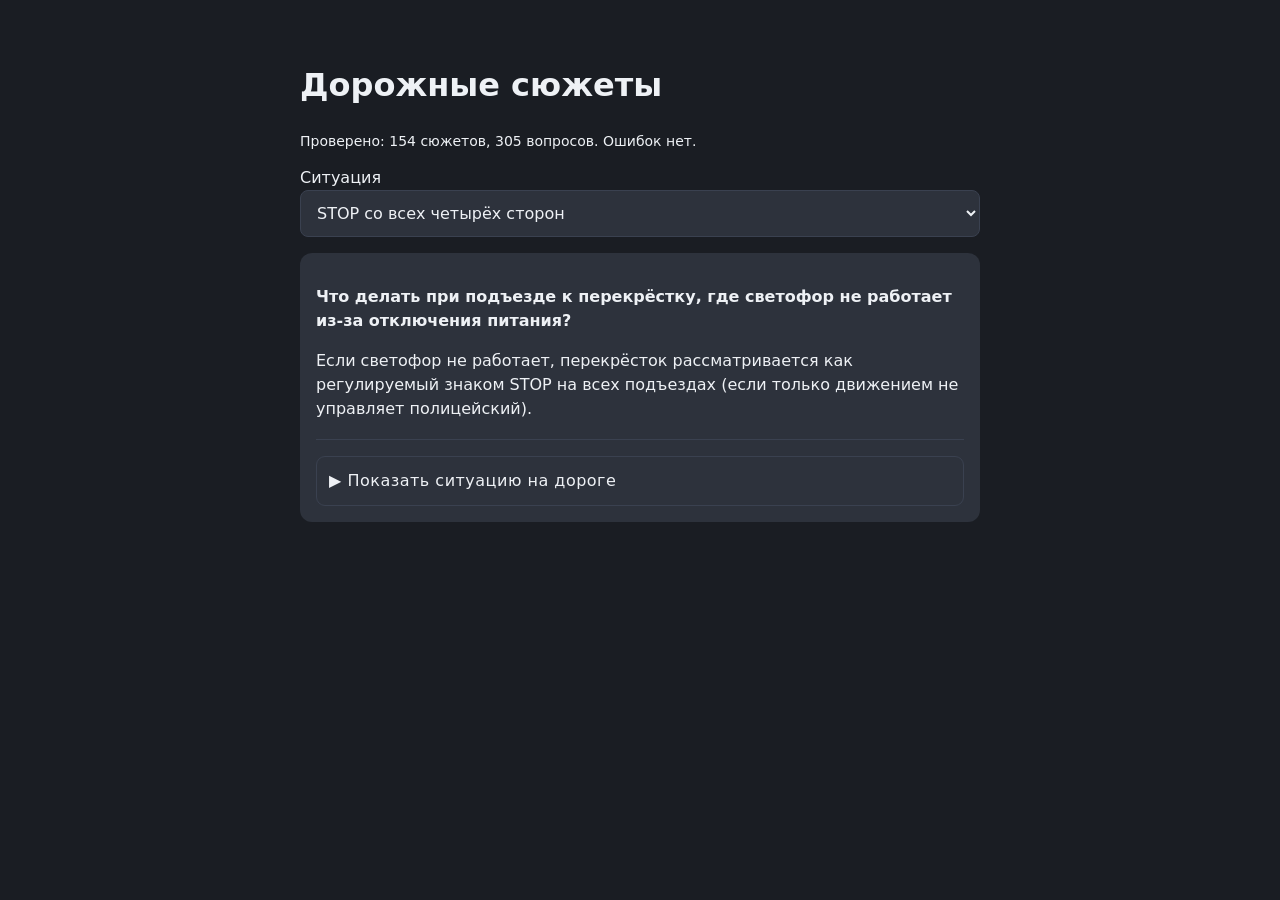
<file: tests/road-scenes.html>
<!doctype html>
<html lang="ru">
<meta charset="utf-8">
<meta name="viewport" content="width=device-width,initial-scale=1">
<title>Проверка дорожных сюжетов</title>
<link rel="stylesheet" href="../road-scenes.css?v=20261007.3">
<style>
:root{--line:#3a4150;--yellow:#f5c518;--whiteline:#eef1f5;--muted:#a5afbd}
body{margin:0;background:#1a1d23;color:var(--whiteline);font:16px/1.5 system-ui,sans-serif}
main{max-width:680px;margin:24px auto;padding:16px}select{width:100%;padding:12px;background:#2d323c;color:inherit;font:inherit;border:1px solid var(--line);border-radius:8px}
.btn{cursor:pointer;font:inherit;border:1px solid var(--line);border-radius:9px;background:transparent;color:inherit;padding:12px}.btn:disabled{opacity:.4;cursor:default}.btn:focus-visible{outline:3px solid var(--yellow);outline-offset:3px}
.exp{background:#2d323c;border-radius:12px;padding:16px;margin-top:16px}#status{font-size:14px}#question{font-weight:600}
</style>
<main>
  <h1>Дорожные сюжеты</h1>
  <p id="status" role="status">Проверка всех связей…</p>
  <label for="scenario">Ситуация</label>
  <select id="scenario"></select>
  <div class="exp"><p id="question"></p><div id="explanation"></div></div>
</main>
<script src="../road-scenarios.js?v=20261007.3"></script>
<script src="../road-scenes.js?v=20261007.3"></script>
<script>
(async()=>{
  // Test fixture uses the actual question data, including questions restored from a session.
  const html=await (await fetch('../index.html')).text();
  const data=html.match(/const QUESTIONS = \[([\s\S]*?)\n\];/)[0];
  const questions=Function(data+';return QUESTIONS')();
  const select=document.getElementById('scenario'),out=document.getElementById('explanation');
  const failures=[];
  for(const [i,c] of ROAD_SCENARIOS.entries()){
    const matches=questions.filter(q=>q.q===c.question&&!q.img);
    if(matches.length!==1)failures.push(c.title+': invalid question mapping');
    if(!RoadScenes.sceneNames.includes(c.scene))failures.push(c.title+': missing factory');
    const holder=document.createElement('div');document.body.append(holder);
    try{
      RoadScenes.mount(holder,{...matches[0]});
      if(!holder.querySelector('svg'))throw Error('no SVG');
      holder.querySelector('.road-demo-toggle').click();
      const next=[...holder.querySelectorAll('button')].find(b=>b.textContent==='Шаг →');
      while(!next.disabled){next.click();if(holder.querySelector('[transform*="NaN"],[d*="NaN"]'))throw Error('invalid coordinates');}
      const seek=holder.querySelector('.rd-seek');
      // Exercise the real draw function between storyboard keyframes as well.
      for(let t=0;t<=Number(seek.max);t+=.125){seek.value=t;seek.dispatchEvent(new Event('input'));if(holder.querySelector('[transform*="NaN"],[d*="NaN"],[opacity*="NaN"]'))throw Error('invalid intermediate frame');}
      for(const n of holder.querySelectorAll('svg *'))for(const attr of ['fill','stroke','filter','marker-end']){
        const id=n.getAttribute(attr)?.match(/^url\(#(.+)\)$/)?.[1];
        if(id&&!holder.querySelector('[id="'+id+'"]'))throw Error('missing SVG paint server: '+id);
      }
      const toggle=holder.querySelector('.rd-guide-toggle input');toggle.click();
      if(holder.querySelector('.rd-routes').getAttribute('visibility')!=='hidden')throw Error('route toggle does not hide guides');
    }catch(e){failures.push(c.title+': '+e.message);}
    holder.remove();
    const option=document.createElement('option');option.value=i;option.textContent=c.title;select.append(option);
  }
  document.getElementById('status').textContent=failures.length?failures.join('\n'):`Проверено: ${ROAD_SCENARIOS.length} сюжетов, ${questions.filter(q=>!q.img).length} вопросов. Ошибок нет.`;
  document.getElementById('status').dataset.failures=failures.length;
  function show(){RoadScenes.stopAll();out.replaceChildren();const c=ROAD_SCENARIOS[select.value];const q=questions.find(q=>q.q===c.question);document.getElementById('question').textContent=q.q;const exp=document.createElement('p');exp.textContent=q.exp;out.append(exp);RoadScenes.mount(out,q);}
  select.addEventListener('change',show);select.value=ROAD_SCENARIOS.findIndex(c=>c.scene==='allStop');show();
  // A contact sheet makes a visual audit of every scene family repeatable.
  const galleryStart=new URL(location.href).searchParams.get('gallery');
  if(galleryStart!==null){
    document.querySelector('main').hidden=true;
    const gallery=document.createElement('main');gallery.style.cssText='max-width:1280px;display:grid;grid-template-columns:repeat(3,minmax(0,1fr));gap:16px';
    const families=[...new Map(ROAD_SCENARIOS.map(c=>[c.scene,c])).values()];
    for(const c of families.slice(Number(galleryStart),Number(galleryStart)+9)){
      const holder=document.createElement('section');holder.className='road-demo';gallery.append(holder);document.body.append(gallery);
      RoadScenes.mount(holder,questions.find(q=>q.q===c.question));holder.querySelector('.road-demo-toggle').click();RoadScenes.stopAll();
      const seek=holder.querySelector('.rd-seek');seek.value=Number(seek.max)*.88;seek.dispatchEvent(new Event('input'));
      const svg=holder.querySelector('svg'),caption=holder.querySelector('.rd-caption'),title=holder.querySelector('h3');holder.replaceChildren(title,svg,caption);
    }
  }
})();
</script>
</html>
</file>
<file: road-scenes.css>
.road-demo{margin-top:18px;padding-top:16px;border-top:1px solid var(--line)}
.road-demo-toggle{width:100%;text-align:left;letter-spacing:.5px;padding:12px 14px;color:var(--yellow);white-space:normal}
.road-demo-body{margin-top:14px;padding:16px;border:1px solid #465260;border-radius:16px;background:linear-gradient(155deg,#303b48,#222b35);box-shadow:0 12px 28px #0b111a30,inset 0 1px 0 #ffffff0b}
.road-demo-body[hidden]{display:none}
.road-demo h3{font-family:'Oswald',sans-serif;font-weight:500;font-size:19px;margin-bottom:10px;color:var(--whiteline)}
.road-demo svg{display:block;width:100%;height:auto;border-radius:12px;background:#23352f;overflow:hidden;border:1px solid #78918944;box-shadow:0 5px 12px #0b151b66,inset 0 1px 0 #ffffff22}
.road-demo .rd-road{fill:#424956}
.road-demo .rd-edge{fill:none;stroke:#e1e7df;stroke-width:3}
.road-demo .rd-white{fill:none;stroke:#dce4e8;stroke-width:2;stroke-dasharray:14 12}
.road-demo .rd-yellow{fill:none;stroke:#f4cf60;stroke-width:3}
.road-demo .rd-bumper{fill:none;stroke:#e0eaf0;stroke-opacity:.65;stroke-width:1}
.road-demo .rd-panel{fill:none;stroke:#152d3b;stroke-opacity:.23;stroke-width:1}
.road-demo .rd-route{opacity:.8}
.road-demo .rd-actor-halo{pointer-events:none}
.road-demo .rd-tag-text{font:600 var(--rd-svg-font,19px) 'Inter',sans-serif;fill:#f5f8fa}
.road-demo .rd-sign-text{font:700 calc(var(--rd-svg-font,19px)*.63) 'Inter',sans-serif;letter-spacing:-.5px}
.road-demo .rd-label{font:var(--rd-svg-font,19px) 'Inter',sans-serif;fill:#eef1f5;paint-order:stroke;stroke:#1a1d23;stroke-width:5;stroke-linejoin:round}
.road-demo .rd-legend{display:flex;flex-wrap:wrap;gap:7px;margin-top:12px;font-size:12px;color:var(--whiteline)}
.road-demo .rd-legend span{display:inline-flex;align-items:center;gap:7px;padding:5px 9px;border:1px solid #6371814d;border-radius:7px;background:#18232d66}
.road-demo .rd-legend span.is-moving{border-color:var(--actor-color);background:#18232dcc;box-shadow:inset 0 -2px 0 var(--actor-color)}
.road-demo .rd-legend i{display:inline-block;width:14px;height:9px;border-radius:3px;box-shadow:inset 0 1px 1px #ffffff90,0 2px 3px #0006}
.road-demo .rd-guide-toggle{display:flex;align-items:center;gap:8px;width:fit-content;min-height:44px;font-size:12px;color:#c7d3df;cursor:pointer}
.road-demo .rd-guide-toggle input{width:17px;height:17px;accent-color:var(--yellow);cursor:pointer}
.road-demo .rd-instruction{display:flex;align-items:flex-start;gap:12px;padding:13px;margin:4px 0 14px;border:1px solid #f5c51836;border-radius:10px;background:linear-gradient(110deg,#f5c5180c,#101c2966)}
.road-demo .rd-instruction-number{display:grid;place-items:center;flex:0 0 27px;height:27px;border:1px solid #f5c51888;border-radius:8px;background:#f5c5181a;color:#ffe284;font-size:14px;font-weight:700}
.road-demo .rd-caption{min-height:3.2em;margin:0;color:#f0f4f8;font-size:14px;line-height:1.65}
.road-demo .rd-controls{display:flex;flex-wrap:wrap;gap:8px;align-items:center}
.road-demo .rd-controls button{min-height:44px;padding:9px 12px;font-size:13px;background:linear-gradient(#3a4654,#2c3744);border-color:#61708466;box-shadow:inset 0 1px 0 #ffffff0b,0 2px 3px #10172133}
.road-demo .rd-controls button:first-child{color:#ffe389;border-color:#f5c51866;background:linear-gradient(#f5c51818,#f5c51808)}
.road-demo .rd-step-count{color:var(--muted);font-size:13px;margin-left:auto}
.road-demo .rd-seek{display:block;width:100%;accent-color:var(--yellow);margin-top:10px;min-height:32px;cursor:pointer}
.road-demo .rd-note{font-size:12px;color:var(--muted);margin-top:5px}
@media(max-width:480px){.road-demo-body{padding:10px;border-radius:12px}.road-demo h3{font-size:18px}.road-demo .rd-instruction{gap:9px;padding:10px}.road-demo .rd-legend{gap:5px}.road-demo .rd-legend span{padding:4px 7px}}
@media(max-width:400px){.road-demo .rd-controls{gap:6px}.road-demo .rd-controls button{flex:1 1 auto;padding:9px}.road-demo .rd-step-count{flex-basis:100%;margin:0;text-align:center}}
</file>
